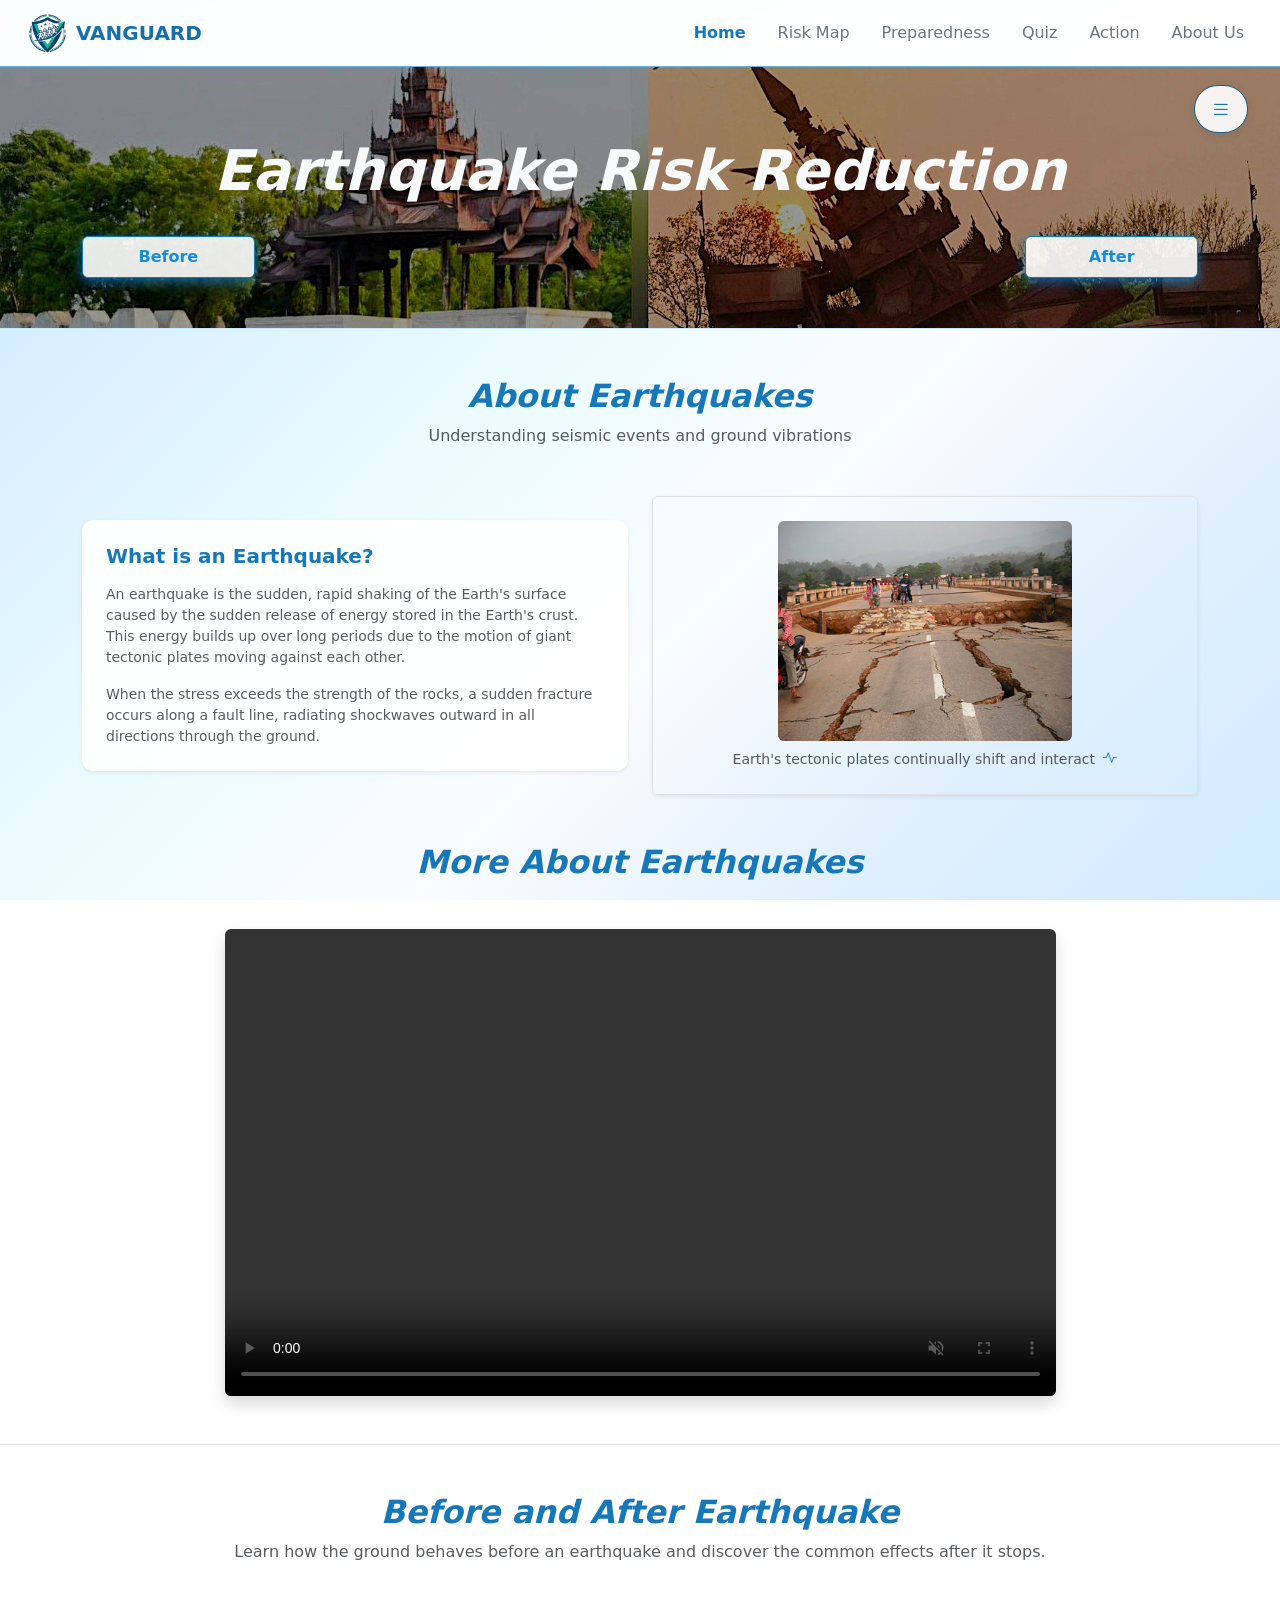
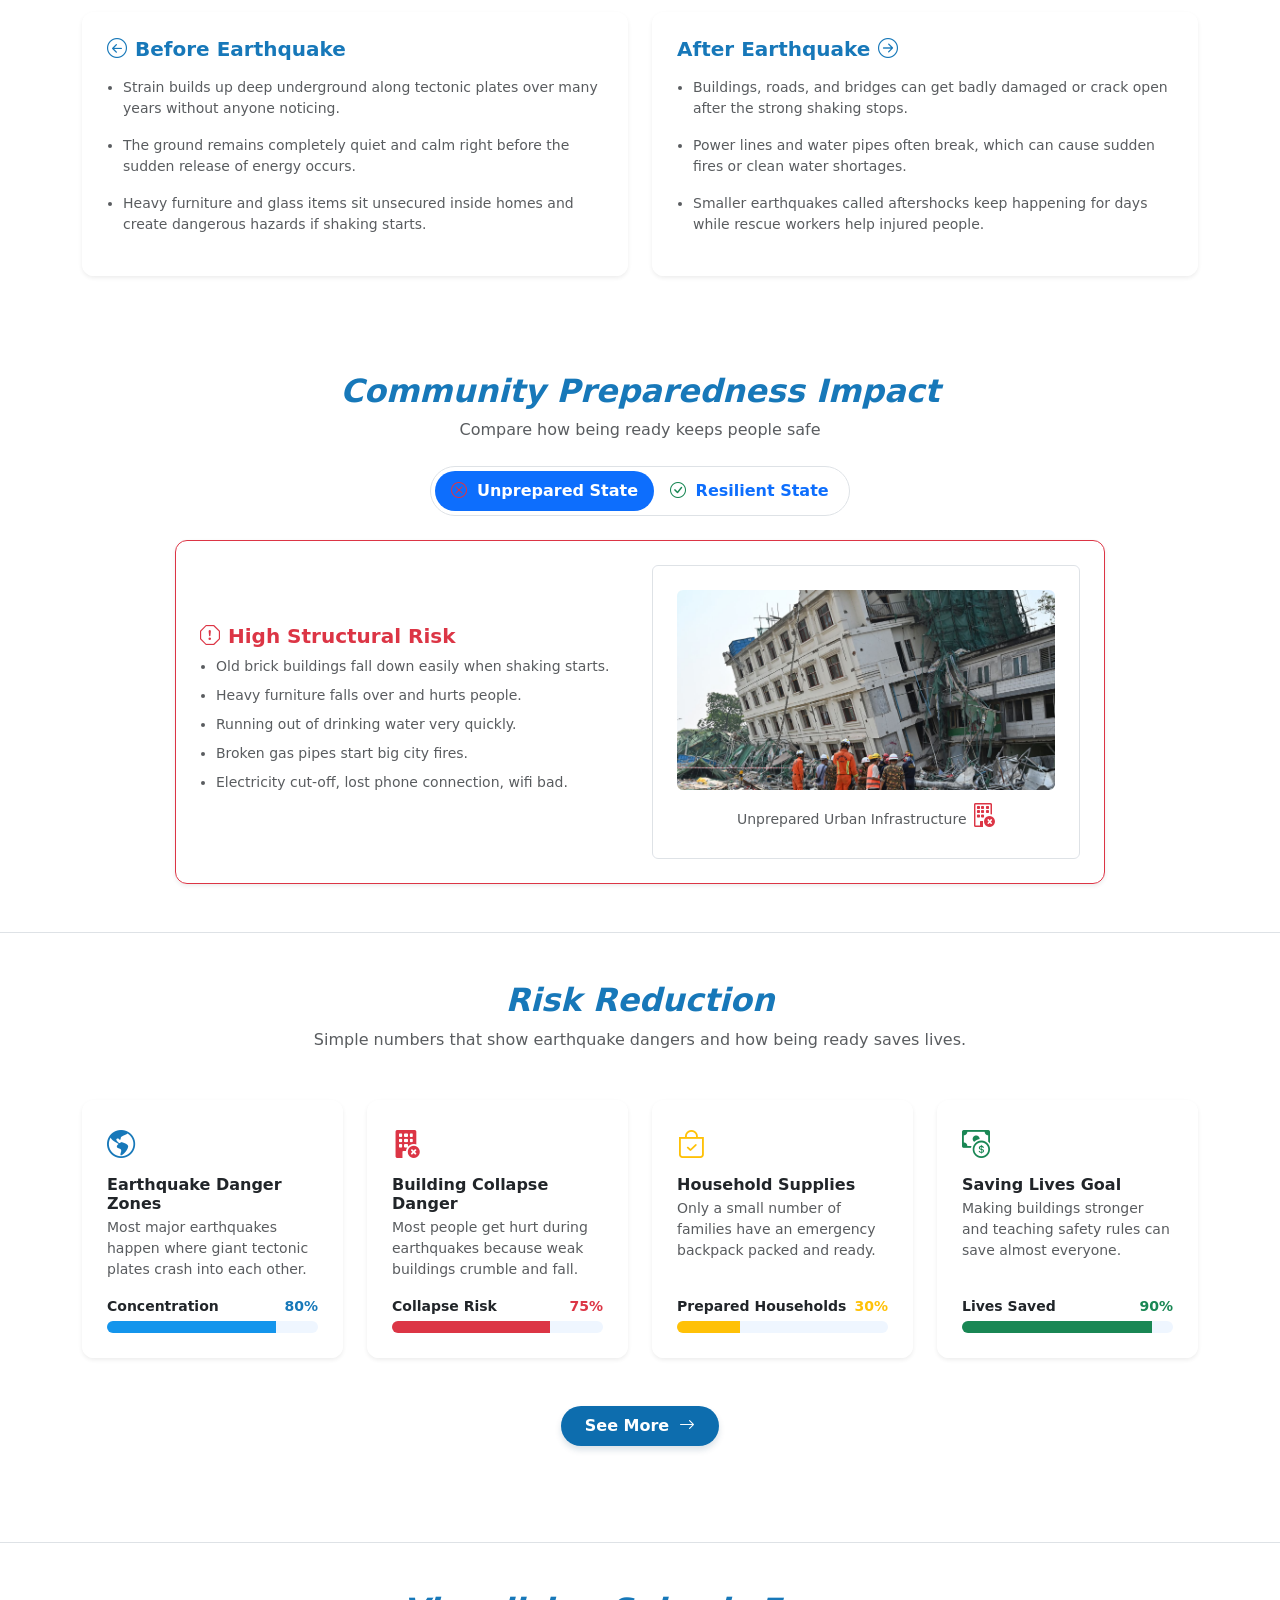
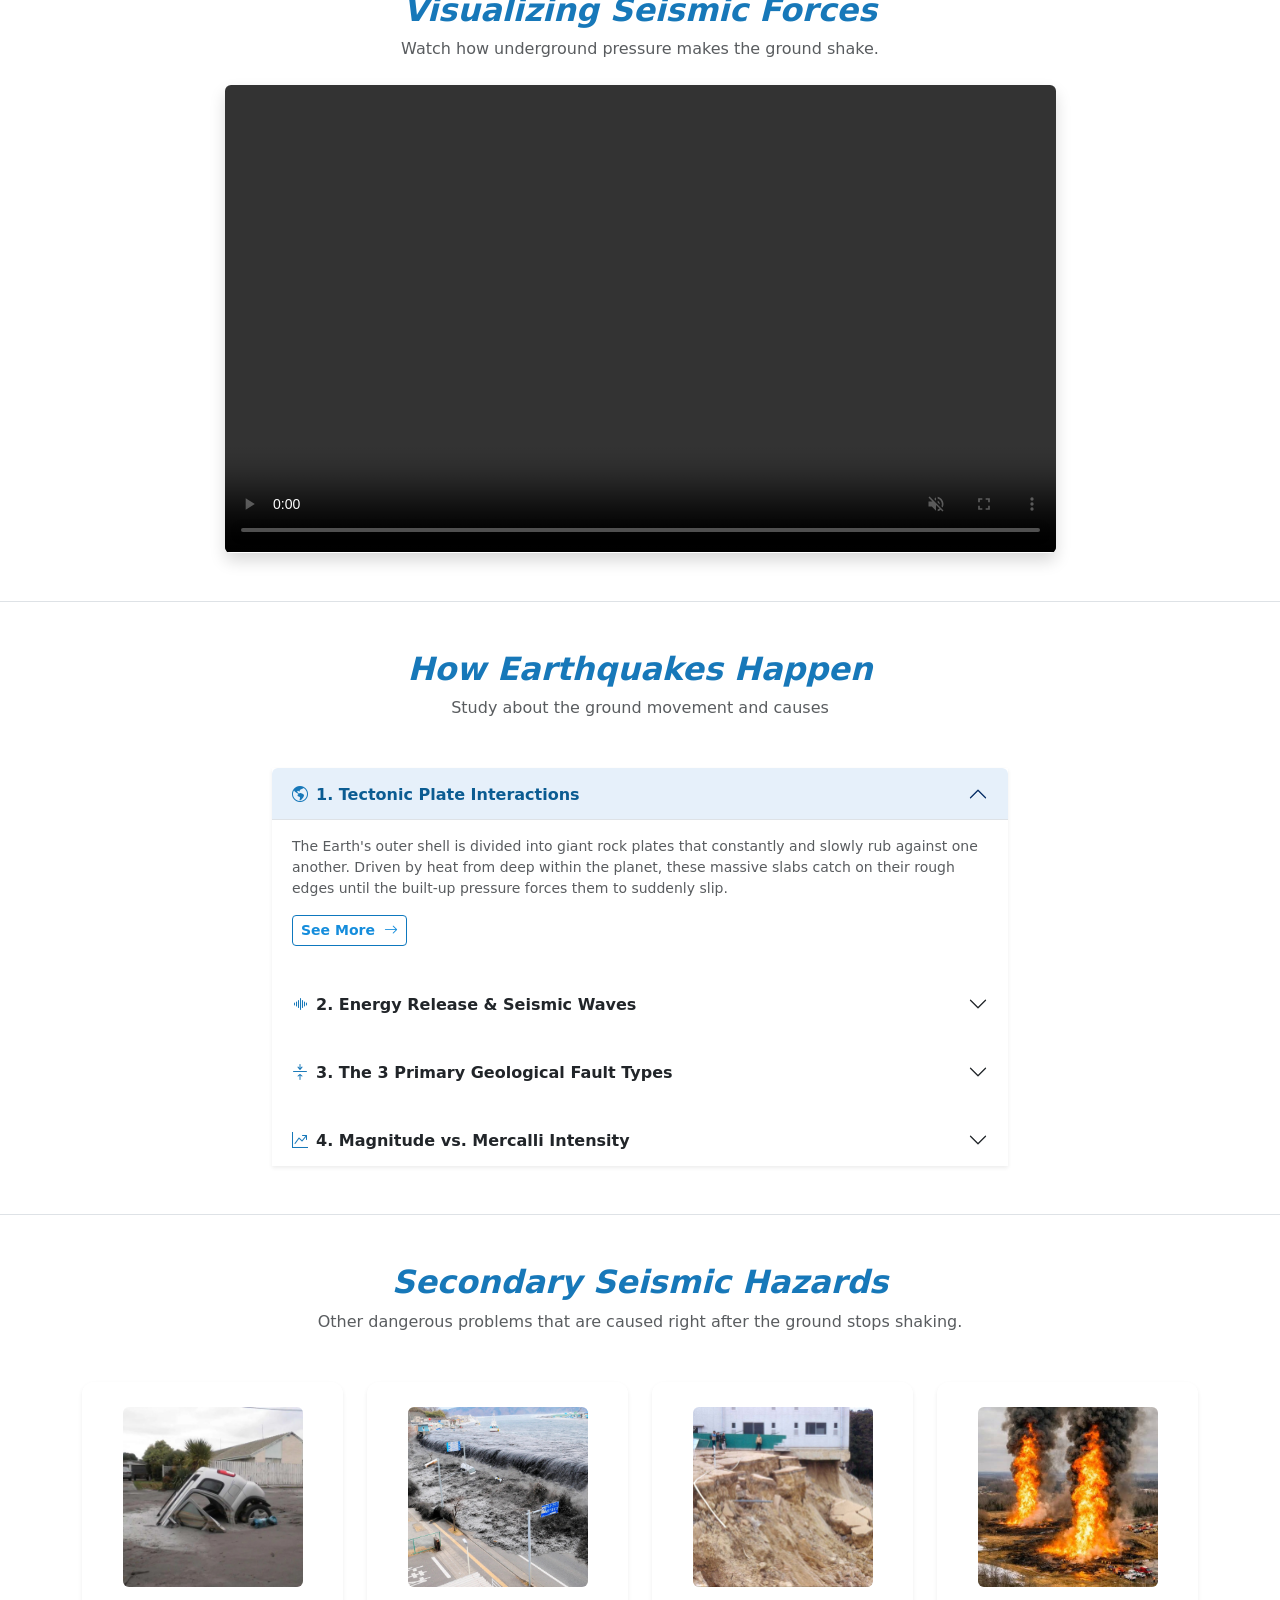
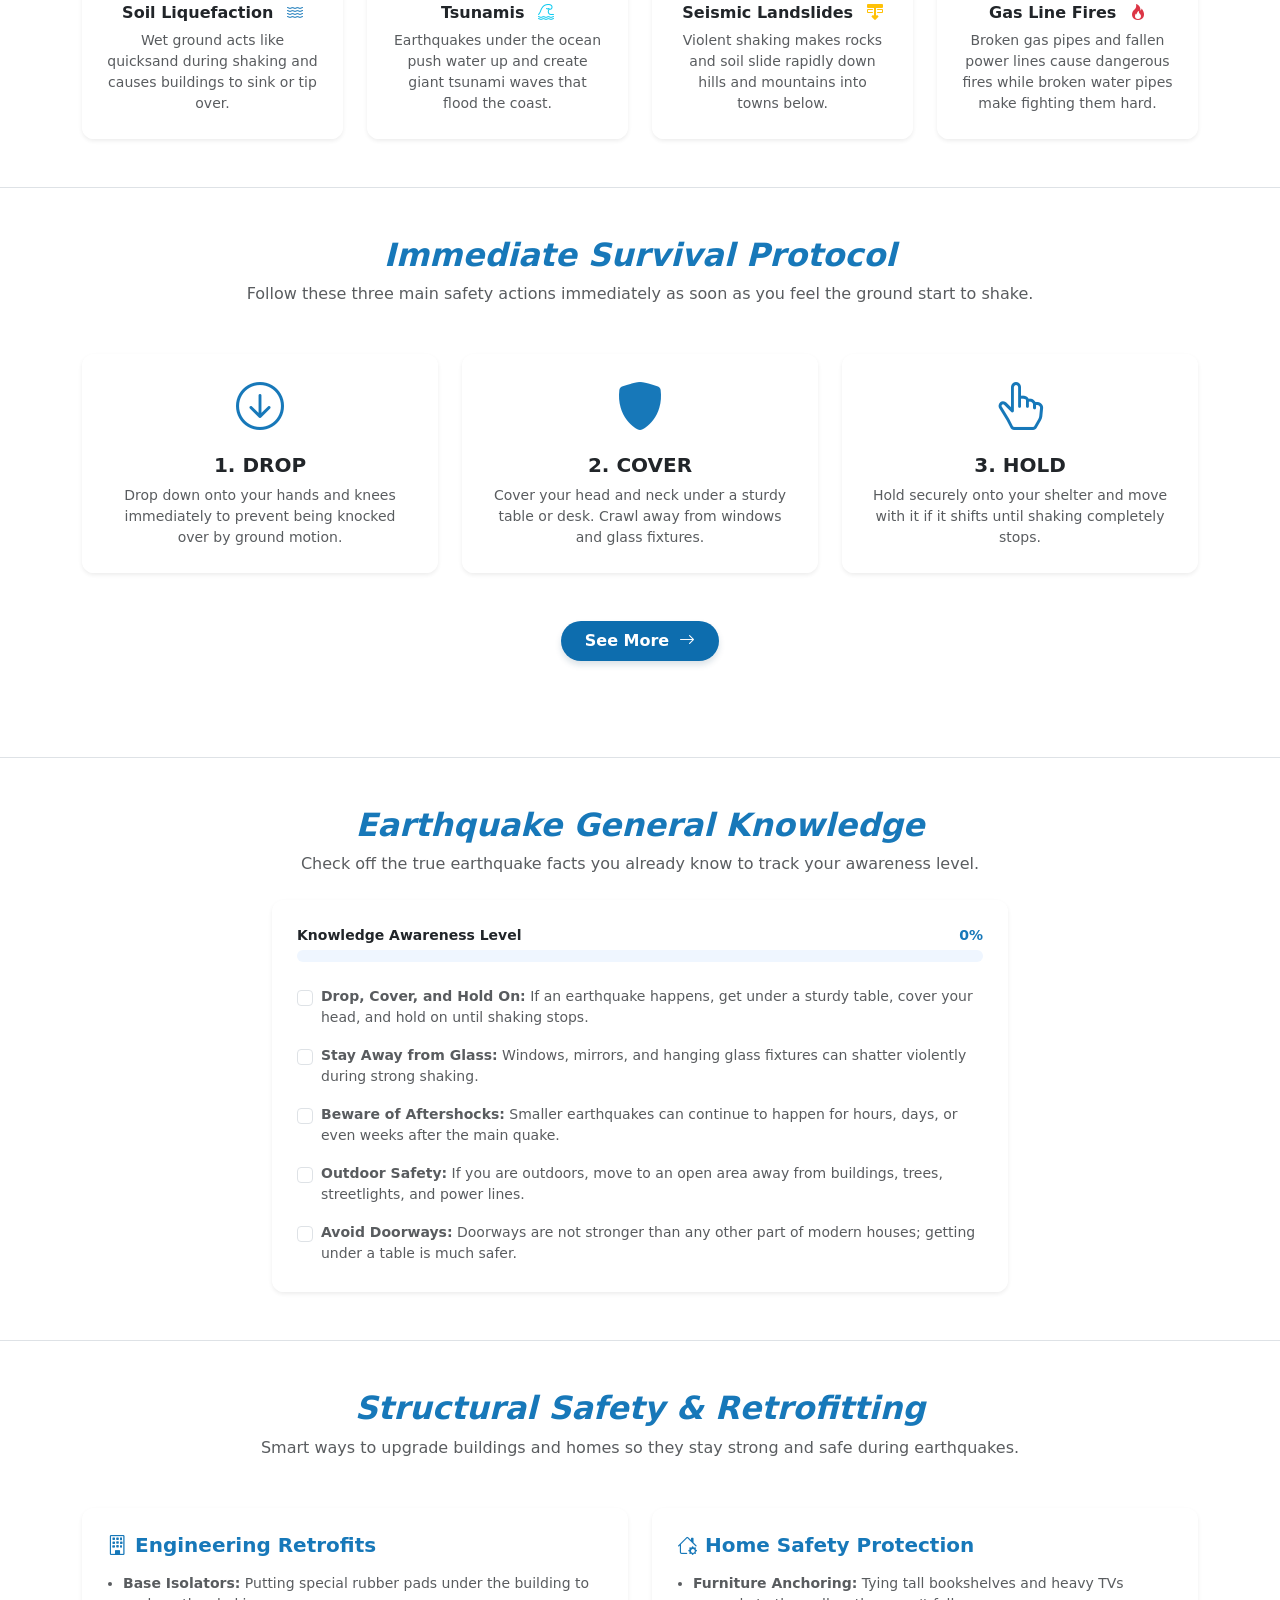
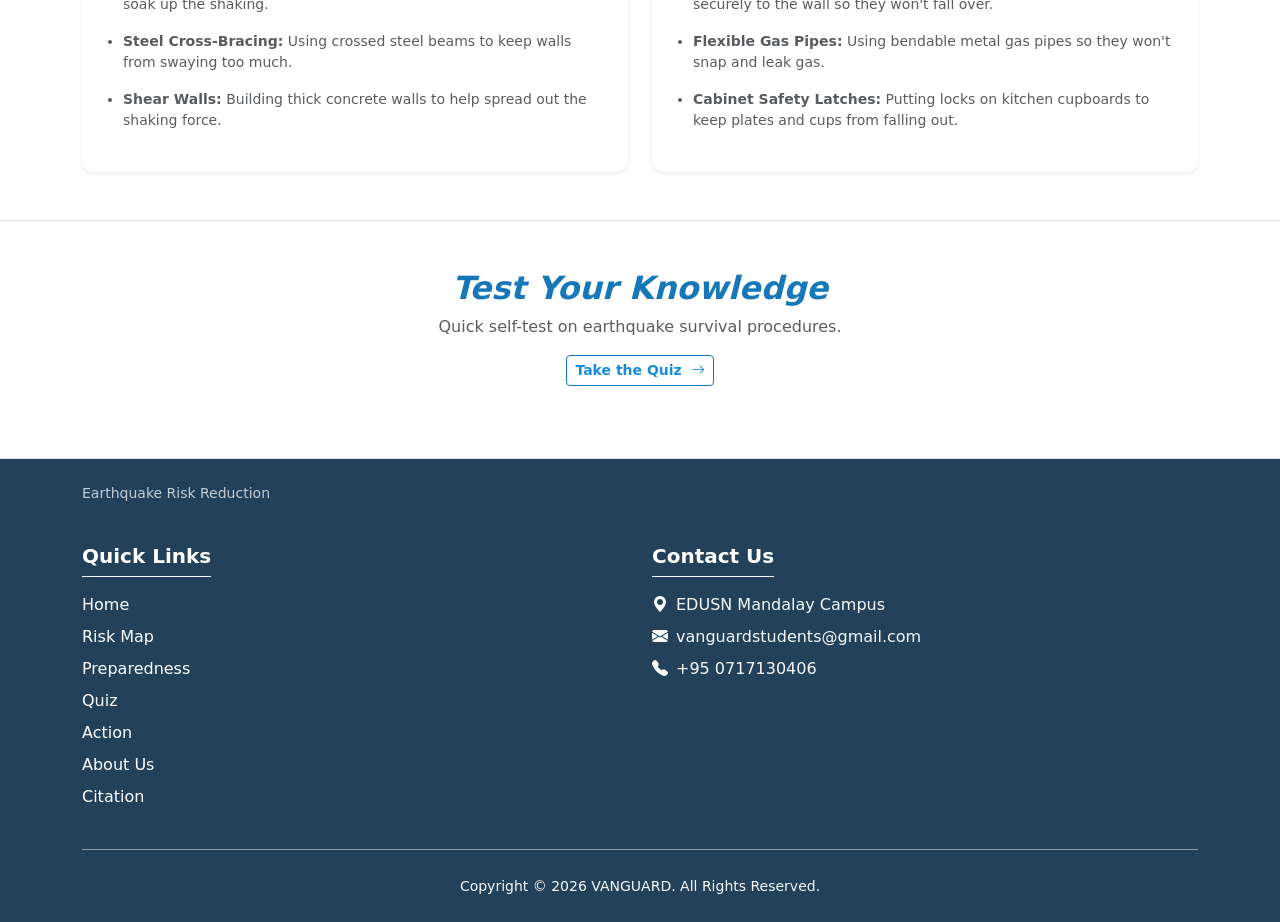
<file: index.html>
<!DOCTYPE html>
<html lang="en">
<head>
  <meta charset="UTF-8">
  <meta name="viewport" content="width=device-width, initial-scale=1.0">
  <title>VANGUARD</title>
  <link rel="stylesheet" href="https://cdn.jsdelivr.net/npm/bootstrap@5.3.3/dist/css/bootstrap.min.css">
  <link rel="stylesheet" href="https://cdn.jsdelivr.net/npm/bootstrap-icons@1.11.3/font/bootstrap-icons.min.css">
  <link rel="stylesheet" href="https://unpkg.com/aos@2.3.1/dist/aos.css">
  <script src="https://cdn.jsdelivr.net/npm/bootstrap@5.3.3/dist/js/bootstrap.bundle.min.js"></script>
  <script src="https://unpkg.com/aos@2.3.1/dist/aos.js"></script>
  <link rel="stylesheet" href="style.css">
  <link rel="shortcut icon" href="media/logo.png">
</head>
<body class="background">

  <!-- NAVBAR -->
  <nav class="navbar navbar-expand-lg sticky-top px-2 px-sm-3" data-aos="fade-down" data-aos-duration="600">
    <div class="container-fluid">

      <a class="navbar-brand d-flex align-items-center gap-2" href="index.html">
        <img src="media/logo.png" alt="logo" width="40" height="40" class="img-fluid">
        <span>VANGUARD</span>
      </a>

      <button class="navbar-toggler border-0" type="button" data-bs-toggle="collapse" data-bs-target="#navMenu" aria-controls="navMenu" aria-expanded="false" aria-label="Toggle navigation">
        <span class="navbar-toggler-icon"></span>
      </button>

      <div class="collapse navbar-collapse" id="navMenu">
        <ul class="navbar-nav ms-auto flex-column flex-lg-row gap-2 gap-lg-3 fw-medium my-2 my-lg-0">
          <li class="nav-item">
            <a class="nav-link active text-dark-blue fw-bold" href="index.html">Home</a>
          </li>
          <li class="nav-item">
            <a class="nav-link text-secondary" href="pages/riskmap.html">Risk Map</a>
          </li>
          <li class="nav-item">
            <a class="nav-link text-secondary" href="pages/preparedness.html">Preparedness</a>
          </li>
          <li class="nav-item">
            <a class="nav-link text-secondary" href="pages/quiz.html">Quiz</a>
          </li>
          <li class="nav-item">
            <a class="nav-link text-secondary" href="pages/action.html">Action</a>
          </li>
          <li class="nav-item">
            <a class="nav-link text-secondary" href="pages/aboutus.html">About Us</a>
          </li>
        </ul>
      </div>
    </div>
  </nav>

  <section class="hero-section text-center position-relative px-3" data-aos="fade">
    
    <div class="hero-menu-toggle px-2 d-none d-lg-block">
      <button class="btn rounded-pill px-3 py-2 fw-semibold d-flex align-items-center gap-2" type="button" data-bs-toggle="offcanvas" data-bs-target="#offcanvasNavbar">
        <i class="bi bi-list fs-5"></i>
      </button>
    </div>

    <div class="container position-relative">
      <div class="mb-3" data-aos="zoom-in" data-aos-delay="200">
        <h1 class="display-4 fw-bold text-light fst-italic">Earthquake Risk Reduction</h1>
      </div>
    
      <div class="row align-items-center justify-content-between g-3 mt-3">
        <div class="col-12 col-md-3 col-lg-2 text-md-start d-none d-md-block" data-aos="fade-right" data-aos-delay="400">
          <a href="#before" class="btn btn-dark-blue side-btn px-4 py-2 w-100">Before</a>
        </div>
        <div class="col-12 col-md-3 col-lg-2 text-md-end d-none d-md-block" data-aos="fade-left" data-aos-delay="400">
          <a href="#after" class="btn btn-dark-blue side-btn px-4 py-2 w-100">After</a>
        </div>
      </div>
    </div>
  </section>

  <!-- MENU -->
  <div class="offcanvas offcanvas-end shadow" tabindex="-1" id="offcanvasNavbar">
    <div class="offcanvas-header border-bottom">
      <h5 class="offcanvas-title fw-bold text-dark-blue d-flex align-items-center gap-2">
        <img src="media/logo.png" alt="logo" width="35" height="35">
        VANGUARD Menu
      </h5>
      <button type="button" class="btn-close" data-bs-dismiss="offcanvas" aria-label="Close"></button>
    </div>
    <div class="offcanvas-body">
      <ul class="navbar-nav justify-content-end flex-grow-1 pe-3">
        <li class="nav-item mb-2"><a class="nav-link active fw-bold text-dark-blue" href="index.html"><i class="bi bi-house-door me-2"></i>Home</a></li>
        <li class="nav-item mb-2"><a class="nav-link" href="#about-earthquake"><i class="bi bi-info-circle me-2"></i>About Earthquakes</a></li>
        <li class="nav-item mb-2"><a class="nav-link" href="#beforeafter"><i class="bi bi-sliders me-2"></i>Before and After Earthquake</a></li>
        <li class="nav-item mb-2"><a class="nav-link" href="#states"><i class="bi bi-building-check me-2"></i>Community Preparedness Impact</a></li>
        <li class="nav-item mb-2"><a class="nav-link" href="#stats"><i class="bi bi-bar-chart me-2"></i>Risk Reduction</a></li>
        <li class="nav-item mb-2"><a class="nav-link" href="#video"><i class="bi bi-play-btn me-2"></i>Visualizing Seismic Forces</a></li>
        <li class="nav-item mb-2"><a class="nav-link" href="#science"><i class="bi bi-journal-text me-2"></i>How Earthquakes Happen</a></li>
        <li class="nav-item mb-2"><a class="nav-link" href="#hazards"><i class="bi bi-exclamation-triangle me-2"></i>Secondary Seismic Hazards</a></li>
        <li class="nav-item mb-2"><a class="nav-link" href="#prepare"><i class="bi bi-check2-square me-2"></i>Immediate Survival Protocol</a></li>
        <li class="nav-item mb-2"><a class="nav-link" href="#knowledge"><i class="bi bi-backpack me-2"></i>Earthquake General Knowledge</a></li>
        <li class="nav-item mb-2"><a class="nav-link" href="#retrofitting"><i class="bi bi-building me-2"></i>Structural Safety & Retrofitting</a></li>
        <li class="nav-item mb-2"><a class="nav-link" href="#quiz"><i class="bi bi-patch-question me-2"></i>Test Your Knowledge</a></li>
      </ul>
      <div class="mt-4 p-3 rounded border shadow-sm">
        <small class="text-muted d-block mb-1">Year 9 PBL Project</small>
        <strong class="text-dark">Earthquake Risk Reduction</strong>
      </div>
    </div>
  </div>

  <!-- ABOUT EARTHQUAKE -->
  <section id="about-earthquake" class="py-5 border-bottom">
    <div class="container">
      <div class="text-center mb-5" data-aos="fade-up">
        <h2 class="fw-bold text-dark-blue fst-italic">About Earthquakes</h2>
        <p class="text-muted">Understanding seismic events and ground vibrations</p>
      </div>
      <div class="row g-4 align-items-center">
        <div class="col-md-6" data-aos="fade-right">
          <div class="card p-4 h-100 shadow-sm border-0">
            <h5 class="fw-bold text-dark-blue mb-3">What is an Earthquake?</h5>
            <p class="text-muted small mb-3">
              An earthquake is the sudden, rapid shaking of the Earth's surface caused by the sudden release of energy stored in the Earth's crust. This energy builds up over long periods due to the motion of giant tectonic plates moving against each other.
            </p>
            <p class="text-muted small mb-0">
              When the stress exceeds the strength of the rocks, a sudden fracture occurs along a fault line, radiating shockwaves outward in all directions through the ground.
            </p>
          </div>
        </div>
        <div class="col-md-6" data-aos="fade-left">
          <div class="p-4 text-center rounded border shadow-sm">
            <img src="media/eq.jpg" class="img-fluid rounded mb-2 style-img-max" style="max-height: 220px; object-fit: cover;" alt="Earthquake illustration">
            <p class="small text-muted mb-0">Earth's tectonic plates continually shift and interact <i class="bi bi-activity text-dark-blue ms-1"></i></p>
          </div>
        </div>
      </div>
    </div>

    <div class="container mt-3">
      <h2 class="fw-bold text-dark-blue fst-italic text-center mt-5 mb-5" data-aos="fade-up">More About Earthquakes</h2>
      <div class="row justify-content-center" data-aos="zoom-in">
        <div class="col-lg-9">
          <div class="ratio ratio-16x9 rounded overflow-hidden shadow">
            <video src="media/about earthquakes.mp4" controls muted class="w-100 h-100"></video>
          </div>
        </div>
      </div>
    </div>
  </section>

  <!-- Before After -->
  <section id="beforeafter" class="py-5">
    <div class="container">
      <div class="text-center mb-5" data-aos="fade-up">
        <h2 class="fw-bold text-dark-blue fst-italic">Before and After Earthquake</h2>
        <p class="text-muted">Learn how the ground behaves before an earthquake and discover the common effects after it stops.</p>
      </div>

      <div class="row g-4" id="before">
        <div class="col-md-6" data-aos="fade-right">
          <div class="card p-4 h-100 shadow-sm">
            <h5 class="fw-bold text-dark-blue mb-3"><i class="bi bi-arrow-left-circle me-2"></i>Before Earthquake</h5>
            <ul class="text-muted small ps-3 mb-0">
              <li class="mb-3">Strain builds up deep underground along tectonic plates over many years without anyone noticing.</li>
              <li class="mb-3">The ground remains completely quiet and calm right before the sudden release of energy occurs.</li>
              <li class="mb-3">Heavy furniture and glass items sit unsecured inside homes and create dangerous hazards if shaking starts.</li>
            </ul>
          </div>
        </div>

        <div class="col-md-6" id="after" data-aos="fade-left">
          <div class="card p-4 h-100 shadow-sm">
            <h5 class="fw-bold text-dark-blue mb-3">After Earthquake<i class="bi bi-arrow-right-circle ms-2"></i></h5>
            <ul class="text-muted small ps-3 mb-0">
              <li class="mb-3">Buildings, roads, and bridges can get badly damaged or crack open after the strong shaking stops.</li>
              <li class="mb-3">Power lines and water pipes often break, which can cause sudden fires or clean water shortages.</li>
              <li class="mb-3">Smaller earthquakes called aftershocks keep happening for days while rescue workers help injured people.</li>
            </ul>
          </div>
        </div>
      </div>
    </div>
  </section>

  <!-- TWO BUILDINGS -->
  <section id="states" class="py-5 border-bottom">
    <div class="container">
      <div class="text-center mb-4" data-aos="fade-up">
        <h2 class="fw-bold text-dark-blue fst-italic">Community Preparedness Impact</h2>
        <p class="text-muted">Compare how being ready keeps people safe</p>
      </div>

      <div class="d-flex justify-content-center mb-4" data-aos="zoom-in">
        <ul class="nav nav-pills p-1 rounded-pill border flex-column flex-sm-row" role="tablist">
          <li class="nav-item" role="presentation">
            <button class="nav-link active rounded-pill fw-bold w-100" id="before-tab" data-bs-toggle="pill" data-bs-target="#tab-before" type="button" role="tab">
              <i class="bi bi-x-circle me-1 text-danger"></i> Unprepared State
            </button>
          </li>
          <li class="nav-item" role="presentation">
            <button class="nav-link rounded-pill fw-bold w-100" id="after-tab" data-bs-toggle="pill" data-bs-target="#tab-after" type="button" role="tab">
              <i class="bi bi-check-circle me-1 text-success"></i> Resilient State
            </button>
          </li>
        </ul>
      </div>

      <div class="tab-content col-lg-10 mx-auto" data-aos="fade-up">
        <div class="tab-pane fade show active" id="tab-before" role="tabpanel">
          <div class="card p-4 border-danger border-opacity-20 shadow-sm">
            <div class="row align-items-center g-4">
              <div class="col-md-6">
                <h5 class="fw-bold text-danger"><i class="bi bi-exclamation-octagon me-2"></i>High Structural Risk</h5>
                <ul class="text-muted small ps-3 mb-0">
                  <li class="mb-2">Old brick buildings fall down easily when shaking starts.</li>
                  <li class="mb-2">Heavy furniture falls over and hurts people.</li>
                  <li class="mb-2">Running out of drinking water very quickly.</li>
                  <li class="mb-2">Broken gas pipes start big city fires.</li>
                  <li class="mb-2">Electricity cut-off, lost phone connection, wifi bad.</li>
                </ul>
              </div>
              <div class="col-md-6 text-center">
                <div class="p-4 rounded border">
                  <img src="media/collapse.jpg" class="img-fluid rounded" style="max-height: 200px; width: 100%; object-fit: cover;" alt="Collapse">
                  <p class="small text-muted mt-2 mb-0">Unprepared Urban Infrastructure <i class="bi bi-building-x fs-4 text-danger"></i></p>
                </div>
              </div>
            </div>
          </div>
        </div>

        <div class="tab-pane fade" id="tab-after" role="tabpanel">
          <div class="card p-4 border-success border-opacity-20 shadow-sm">
            <div class="row align-items-center g-4">
              <div class="col-md-6">
                <h5 class="fw-bold text-success"><i class="bi bi-shield-check me-2"></i>Mitigated Seismic Risk</h5>
                <ul class="text-muted small ps-3 mb-0">
                  <li class="mb-2">Strong buildings that stop the ground shaking from hurting them.</li>
                  <li class="mb-2">Gas pipes that turn off by themselves so they don't leak.</li>
                  <li class="mb-2">Families having a backpack with 3 days of food and water.</li>
                  <li class="mb-2">Knowing right away to get under a table and hold on.</li>
                  <li class="mb-2">Backup power systems emergency mesh networks, community communication protocols.</li>
                </ul>
              </div>
              <div class="col-md-6 text-center">
                <div class="p-4 rounded border">
                  <img src="media/strong.webp" class="img-fluid rounded" style="max-height: 200px; width: 100%; object-fit: cover;" alt="Strong Structure">
                  <p class="small text-muted mt-2 mb-0">Seismically Retrofitted Architecture <i class="bi bi-building-check fs-4 text-success"></i></p>
                </div>
              </div>
            </div>
          </div>
        </div>
      </div>
    </div>
  </section>

  <!-- PROGRESS BARS -->
  <section id="stats" class="py-5">
    <div class="container">
      <div class="text-center mb-5" data-aos="fade-up">
        <h2 class="fw-bold text-dark-blue fst-italic">Risk Reduction</h2>
        <p class="text-muted">Simple numbers that show earthquake dangers and how being ready saves lives.</p>
      </div>

      <div class="row g-4">
        <div class="col-sm-6 col-lg-3" data-aos="fade-up" data-aos-delay="100">
          <div class="card p-4 h-100 shadow-sm">
            <div class="fs-3 text-dark-blue mb-2"><i class="bi bi-globe-americas"></i></div>
            <h6 class="fw-bold mb-1">Earthquake Danger Zones</h6>
            <p class="text-muted small">Most major earthquakes happen where giant tectonic plates crash into each other.</p>
            <div class="mt-auto">
              <div class="d-flex justify-content-between small fw-bold mb-1">
                <span>Concentration</span>
                <span class="text-dark-blue">80%</span>
              </div>
              <div class="progress"><div class="progress-bar bg-dark-blue" style="width: 80%"></div></div>
            </div>
          </div>
        </div>

        <div class="col-sm-6 col-lg-3" data-aos="fade-up" data-aos-delay="200">
          <div class="card p-4 h-100 shadow-sm">
            <div class="fs-3 text-danger mb-2"><i class="bi bi-building-fill-x"></i></div>
            <h6 class="fw-bold mb-1">Building Collapse Danger</h6>
            <p class="text-muted small">Most people get hurt during earthquakes because weak buildings crumble and fall.</p>
            <div class="mt-auto">
              <div class="d-flex justify-content-between small fw-bold mb-1">
                <span>Collapse Risk</span>
                <span class="text-danger">75%</span>
              </div>
              <div class="progress"><div class="progress-bar bg-danger" style="width: 75%"></div></div>
            </div>
          </div>
        </div>

        <div class="col-sm-6 col-lg-3" data-aos="fade-up" data-aos-delay="300">
          <div class="card p-4 h-100 shadow-sm">
            <div class="fs-3 text-warning mb-2"><i class="bi bi-bag-check"></i></div>
            <h6 class="fw-bold mb-1">Household Supplies</h6>
            <p class="text-muted small">Only a small number of families have an emergency backpack packed and ready.</p>
            <div class="mt-auto">
              <div class="d-flex justify-content-between small fw-bold mb-1">
                <span>Prepared Households</span>
                <span class="text-warning">30%</span>
              </div>
              <div class="progress"><div class="progress-bar bg-warning" style="width: 30%"></div></div>
            </div>
          </div>
        </div>

        <div class="col-sm-6 col-lg-3" data-aos="fade-up" data-aos-delay="400">
          <div class="card p-4 h-100 shadow-sm">
            <div class="fs-3 text-success mb-2"><i class="bi bi-cash-coin"></i></div>
            <h6 class="fw-bold mb-1">Saving Lives Goal</h6>
            <p class="text-muted small">Making buildings stronger and teaching safety rules can save almost everyone.</p>
            <div class="mt-auto">
              <div class="d-flex justify-content-between small fw-bold mb-1">
                <span>Lives Saved</span>
                <span class="text-success">90%</span>
              </div>
              <div class="progress"><div class="progress-bar bg-success" style="width: 90%"></div></div>
            </div>
          </div>
        </div>
      </div>
    </div>

    <div class="text-center mt-5 mb-5" data-aos="zoom-in">
      <a href="pages/riskmap.html" class="btn seemore px-4 py-2 rounded-pill fw-bold">
        See More <i class="bi bi-arrow-right ms-1"></i>
      </a>
    </div>
  </section>

  <!-- VIDEO -->
  <section id="video" class="py-5 border-top border-bottom">
    <div class="container">
      <div class="text-center mb-4" data-aos="fade-up">
        <h2 class="fw-bold text-dark-blue fst-italic">Visualizing Seismic Forces</h2>
        <p class="text-muted">Watch how underground pressure makes the ground shake.</p>
      </div>

      <div class="row justify-content-center" data-aos="zoom-in">
        <div class="col-lg-9">
          <div class="ratio ratio-16x9 rounded overflow-hidden shadow">
            <video src="media/seismic forces.mp4" controls muted class="w-100 h-100"></video>
          </div>
        </div>
      </div>
    </div>
  </section>

  <!-- SCIENCE -->
  <section id="science" class="py-5">
    <div class="container">
      <div class="text-center mb-5" data-aos="fade-up">
        <h2 class="fw-bold text-dark-blue fst-italic">How Earthquakes Happen</h2>
        <p class="text-muted">Study about the ground movement and causes</p>
      </div>

      <div class="row justify-content-center">
        <div class="col-lg-8" data-aos="fade-up">
          <div class="accordion shadow-sm" id="scienceAccordion">
            <div class="accordion-item border-0 mb-3 rounded overflow-hidden border">
              <h2 class="accordion-header">
                <button class="accordion-button fw-bold" type="button" data-bs-toggle="collapse" data-bs-target="#collapseOne">
                  <i class="bi bi-globe-americas text-dark-blue me-2"></i> 1. Tectonic Plate Interactions
                </button>
              </h2>
              <div id="collapseOne" class="accordion-collapse collapse show" data-bs-parent="#scienceAccordion">
                <div class="accordion-body text-muted small">
                  The Earth's outer shell is divided into giant rock plates that constantly and slowly rub against one another. Driven by heat from deep within the planet, these massive slabs catch on their rough edges until the built-up pressure forces them to suddenly slip.
                  <div class="mt-3">
                    <a href="pages/riskmap.html" class="btn btn-dark-blue btn-sm fw-bold">See More <i class="bi bi-arrow-right ms-1"></i></a>
                  </div>
                </div>
              </div>
            </div>

            <div class="accordion-item border-0 mb-3 rounded overflow-hidden border">
              <h2 class="accordion-header">
                <button class="accordion-button collapsed fw-bold" type="button" data-bs-toggle="collapse" data-bs-target="#collapseTwo">
                  <i class="bi bi-soundwave text-dark-blue me-2"></i> 2. Energy Release & Seismic Waves
                </button>
              </h2>
              <div id="collapseTwo" class="accordion-collapse collapse" data-bs-parent="#scienceAccordion">
                <div class="accordion-body text-muted small">
                  Deep underground, rocks endure intense pressure that slowly builds up over time. When the rock can no longer handle the stress, it snaps and breaks. This sudden release of energy sends fast-moving waves racing upward toward the surface, creating the ground shaking we experience.
                  <div class="mt-3">
                    <a href="pages/riskmap.html" class="btn btn-dark-blue btn-sm fw-bold">See More <i class="bi bi-arrow-right ms-1"></i></a>
                  </div>
                </div>
              </div>
            </div>

            <div class="accordion-item border-0 mb-3 rounded overflow-hidden border">
              <h2 class="accordion-header">
                <button class="accordion-button collapsed fw-bold" type="button" data-bs-toggle="collapse" data-bs-target="#collapseThree">
                  <i class="bi bi-arrows-collapse text-dark-blue me-2"></i> 3. The 3 Primary Geological Fault Types
                </button>
              </h2>
              <div id="collapseThree" class="accordion-collapse collapse" data-bs-parent="#scienceAccordion">
                <div class="accordion-body text-muted small">
                  <ul>
                    <li><strong>Strike-Slip Fault:</strong> Two large pieces of land slide past each other horizontally side by side.</li>
                    <li><strong>Normal Fault:</strong> The ground stretches apart from tension and causes one side of the rock to drop lower.</li>
                    <li><strong>Reverse Fault:</strong> Two pieces of ground push together until one piece gets pushed up higher than the other.</li>
                  </ul>
                  <div class="mt-3">
                    <a href="pages/riskmap.html" class="btn btn-dark-blue btn-sm fw-bold">See More <i class="bi bi-arrow-right ms-1"></i></a>
                  </div>
                </div>
              </div>
            </div>

            <div class="accordion-item border-0 rounded overflow-hidden border">
              <h2 class="accordion-header">
                <button class="accordion-button collapsed fw-bold" type="button" data-bs-toggle="collapse" data-bs-target="#collapseFour">
                  <i class="bi bi-graph-up-arrow text-dark-blue me-2"></i> 4. Magnitude vs. Mercalli Intensity
                </button>
              </h2>
              <div id="collapseFour" class="accordion-collapse collapse" data-bs-parent="#scienceAccordion">
                <div class="accordion-body text-muted small">
                  <strong>Moment Magnitude (M):</strong> A scale used by scientists to measure the total amount of power released deep underground.<br>
                  <strong>Modified Mercalli Intensity (MMI):</strong> A measurement of how much shaking people actually feel and how much damage happens on the surface.
                  <div class="mt-3">
                    <a href="pages/riskmap.html" class="btn btn-dark-blue btn-sm fw-bold">See More <i class="bi bi-arrow-right ms-1"></i></a>
                  </div>
                </div>
              </div>
            </div>
          </div>
        </div>
      </div>
    </div>
  </section>

  <!-- HAZARDS -->
  <section id="hazards" class="py-5 border-top border-bottom">
    <div class="container">
      <div class="text-center mb-5" data-aos="fade-up">
        <h2 class="fw-bold text-dark-blue fst-italic">Secondary Seismic Hazards</h2>
        <p class="text-muted">Other dangerous problems that are caused right after the ground stops shaking.</p>
      </div>

      <div class="row g-4">
        <div class="col-sm-6 col-lg-3" data-aos="flip-left" data-aos-delay="100">
          <div class="card p-4 h-100 text-center shadow-sm">
            <div class="d-flex justify-content-center align-items-center">
              <img src="media/soil.jpg" class="img-fluid rounded" style="max-height: 180px; object-fit: cover;" alt="Soil Liquefaction">
            </div>
            <h6 class="fw-bold mt-3">Soil Liquefaction <i class="text-dark-blue ms-2 bi bi-water"></i></h6>
            <p class="text-muted small mb-0">Wet ground acts like quicksand during shaking and causes buildings to sink or tip over.</p>
          </div>
        </div>

        <div class="col-sm-6 col-lg-3" data-aos="flip-left" data-aos-delay="200">
          <div class="card p-4 h-100 text-center shadow-sm">
            <div class="d-flex justify-content-center align-items-center">
              <img src="media/tsunami.jpg" class="img-fluid rounded" style="max-height: 180px; object-fit: cover;" alt="Tsunami">
            </div>
            <h6 class="fw-bold mt-3">Tsunamis <i class="text-info bi bi-tsunami ms-2"></i></h6>
            <p class="text-muted small mb-0">Earthquakes under the ocean push water up and create giant tsunami waves that flood the coast.</p>
          </div>
        </div>

        <div class="col-sm-6 col-lg-3" data-aos="flip-left" data-aos-delay="300">
          <div class="card p-4 h-100 text-center shadow-sm">
            <div class="d-flex justify-content-center align-items-center">
              <img src="media/landslide.jpg" class="img-fluid rounded" style="max-height: 180px; object-fit: cover;" alt="Landslide">
            </div>
            <h6 class="fw-bold mt-3">Seismic Landslides <i class="bi bi-layer-backward text-warning ms-2"></i></h6>
            <p class="text-muted small mb-0">Violent shaking makes rocks and soil slide rapidly down hills and mountains into towns below.</p>
          </div>
        </div>

        <div class="col-sm-6 col-lg-3" data-aos="flip-left" data-aos-delay="400">
          <div class="card p-4 h-100 text-center shadow-sm">
            <div class="d-flex justify-content-center align-items-center">
              <img src="media/gaslinefire.jpg" class="img-fluid rounded" style="max-height: 180px; object-fit: cover;" alt="Gas Line Fire">
            </div>
            <h6 class="fw-bold mt-3">Gas Line Fires <i class="bi bi-fire text-danger ms-2"></i></h6>
            <p class="text-muted small mb-0">Broken gas pipes and fallen power lines cause dangerous fires while broken water pipes make fighting them hard.</p>
          </div>
        </div>
      </div>
    </div>
  </section>

  <!-- ACTION -->
  <section id="prepare" class="py-5">
    <div class="container">
      <div class="text-center mb-5" data-aos="fade-up">
        <h2 class="fw-bold text-dark-blue fst-italic">Immediate Survival Protocol</h2>
        <p class="text-muted">Follow these three main safety actions immediately as soon as you feel the ground start to shake.</p>
      </div>

      <div class="row g-4">
        <div class="col-md-4" data-aos="zoom-in" data-aos-delay="100">
          <div class="card p-4 h-100 text-center shadow-sm">
            <div class="display-5 text-dark-blue mb-3">
              <i class="bi bi-arrow-down-circle"></i> 
            </div>
            <h5 class="fw-bold">1. DROP</h5>
            <p class="text-muted small mb-0">Drop down onto your hands and knees immediately to prevent being knocked over by ground motion.</p>
          </div>
        </div>
        <div class="col-md-4" data-aos="zoom-in" data-aos-delay="200">
          <div class="card p-4 h-100 text-center shadow-sm">
            <div class="display-5 text-dark-blue mb-3">
              <i class="bi bi-shield-fill"></i> 
            </div>
            <h5 class="fw-bold">2. COVER</h5>
            <p class="text-muted small mb-0">Cover your head and neck under a sturdy table or desk. Crawl away from windows and glass fixtures.</p>
          </div>
        </div>
        <div class="col-md-4" data-aos="zoom-in" data-aos-delay="300">
          <div class="card p-4 h-100 text-center shadow-sm">
            <div class="display-5 text-dark-blue mb-3">
              <i class="bi bi-hand-index-thumb"></i>
            </div>
            <h5 class="fw-bold">3. HOLD</h5>
            <p class="text-muted small mb-0">Hold securely onto your shelter and move with it if it shifts until shaking completely stops.</p>
          </div>
        </div>
      </div>

      <div class="text-center mt-5 mb-5" data-aos="zoom-in">
        <a href="pages/preparedness.html" class="btn seemore px-4 py-2 rounded-pill fw-bold">
          See More <i class="bi bi-arrow-right ms-1"></i>
        </a>
      </div>
    </div>
  </section>

  <!-- CHECKLIST -->
  <section id="knowledge" class="py-5 border-top border-bottom">
    <div class="container">
      <div class="text-center mb-4" data-aos="fade-up">
        <h2 class="fw-bold text-dark-blue fst-italic">Earthquake General Knowledge</h2>
        <p class="text-muted">Check off the true earthquake facts you already know to track your awareness level.</p>
      </div>
      <div class="row justify-content-center">
        <div class="col-lg-8" data-aos="fade-up">
          <div class="card p-4 shadow-sm">
            <div class="mb-4">
              <div class="d-flex justify-content-between small fw-bold mb-1">
                <span>Knowledge Awareness Level</span><span id="eqPercent" class="text-dark-blue">0%</span>
              </div>
              <div class="progress"><div id="eqProgressBar" class="progress-bar bg-dark-blue" style="width: 0%"></div></div>
            </div>
            <div class="form-check mb-3">
              <input class="form-check-input eq-check" type="checkbox" id="fact1" onclick="earthquake()">
              <label class="form-check-label text-muted small" for="fact1"><strong>Drop, Cover, and Hold On:</strong> If an earthquake happens, get under a sturdy table, cover your head, and hold on until shaking stops.</label>
            </div>
            <div class="form-check mb-3">
              <input class="form-check-input eq-check" type="checkbox" id="fact2" onclick="earthquake()">
              <label class="form-check-label text-muted small" for="fact2"><strong>Stay Away from Glass:</strong> Windows, mirrors, and hanging glass fixtures can shatter violently during strong shaking.</label>
            </div>
            <div class="form-check mb-3">
              <input class="form-check-input eq-check" type="checkbox" id="fact3" onclick="earthquake()">
              <label class="form-check-label text-muted small" for="fact3"><strong>Beware of Aftershocks:</strong> Smaller earthquakes can continue to happen for hours, days, or even weeks after the main quake.</label>
            </div>
            <div class="form-check mb-3">
              <input class="form-check-input eq-check" type="checkbox" id="fact4" onclick="earthquake()">
              <label class="form-check-label text-muted small" for="fact4"><strong>Outdoor Safety:</strong> If you are outdoors, move to an open area away from buildings, trees, streetlights, and power lines.</label>
            </div>
            <div class="form-check">
              <input class="form-check-input eq-check" type="checkbox" id="fact5" onclick="earthquake()">
              <label class="form-check-label text-muted small" for="fact5"><strong>Avoid Doorways:</strong> Doorways are not stronger than any other part of modern houses; getting under a table is much safer.</label>
            </div>
          </div>
        </div>
      </div>
    </div>
  </section>

  <!-- RETROFITTING -->
  <section id="retrofitting" class="py-5">
    <div class="container">
      <div class="text-center mb-5" data-aos="fade-up">
        <h2 class="fw-bold text-dark-blue fst-italic">Structural Safety & Retrofitting</h2>
        <p class="text-muted">Smart ways to upgrade buildings and homes so they stay strong and safe during earthquakes.</p>
      </div>

      <div class="row g-4">
        <div class="col-md-6" data-aos="fade-right">
          <div class="card p-4 h-100 shadow-sm">
            <h5 class="fw-bold text-dark-blue mb-3"><i class="bi bi-building me-2"></i>Engineering Retrofits</h5>
            <ul class="text-muted small ps-3 mb-0">
              <li class="mb-3"><strong>Base Isolators:</strong> Putting special rubber pads under the building to soak up the shaking.</li>
              <li class="mb-3"><strong>Steel Cross-Bracing:</strong> Using crossed steel beams to keep walls from swaying too much.</li>
              <li class="mb-3"><strong>Shear Walls:</strong> Building thick concrete walls to help spread out the shaking force.</li>
            </ul>
          </div>
        </div>

        <div class="col-md-6" data-aos="fade-left">
          <div class="card p-4 h-100 shadow-sm">
            <h5 class="fw-bold text-dark-blue mb-3"><i class="bi bi-house-gear me-2"></i>Home Safety Protection</h5>
            <ul class="text-muted small ps-3 mb-0">
              <li class="mb-3"><strong>Furniture Anchoring:</strong> Tying tall bookshelves and heavy TVs securely to the wall so they won't fall over.</li>
              <li class="mb-3"><strong>Flexible Gas Pipes:</strong> Using bendable metal gas pipes so they won't snap and leak gas.</li>
              <li class="mb-3"><strong>Cabinet Safety Latches:</strong> Putting locks on kitchen cupboards to keep plates and cups from falling out.</li>
            </ul>
          </div>
        </div>
      </div>
    </div>
  </section>

  <!-- QUIZ -->
  <section id="quiz" class="py-5 border-top border-bottom">
    <div class="container">
      <div class="text-center mb-4" data-aos="zoom-in">
        <h2 class="fw-bold text-dark-blue fst-italic">Test Your Knowledge</h2>
        <p class="text-muted">Quick self-test on earthquake survival procedures.</p>
        <div class="mt-3">
          <a href="pages/quiz.html" class="btn btn-dark-blue btn-sm fw-bold">Take the Quiz <i class="bi bi-arrow-right ms-1"></i></a>
        </div>
      </div>
    </div>
  </section>

  <!-- FOOTER -->
  <footer class="py-4 text-white" data-aos="fade">
    <div class="container">
      <div class="row mb-4 text-center text-md-start">
        <div class="col-12">
          <p class="text-light opacity-75 small">Earthquake Risk Reduction</p>
        </div>
      </div>

      <div class="row text-center text-md-start">
        <div class="col-md-6 mb-4 mb-md-0">
          <h5 class="fw-bold mb-3 border-bottom border-light pb-2 d-inline-block">Quick Links</h5>
          <ul class="list-unstyled">
            <li class="mb-2"><a href="index.html" class="text-white text-decoration-none hover-link">Home</a></li>
            <li class="mb-2"><a href="pages/riskmap.html" class="text-white text-decoration-none hover-link">Risk Map</a></li>
            <li class="mb-2"><a href="pages/preparedness.html" class="text-white text-decoration-none hover-link">Preparedness</a></li>
            <li class="mb-2"><a href="pages/quiz.html" class="text-white text-decoration-none hover-link">Quiz</a></li>
            <li class="mb-2"><a href="pages/action.html" class="text-white text-decoration-none hover-link">Action</a></li>
            <li class="mb-2"><a href="pages/aboutus.html" class="text-white text-decoration-none hover-link">About Us</a></li>
            <li class="mb-2"><a href="citation.docx" class="text-white text-decoration-none hover-link">Citation</a></li>
          </ul>
        </div>

        <div class="col-md-6">
          <h5 class="fw-bold mb-3 border-bottom border-light pb-2 d-inline-block">Contact Us</h5>
          <ul class="list-unstyled text-light">
            <li class="mb-2"><i class="bi bi-geo-alt-fill me-2"></i>EDUSN Mandalay Campus</li>
            <li class="mb-2"><i class="bi bi-envelope-fill me-2"></i>vanguardstudents@gmail.com</li>
            <li class="mb-2"><i class="bi bi-telephone-fill me-2"></i>+95 0717130406</li>
          </ul>
        </div>
      </div>

      <hr class="my-4 border-light opacity-50">

      <div class="row">
        <div class="col-12 text-center">
          <small class="text-light">Copyright &copy; 2026 VANGUARD. All Rights Reserved.</small>
        </div>
      </div>
    </div>
  </footer>

  <script>
    function earthquake() {
      const checkboxes = document.querySelectorAll('.eq-check');
      let checkedCount = 0;
      checkboxes.forEach(cb => { if (cb.checked) checkedCount++; });
      
      const percentage = Math.round((checkedCount / checkboxes.length) * 100);
      const progressBar = document.getElementById('eqProgressBar');
      const percentText = document.getElementById('eqPercent');
      
      progressBar.style.width = percentage + '%';
      percentText.innerText = percentage + '%';
    }

    // AOS
    AOS.init({
      duration: 800,
      once: true,
      offset: 100
    });
  </script>
</body>
</html>
</file>
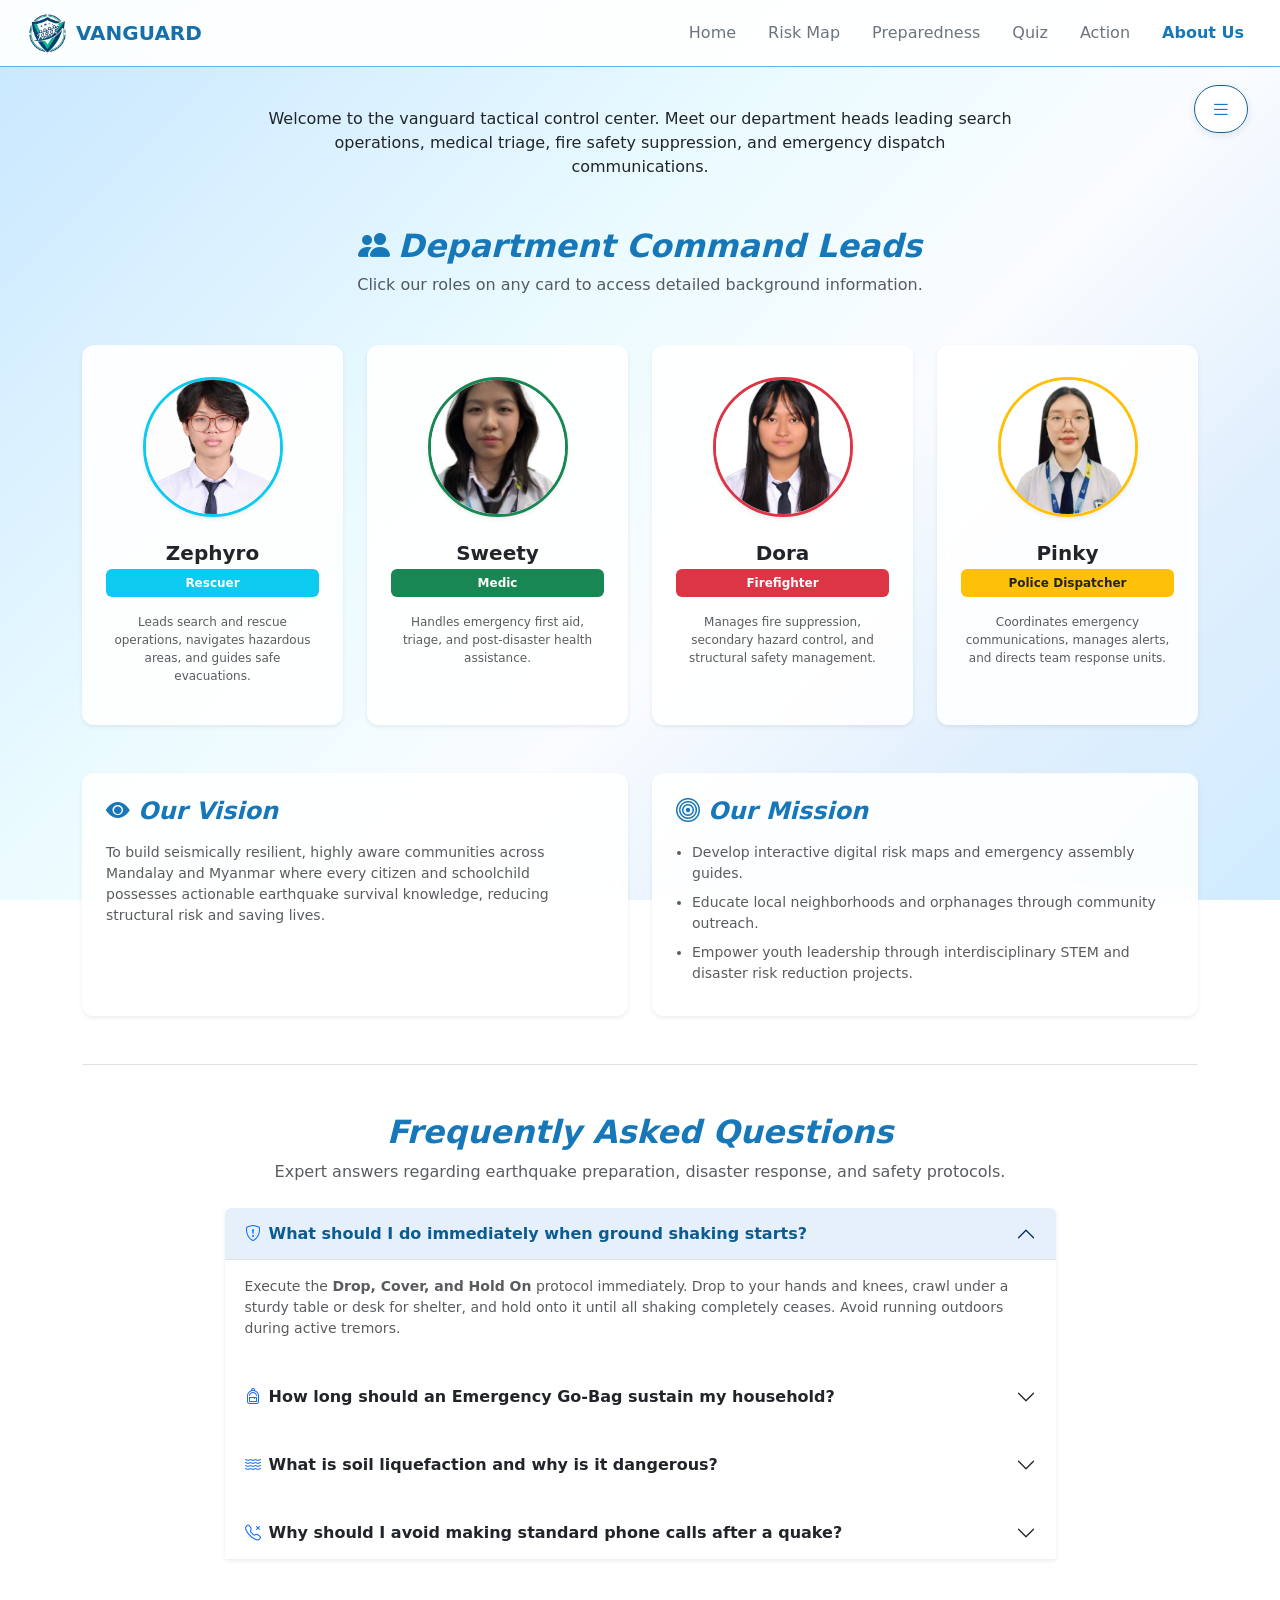
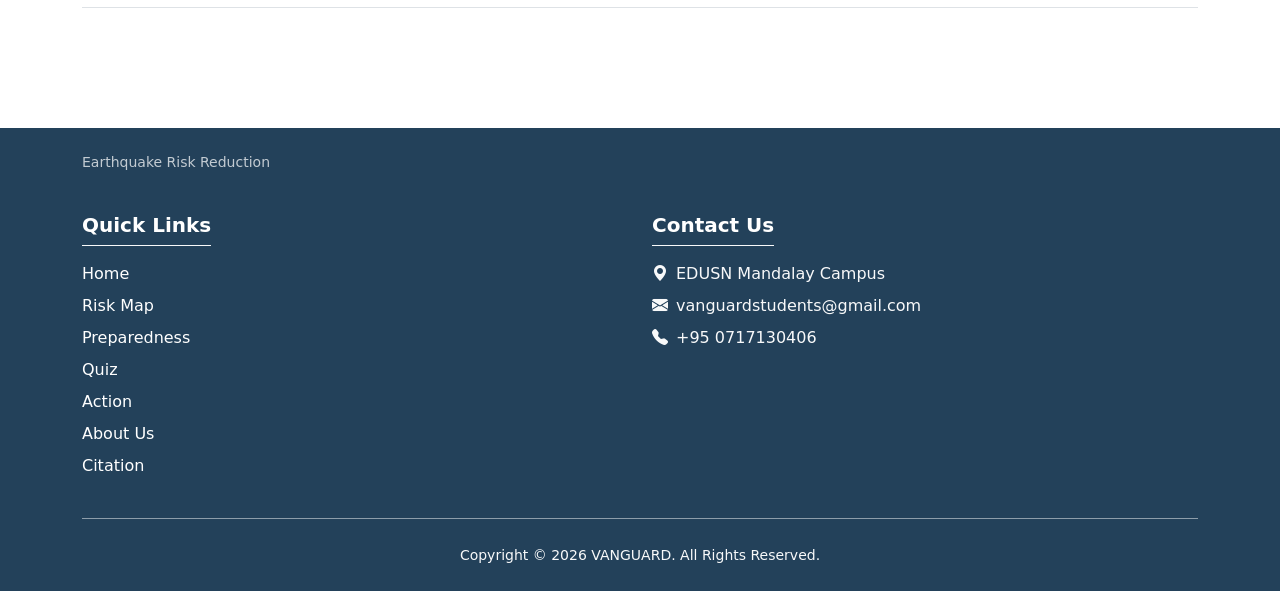
<file: pages/aboutus.html>
<!DOCTYPE html>
<html lang="en">
<head>
  <meta charset="UTF-8">
  <meta name="viewport" content="width=device-width, initial-scale=1.0">
  <title>EARTHQUAKE RISK REDUCTION</title>
  <link rel="stylesheet" href="https://cdn.jsdelivr.net/npm/bootstrap@5.3.3/dist/css/bootstrap.min.css">
  <link rel="stylesheet" href="https://cdn.jsdelivr.net/npm/bootstrap-icons@1.11.3/font/bootstrap-icons.min.css">
  <link rel="stylesheet" href="https://unpkg.com/aos@2.3.1/dist/aos.css">
  <script src="https://cdn.jsdelivr.net/npm/bootstrap@5.3.3/dist/js/bootstrap.bundle.min.js"></script>
  <script src="https://unpkg.com/aos@2.3.1/dist/aos.js"></script>
  <link rel="stylesheet" href="../style.css">
  <link rel="shortcut icon" href="../media/logo.png">
</head>
<body class="background" data-bs-spy="scroll" data-bs-target="#aboutNavbar" data-bs-root-margin="0px 0px -40%" data-bs-smooth-scroll="true">

  <!-- NAVBAR -->
  <nav class="navbar navbar-expand-lg sticky-top px-2 px-sm-3" id="aboutNavbar" data-aos="fade-down">
    <div class="container-fluid">
      <a class="navbar-brand d-flex align-items-center gap-2" href="../index.html">
        <img src="../media/logo.png" alt="logo" width="40" height="40" class="img-fluid">
        <span>VANGUARD</span>
      </a>

      <button class="navbar-toggler border-0" type="button" data-bs-toggle="collapse" data-bs-target="#navMenu" aria-controls="navMenu" aria-expanded="false" aria-label="Toggle navigation">
        <span class="navbar-toggler-icon"></span>
      </button>

      <div class="collapse navbar-collapse" id="navMenu">
        <ul class="navbar-nav ms-auto flex-column flex-lg-row gap-2 gap-lg-3 fw-medium my-2 my-lg-0">
          <li class="nav-item"><a class="nav-link text-secondary" href="../index.html">Home</a></li>
          <li class="nav-item"><a class="nav-link text-secondary" href="riskmap.html">Risk Map</a></li>
          <li class="nav-item"><a class="nav-link text-secondary" href="preparedness.html">Preparedness</a></li>
          <li class="nav-item"><a class="nav-link text-secondary" href="quiz.html">Quiz</a></li>
          <li class="nav-item"><a class="nav-link text-secondary" href="action.html">Action</a></li>
          <li class="nav-item"><a class="nav-link active text-dark-blue fw-bold" href="aboutus.html">About Us</a></li>
  
        </ul>
      </div>
    </div>
  </nav>

  <!-- MENU TOGGLE -->
  <div class="text-center position-relative px-3">
    
    <div class="hero-menu-toggle px-2 d-none d-lg-block">
      <button class="btn rounded-pill px-3 py-2 fw-semibold d-flex align-items-center gap-2" type="button" data-bs-toggle="offcanvas" data-bs-target="#offcanvasNavbar">
        <i class="bi bi-list fs-5"></i>
      </button>
    </div>

  </div>


  <!-- OFFCANVAS MENU -->
  <div class="offcanvas offcanvas-end shadow" tabindex="-1" id="offcanvasNavbar">
    <div class="offcanvas-header border-bottom">
      <h5 class="offcanvas-title fw-bold text-dark-blue d-flex align-items-center gap-2">
        <img src="../media/logo.png" alt="logo" width="35" height="35">
        VANGUARD Menu
      </h5>
      <button type="button" class="btn-close" data-bs-dismiss="offcanvas" aria-label="Close"></button>
    </div>
    <div class="offcanvas-body">
      <ul class="navbar-nav justify-content-end flex-grow-1 pe-3">
        <li class="nav-item mb-2"><a class="nav-link" href="#hero-about"><i class="bi bi-stars me-2"></i>Magical Command Hub</a></li>
        <li class="nav-item mb-2"><a class="nav-link" href="#team-section"><i class="bi bi-shield-shaded me-2"></i>Department Command Heads</a></li>
        <li class="nav-item mb-2"><a class="nav-link" href="#faq"><i class="bi bi-question-circle me-2"></i>Frequently Asked Questions</a></li>
      </ul>
      <div class="mt-4 p-3 rounded border shadow-sm">
        <small class="text-muted d-block mb-1">Year 9 PBL Project</small>
        <strong class="text-dark">Earthquake Risk Reduction</strong>
      </div>
    </div>
  </div>

  <main class="container py-4 mt-2 mt-md-3">

    <!-- HERO SECTION -->
    <section class="text-center mb-5" id="hero-about" data-aos="fade-up">
      <p class="col-lg-8 mx-auto lead fs-6">
        Welcome to the vanguard tactical control center. Meet our department heads leading search operations, medical triage, fire safety suppression, and emergency dispatch communications.
      </p>
    </section>

    <!-- DEPARTMENT HEADS TEAM SECTION -->
    <section class="mb-5" id="team-section" data-aos="fade-up">
      <div class="text-center mb-5">
        <h2 class="fw-bold text-dark-blue fst-italic"><i class="bi bi-people-fill me-2"></i>Department Command Leads</h2>
        <p class="text-muted">Click our roles on any card to access detailed background information.</p>
      </div>

      <div class="row g-4">
        
        <!-- ZEPHYRO -->
        <div class="col-sm-6 col-lg-3" data-aos="zoom-in" data-aos-delay="100">
          <div class="card h-100 border-0 shadow-sm text-center p-3">
            <div class="position-relative mx-auto my-3 overflow-hidden rounded-circle border border-3 border-info shadow-sm" style="width: 140px; height: 140px;">
              <img src="../media/Zephyro.jpg" class="w-100 h-100" style="object-fit: cover;" alt="Zephyro">
            </div>
            <div class="card-body p-2 d-flex flex-column">
              <h5 class="fw-bold text-dark mb-1">Zephyro</h5>
              <span class="badge bg-info text-white fw-bold mb-3 py-2" data-bs-toggle="modal" data-bs-target="#zephyroModal">Rescuer </span>
              <p class="text-muted extra-small flex-grow-1">Leads search and rescue operations, navigates hazardous areas, and guides safe evacuations.</p>
            </div>
          </div>
        </div>

        <!-- SWEETY -->
        <div class="col-sm-6 col-lg-3" data-aos="zoom-in" data-aos-delay="200">
          <div class="card h-100 border-0 shadow-sm text-center p-3">
            <div class="position-relative mx-auto my-3 overflow-hidden rounded-circle border border-3 border-success shadow-sm" style="width: 140px; height: 140px;">
              <img src="../media/Sweety.jpg" class="w-100 h-100" style="object-fit: cover;" alt="Sweety">
            </div>
            <div class="card-body p-2 d-flex flex-column">
              <h5 class="fw-bold text-dark mb-1">Sweety</h5>
              <span class="badge bg-success text-white fw-bold mb-3 py-2" data-bs-target="#sweetyModal" data-bs-toggle="modal">Medic </span>
              <p class="text-muted extra-small flex-grow-1">Handles emergency first aid, triage, and post-disaster health assistance.</p>
            </div>
          </div>
        </div>

        <!-- DORA -->
        <div class="col-sm-6 col-lg-3" data-aos="zoom-in" data-aos-delay="300">
          <div class="card h-100 border-0 shadow-sm text-center p-3">
            <div class="position-relative mx-auto my-3 overflow-hidden rounded-circle border border-3 border-danger shadow-sm" style="width: 140px; height: 140px;">
              <img src="../media/Dora.jpg" class="w-100 h-100" style="object-fit: cover;" alt="Dora">
            </div>
            <div class="card-body p-2 d-flex flex-column">
              <h5 class="fw-bold text-dark mb-1">Dora</h5>
              <span class="badge bg-danger text-white fw-bold mb-3 py-2" data-bs-toggle="modal" data-bs-target="#doraModal">Firefighter</span>
              <p class="text-muted extra-small flex-grow-1">Manages fire suppression, secondary hazard control, and structural safety management.</p>
            </div>
          </div>
        </div>

        <!-- PINKY -->
        <div class="col-sm-6 col-lg-3" data-aos="zoom-in" data-aos-delay="400">
          <div class="card h-100 border-0 shadow-sm text-center p-3">
            <div class="position-relative mx-auto my-3 overflow-hidden rounded-circle border border-3 border-warning shadow-sm" style="width: 140px; height: 140px;">
              <img src="../media/Pinky.jpg" class="w-100 h-100" style="object-fit: cover;" alt="Pinky">
            </div>
            <div class="card-body p-2 d-flex flex-column">
              <h5 class="fw-bold text-dark mb-1">Pinky</h5>
              <span class="badge bg-warning text-dark fw-bold mb-3 py-2" data-bs-target="#pinkyModal" data-bs-toggle="modal">Police Dispatcher</span>
              <p class="text-muted extra-small flex-grow-1">Coordinates emergency communications, manages alerts, and directs team response units.</p>
            </div>
          </div>
        </div>

      </div>
    </section>

    <section class="mb-5" id="vision-mission" data-aos="fade-up">
      <div class="row g-4">
        <div class="col-md-6" data-aos="fade-right">
          <div class="card p-4 h-100 shadow-sm border-0">
            <h4 class="fw-bold text-dark-blue fst-italic mb-3"><i class="bi bi-eye-fill me-2"></i>Our Vision</h4>
            <p class="text-muted small mb-0">
              To build seismically resilient, highly aware communities across Mandalay and Myanmar where every citizen and schoolchild possesses actionable earthquake survival knowledge, reducing structural risk and saving lives.
            </p>
          </div>
        </div>
        <div class="col-md-6" data-aos="fade-left">
          <div class="card p-4 h-100 shadow-sm border-0">
            <h4 class="fw-bold text-dark-blue fst-italic mb-3"><i class="bi bi-bullseye me-2"></i>Our Mission</h4>
            <ul class="text-muted small ps-3 mb-0">
              <li class="mb-2">Develop interactive digital risk maps and emergency assembly guides.</li>
              <li class="mb-2">Educate local neighborhoods and orphanages through community outreach.</li>
              <li class="mb-2">Empower youth leadership through interdisciplinary STEM and disaster risk reduction projects.</li>
            </ul>
          </div>
        </div>
      </div>
    </section>

    <!-- FAQ SECTION -->
    <section class="py-5 border-top border-bottom mb-5" id="faq" data-aos="fade-up">
      <div class="text-center mb-4">
        <h2 class="fw-bold text-dark-blue fst-italic">Frequently Asked Questions</h2>
        <p class="text-muted">Expert answers regarding earthquake preparation, disaster response, and safety protocols.</p>
      </div>

      <div class="row justify-content-center">
        <div class="col-lg-9">
          <div class="accordion shadow-sm" id="faqAccordion">
            
            <div class="accordion-item border-0 mb-3 rounded overflow-hidden border">
              <h2 class="accordion-header">
                <button class="accordion-button fw-bold" type="button" data-bs-toggle="collapse" data-bs-target="#faqOne">
                  <i class="bi bi-shield-exclamation text-primary me-2"></i> What should I do immediately when ground shaking starts?
                </button>
              </h2>
              <div id="faqOne" class="accordion-collapse collapse show" data-bs-parent="#faqAccordion">
                <div class="accordion-body text-muted small">
                  Execute the <strong>Drop, Cover, and Hold On</strong> protocol immediately. Drop to your hands and knees, crawl under a sturdy table or desk for shelter, and hold onto it until all shaking completely ceases. Avoid running outdoors during active tremors.
                </div>
              </div>
            </div>

            <div class="accordion-item border-0 mb-3 rounded overflow-hidden border">
              <h2 class="accordion-header">
                <button class="accordion-button collapsed fw-bold" type="button" data-bs-toggle="collapse" data-bs-target="#faqTwo">
                  <i class="bi bi-backpack text-primary me-2"></i> How long should an Emergency Go-Bag sustain my household?
                </button>
              </h2>
              <div id="faqTwo" class="accordion-collapse collapse" data-bs-parent="#faqAccordion">
                <div class="accordion-body text-muted small">
                  Your go-bag should contain at least <strong>72 hours (3 days)</strong> of self-sufficiency supplies, including 1 gallon of drinking water per person daily, non-perishable food items, first-aid supplies, flashlights, and vital personal documents.
                </div>
              </div>
            </div>

            <div class="accordion-item border-0 mb-3 rounded overflow-hidden border">
              <h2 class="accordion-header">
                <button class="accordion-button collapsed fw-bold" type="button" data-bs-toggle="collapse" data-bs-target="#faqThree">
                  <i class="bi bi-water text-primary me-2"></i> What is soil liquefaction and why is it dangerous?
                </button>
              </h2>
              <div id="faqThree" class="accordion-collapse collapse" data-bs-parent="#faqAccordion">
                <div class="accordion-body text-muted small">
                  Soil liquefaction happens when saturated, loose soil temporarily loses its solid strength during heavy ground shaking and behaves like thick quicksand, causing heavy buildings and infrastructure to sink or tip over.
                </div>
              </div>
            </div>

            <div class="accordion-item border-0 rounded overflow-hidden border">
              <h2 class="accordion-header">
                <button class="accordion-button collapsed fw-bold" type="button" data-bs-toggle="collapse" data-bs-target="#faqFour">
                  <i class="bi bi-telephone-x text-primary me-2"></i> Why should I avoid making standard phone calls after a quake?
                </button>
              </h2>
              <div id="faqFour" class="accordion-collapse collapse" data-bs-parent="#faqAccordion">
                <div class="accordion-body text-muted small">
                  Cellular networks easily get jammed immediately after major earthquakes due to sudden call volume spikes. Use text messaging (SMS) or internet data apps instead to preserve bandwidth for emergency responders.
                </div>
              </div>
            </div>

          </div>
        </div>
      </div>
    </section>


  </main>



  <!-- TEAM MEMBER MODALS -->

  <!-- ZEPHYRO MODAL -->
  <div class="modal fade" id="zephyroModal" tabindex="-1" aria-hidden="true">
    <div class="modal-dialog modal-dialog-centered">
      <div class="modal-content border-0 rounded-4 shadow-lg">
        <div class="modal-header border-bottom">
          <h5 class="modal-title fw-bold text-info"><i class="bi bi-shield-fill-check me-2"></i>Zephyro — Head of Search & Rescue</h5>
          <button type="button" class="btn-close" data-bs-dismiss="modal" aria-label="Close"></button>
        </div>
        <div class="modal-body">
          <div class="text-center mb-3">
            <img src="../media/Zephyro.jpg" class="rounded-circle border border-3 border-info" width="110" height="110" style="object-fit: cover;" alt="Zephyro">
            <h5 class="fw-bold mt-2 mb-0">Zephyro</h5>
            <span class="badge bg-info px-3 py-1 mt-1">Rescuer & Tactical Operations Lead</span>
          </div>
          <h6 class="fw-bold text-dark mt-3">Department Responsibilities:</h6>
          <ul class="text-muted small ps-3">
            <li class="mb-1">Leads tactical search and rescue operations across damaged structures.</li>
            <li class="mb-1">Navigates hazardous debris fields and unstable seismic zones.</li>
            <li class="mb-1">Guides civilian evacuation routes toward safe stadium assembly points.</li>
          </ul>
        </div>
        <div class="modal-footer border-0">
          <button type="button" class="btn btn-secondary btn-sm rounded-pill px-4" data-bs-dismiss="modal">Close</button>
        </div>
      </div>
    </div>
  </div>

  <!-- SWEETY MODAL -->
  <div class="modal fade" id="sweetyModal" tabindex="-1" aria-hidden="true">
    <div class="modal-dialog modal-dialog-centered">
      <div class="modal-content border-0 rounded-4 shadow-lg">
        <div class="modal-header border-bottom">
          <h5 class="modal-title fw-bold text-success"><i class="bi bi-heart-pulse-fill me-2"></i>Sweety — Head of Medical Dept</h5>
          <button type="button" class="btn-close" data-bs-dismiss="modal" aria-label="Close"></button>
        </div>
        <div class="modal-body">
          <div class="text-center mb-3">
            <img src="../media/Sweety.jpg" class="rounded-circle border border-3 border-success" width="110" height="110" style="object-fit: cover;" alt="Sweety">
            <h5 class="fw-bold mt-2 mb-0">Sweety</h5>
            <span class="badge bg-success px-3 py-1 mt-1">Medic & Triage Specialist</span>
          </div>
          <h6 class="fw-bold text-dark mt-3">Department Responsibilities:</h6>
          <ul class="text-muted small ps-3">
            <li class="mb-1">Manages emergency first aid stations and patient triage protocols.</li>
            <li class="mb-1">Provides critical post-disaster health assistance and injury stabilization.</li>
            <li class="mb-1">Coordinates medical supply distribution at regional stadium camps.</li>
          </ul>
        </div>
        <div class="modal-footer border-0">
          <button type="button" class="btn btn-secondary btn-sm rounded-pill px-4" data-bs-dismiss="modal">Close</button>
        </div>
      </div>
    </div>
  </div>

  <!-- DORA MODAL -->
  <div class="modal fade" id="doraModal" tabindex="-1" aria-hidden="true">
    <div class="modal-dialog modal-dialog-centered">
      <div class="modal-content border-0 rounded-4 shadow-lg">
        <div class="modal-header border-bottom">
          <h5 class="modal-title fw-bold text-danger"><i class="bi bi-fire me-2"></i>Dora — Head of Fire Safety</h5>
          <button type="button" class="btn-close" data-bs-dismiss="modal" aria-label="Close"></button>
        </div>
        <div class="modal-body">
          <div class="text-center mb-3">
            <img src="../media/Dora.jpg" class="rounded-circle border border-3 border-danger" width="110" height="110" style="object-fit: cover;" alt="Dora">
            <h5 class="fw-bold mt-2 mb-0">Dora</h5>
            <span class="badge bg-danger px-3 py-1 mt-1">Firefighter & Structural Hazard Lead</span>
          </div>
          <h6 class="fw-bold text-dark mt-3">Department Responsibilities:</h6>
          <ul class="text-muted small ps-3">
            <li class="mb-1">Manages emergency fire suppression caused by ruptured gas lines.</li>
            <li class="mb-1">Controls secondary seismic hazards like electrical shorts and chemical spills.</li>
            <li class="mb-1">Conducts structural safety assessments on damaged urban buildings.</li>
          </ul>
        </div>
        <div class="modal-footer border-0">
          <button type="button" class="btn btn-secondary btn-sm rounded-pill px-4" data-bs-dismiss="modal">Close</button>
        </div>
      </div>
    </div>
  </div>

  <!-- PINKY MODAL -->
  <div class="modal fade" id="pinkyModal" tabindex="-1" aria-hidden="true">
    <div class="modal-dialog modal-dialog-centered">
      <div class="modal-content border-0 rounded-4 shadow-lg">
        <div class="modal-header border-bottom">
          <h5 class="modal-title fw-bold text-warning text-dark"><i class="bi bi-broadcast me-2"></i>Pinky — Head of Comms</h5>
          <button type="button" class="btn-close" data-bs-dismiss="modal" aria-label="Close"></button>
        </div>
        <div class="modal-body">
          <div class="text-center mb-3">
            <img src="../media/Pinky.jpg" class="rounded-circle border border-3 border-warning" width="110" height="110" style="object-fit: cover;" alt="Pinky">
            <h5 class="fw-bold mt-2 mb-0">Pinky</h5>
            <span class="badge bg-warning text-dark px-3 py-1 mt-1">Police Dispatcher & Communications Lead</span>
          </div>
          <h6 class="fw-bold text-dark mt-3">Department Responsibilities:</h6>
          <ul class="text-muted small ps-3">
            <li class="mb-1">Coordinates emergency communications and public safety broadcasts.</li>
            <li class="mb-1">Manages live hazard alerts and emergency warning feeds.</li>
            <li class="mb-1">Directs tactical response units and field dispatch communications.</li>
          </ul>
        </div>
        <div class="modal-footer border-0">
          <button type="button" class="btn btn-secondary btn-sm rounded-pill px-4" data-bs-dismiss="modal">Close</button>
        </div>
      </div>
    </div>
  </div>

  <!-- FOOTER -->
  <footer class="py-4 text-white mt-5" data-aos="fade">
    <div class="container">
      <div class="row mb-4 text-center text-md-start">
        <div class="col-12">
          <p class="text-light opacity-75 small">Earthquake Risk Reduction</p>
        </div>
      </div>

      <div class="row text-center text-md-start">
        <div class="col-md-6 mb-4 mb-md-0">
          <h5 class="fw-bold mb-3 border-bottom border-light pb-2 d-inline-block">Quick Links</h5>
          <ul class="list-unstyled">
            <li class="mb-2"><a href="../index.html" class="text-white text-decoration-none hover-link">Home</a></li>
            <li class="mb-2"><a href="riskmap.html" class="text-white text-decoration-none hover-link">Risk Map</a></li>
            <li class="mb-2"><a href="preparedness.html" class="text-white text-decoration-none hover-link">Preparedness</a></li>
            <li class="mb-2"><a href="quiz.html" class="text-white text-decoration-none hover-link">Quiz</a></li>
            <li class="mb-2"><a href="action.html" class="text-white text-decoration-none hover-link">Action</a></li>
            <li class="mb-2"><a href="aboutus.html" class="text-white text-decoration-none hover-link">About Us</a></li>
            <li class="mb-2"><a href="../citation.docx" class="text-white text-decoration-none hover-link">Citation</a></li>
          </ul>
        </div>

        <div class="col-md-6">
          <h5 class="fw-bold mb-3 border-bottom border-light pb-2 d-inline-block">Contact Us</h5>
          <ul class="list-unstyled text-light">
            <li class="mb-2"><i class="bi bi-geo-alt-fill me-2"></i>EDUSN Mandalay Campus</li>
            <li class="mb-2"><i class="bi bi-envelope-fill me-2"></i>vanguardstudents@gmail.com</li>
            <li class="mb-2"><i class="bi bi-telephone-fill me-2"></i>+95 0717130406</li>
          </ul>
        </div>
      </div>

      <hr class="my-4 border-light opacity-50">

      <div class="row">
        <div class="col-12 text-center">
          <small class="text-light">Copyright &copy; 2026 VANGUARD. All Rights Reserved.</small>
        </div>
      </div>
    </div>
  </footer>

  <script>
    // Initialize AOS
    AOS.init({
      duration: 800,
      once: true,
      offset: 100
    });
  </script>
</body>
</html>
</file>
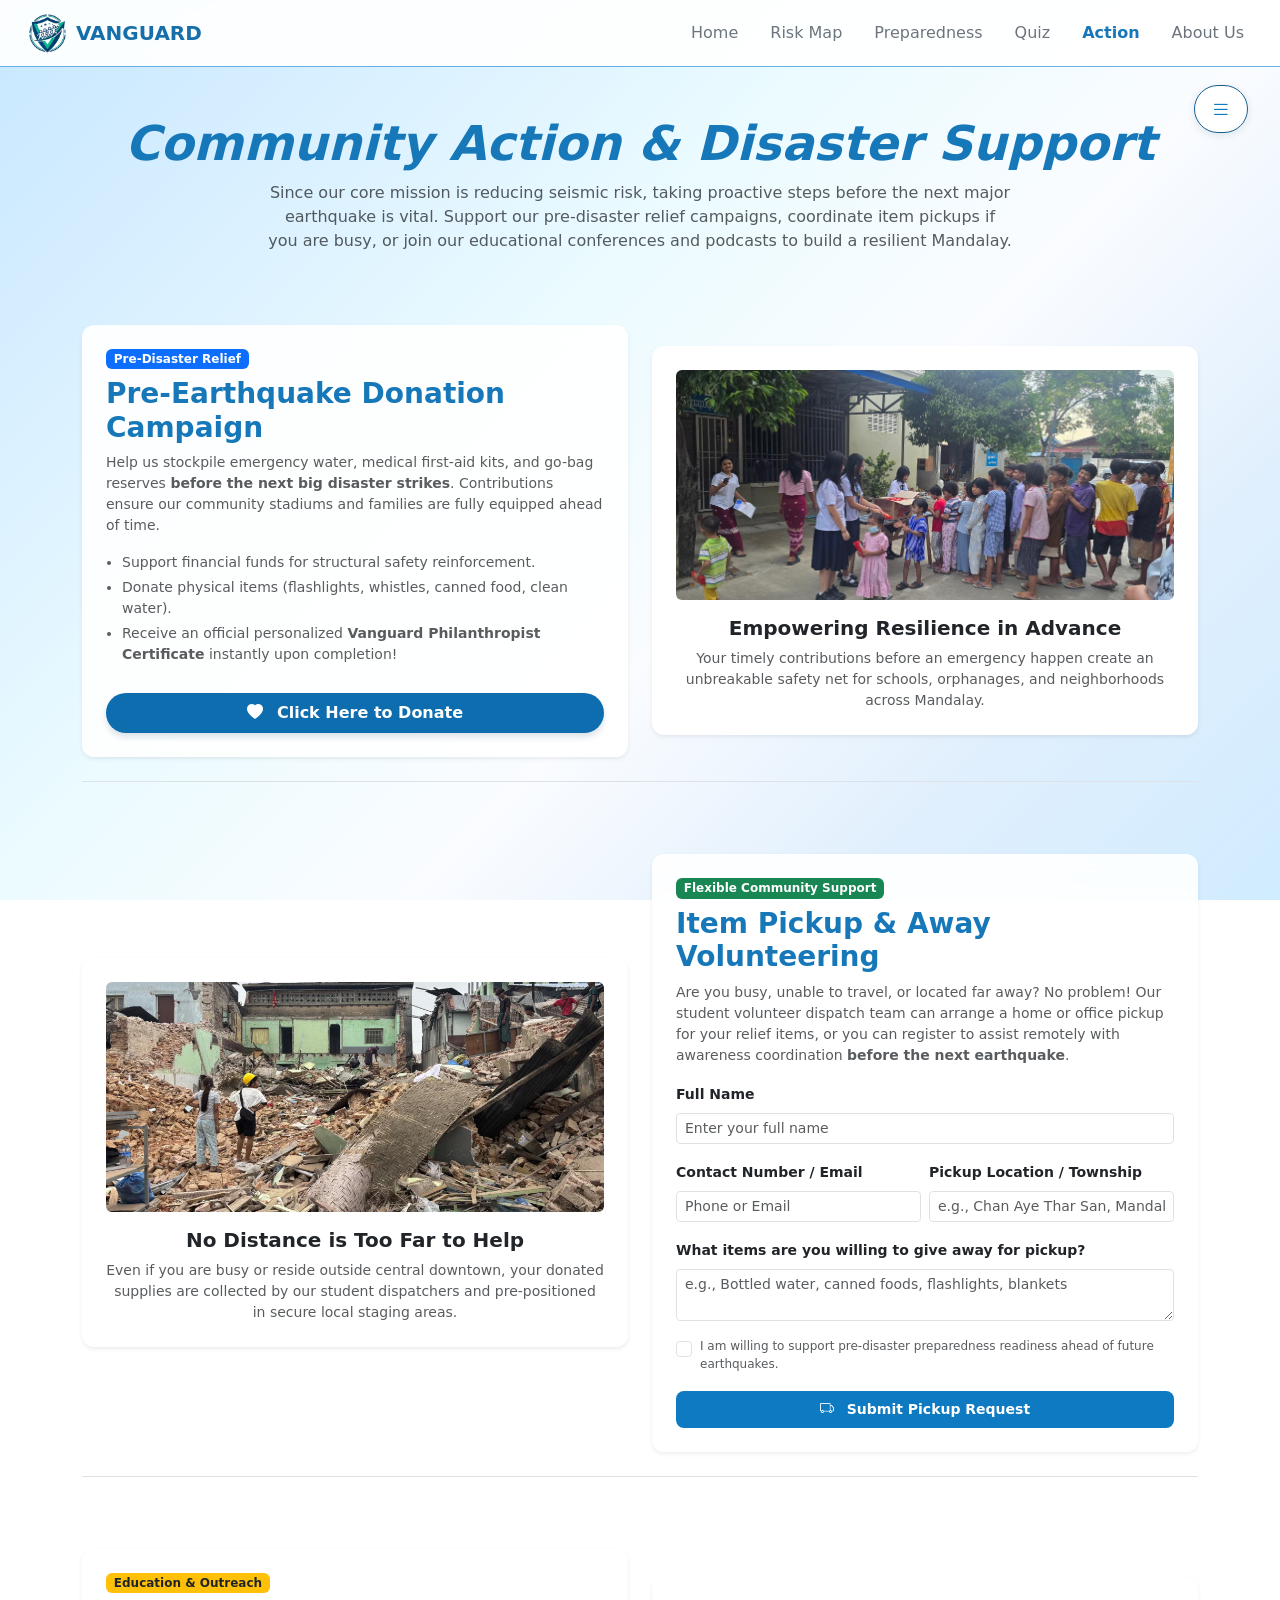
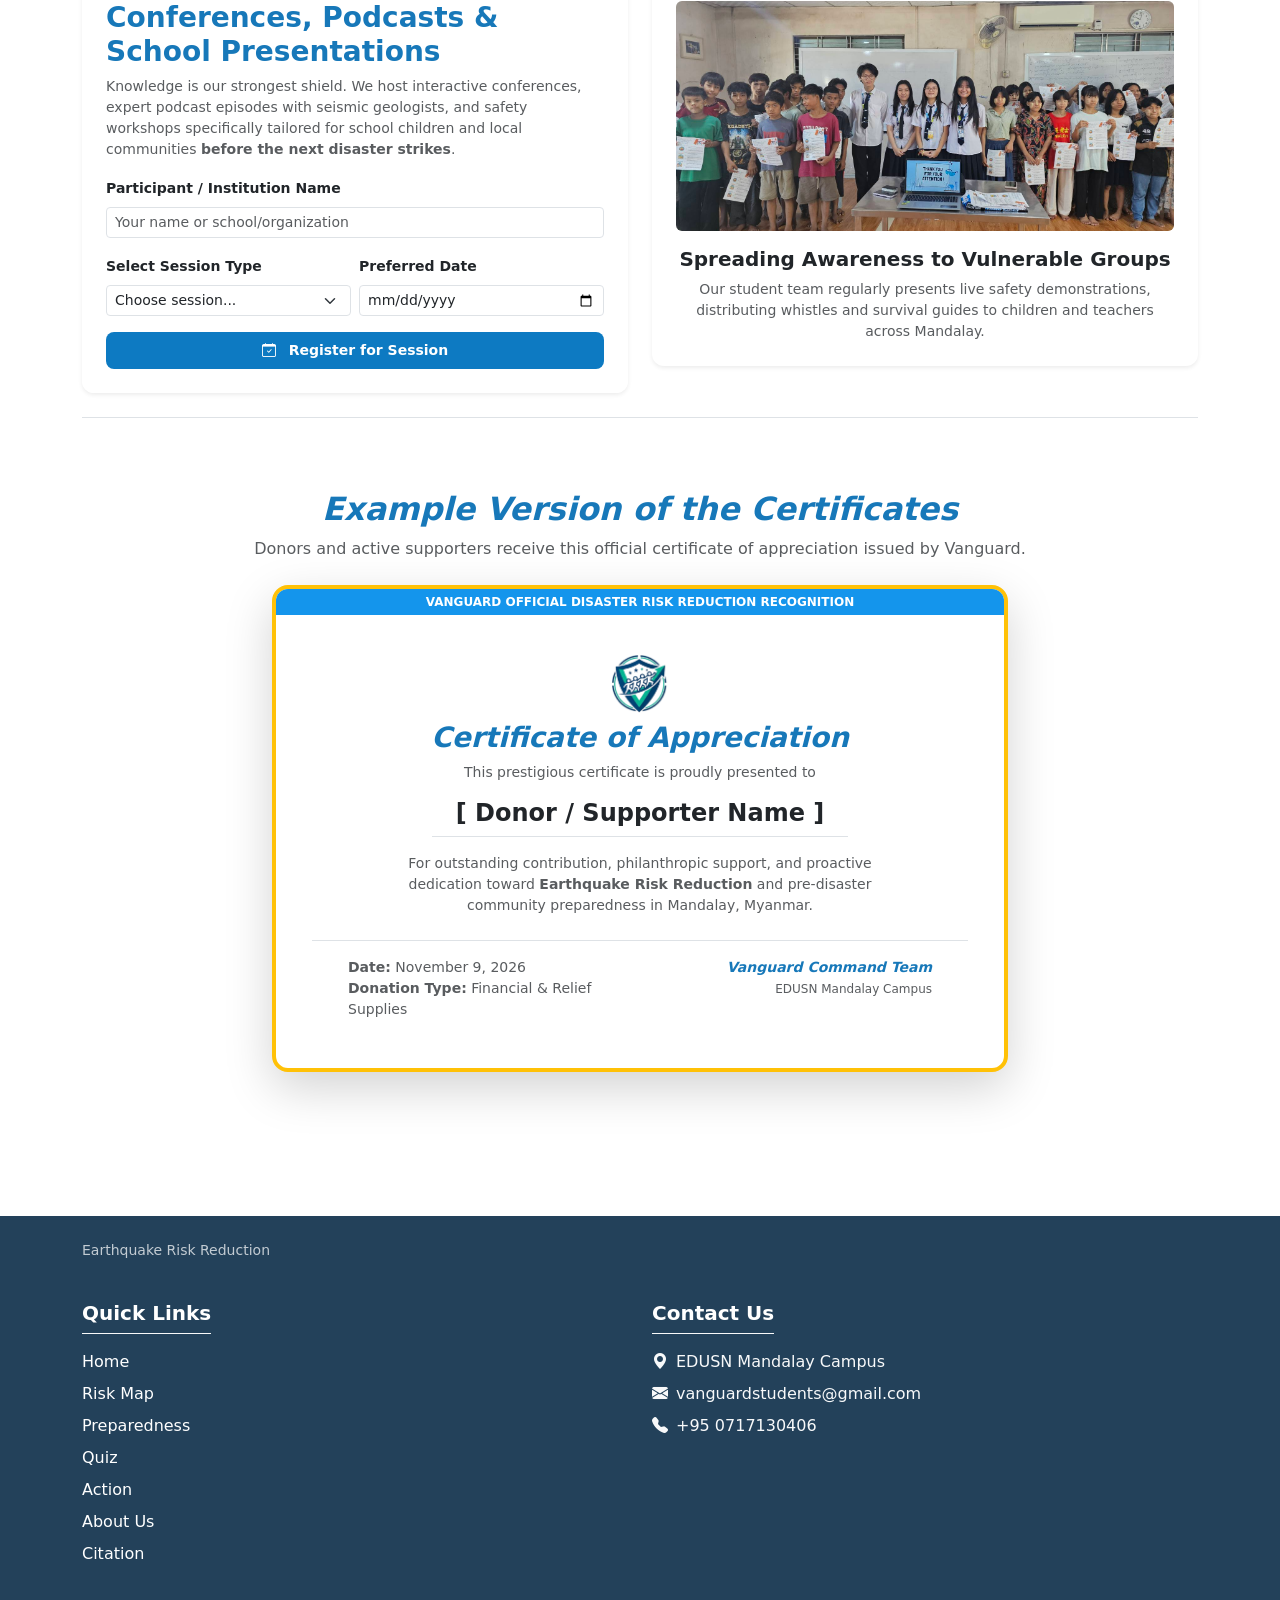
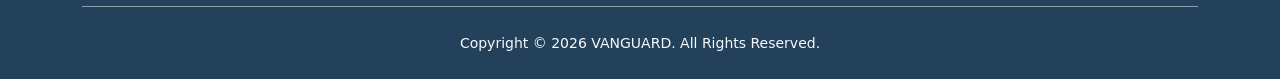
<file: pages/action.html>
<!DOCTYPE html>
<html lang="en">
<head>
  <meta charset="UTF-8">
  <meta name="viewport" content="width=device-width, initial-scale=1.0">
  <title>VANGUARD - Community Action & Support</title>
  <link rel="stylesheet" href="https://cdn.jsdelivr.net/npm/bootstrap@5.3.3/dist/css/bootstrap.min.css">
  <link rel="stylesheet" href="https://cdn.jsdelivr.net/npm/bootstrap-icons@1.11.3/font/bootstrap-icons.min.css">
  <link rel="stylesheet" href="https://unpkg.com/aos@2.3.1/dist/aos.css">
  <script src="https://cdn.jsdelivr.net/npm/bootstrap@5.3.3/dist/js/bootstrap.bundle.min.js"></script>
  <script src="https://unpkg.com/aos@2.3.1/dist/aos.js"></script>
  <link rel="stylesheet" href="../style.css">
  <link rel="shortcut icon" href="../media/logo.png">
</head>
<body class="background" data-bs-spy="scroll" data-bs-target="#actionNavbar" data-bs-root-margin="0px 0px -40%" data-bs-smooth-scroll="true">

  <!-- NAVBAR -->
  <nav class="navbar navbar-expand-lg sticky-top px-2 px-sm-3" id="actionNavbar" data-aos="fade-down">
    <div class="container-fluid">
      <a class="navbar-brand d-flex align-items-center gap-2" href="../index.html">
        <img src="../media/logo.png" alt="logo" width="40" height="40" class="img-fluid">
        <span>VANGUARD</span>
      </a>

      <button class="navbar-toggler border-0" type="button" data-bs-toggle="collapse" data-bs-target="#navMenu" aria-controls="navMenu" aria-expanded="false" aria-label="Toggle navigation">
        <span class="navbar-toggler-icon"></span>
      </button>

      <div class="collapse navbar-collapse" id="navMenu">
        <ul class="navbar-nav ms-auto flex-column flex-lg-row gap-2 gap-lg-3 fw-medium my-2 my-lg-0">
          <li class="nav-item"><a class="nav-link text-secondary" href="../index.html">Home</a></li>
          <li class="nav-item"><a class="nav-link text-secondary" href="riskmap.html">Risk Map</a></li>
          <li class="nav-item"><a class="nav-link text-secondary" href="preparedness.html">Preparedness</a></li>
          <li class="nav-item"><a class="nav-link text-secondary" href="quiz.html">Quiz</a></li>
          <li class="nav-item"><a class="nav-link active text-dark-blue fw-bold" href="action.html">Action</a></li>
          <li class="nav-item"><a class="nav-link text-secondary" href="aboutus.html">About Us</a></li>
        </ul>
      </div>
    </div>
  </nav>

  <!-- MENU TOGGLE -->
  <div class="text-center position-relative px-3">
    <div class="hero-menu-toggle px-2 d-none d-lg-block">
      <button class="btn rounded-pill px-3 py-2 fw-semibold d-flex align-items-center gap-2" type="button" data-bs-toggle="offcanvas" data-bs-target="#offcanvasNavbar">
        <i class="bi bi-list fs-5"></i>
      </button>
    </div>
  </div>

  <!-- OFFCANVAS MENU -->
  <div class="offcanvas offcanvas-end shadow" tabindex="-1" id="offcanvasNavbar">
    <div class="offcanvas-header border-bottom">
      <h5 class="offcanvas-title fw-bold text-dark-blue d-flex align-items-center gap-2">
        <img src="../media/logo.png" alt="logo" width="35" height="35">
        VANGUARD Menu
      </h5>
      <button type="button" class="btn-close" data-bs-dismiss="offcanvas" aria-label="Close"></button>
    </div>
    <div class="offcanvas-body">
      <ul class="navbar-nav justify-content-end flex-grow-1 pe-3">
        <li class="nav-item mb-2"><a class="nav-link" href="#hero-action"><i class="bi bi-stars me-2"></i>Action & Support Hub</a></li>
        <li class="nav-item mb-2"><a class="nav-link" href="#donation-section"><i class="bi bi-heart-fill me-2"></i>Donation & Relief Support</a></li>
        <li class="nav-item mb-2"><a class="nav-link" href="#volunteer-section"><i class="bi bi-people-fill me-2"></i>Pickup & Item Volunteering</a></li>
        <li class="nav-item mb-2"><a class="nav-link" href="#conference-section"><i class="bi bi-mic-fill me-2"></i>Conference & Knowledge Sharing</a></li>
        <li class="nav-item mb-2"><a class="nav-link" href="#certificate-preview"><i class="bi bi-award-fill me-2"></i>Example Certificate Version</a></li>
      </ul>
      <div class="mt-4 p-3 rounded border shadow-sm">
        <small class="text-muted d-block mb-1">Year 9 PBL Project</small>
        <strong class="text-dark">Earthquake Risk Reduction</strong>
      </div>
    </div>
  </div>

  <main class="container py-4 mt-2 mt-md-4">

    <!-- HERO SECTION -->
    <section class="text-center mb-5" id="hero-action" data-aos="fade-up">
      <h2 class="display-5 fw-bold text-dark-blue fst-italic">Community Action & Disaster Support</h2>
      <p class="col-lg-8 mx-auto lead fs-6 text-muted mt-2">
        Since our core mission is reducing seismic risk, taking proactive steps <strong>before the next major earthquake</strong> is vital. Support our pre-disaster relief campaigns, coordinate item pickups if you are busy, or join our educational conferences and podcasts to build a resilient Mandalay.
      </p>
    </section>

    <!-- SECTION 1: DONATION SIGN-IN & POPUP FORM -->
    <section class="mb-5 py-4 border-bottom" id="donation-section" data-aos="fade-up">
      <div class="row align-items-center g-4">
        <div class="col-lg-6" data-aos="fade-right">
          <div class="card p-4 shadow-sm border-0 h-100">
            <span class="badge bg-primary w-auto mb-2 align-self-start">Pre-Disaster Relief</span>
            <h3 class="fw-bold text-dark-blue">Pre-Earthquake Donation Campaign</h3>
            <p class="text-muted small mb-3">
              Help us stockpile emergency water, medical first-aid kits, and go-bag reserves <strong>before the next big disaster strikes</strong>. Contributions ensure our community stadiums and families are fully equipped ahead of time.
            </p>
            <ul class="text-muted small ps-3 mb-4">
              <li class="mb-1">Support financial funds for structural safety reinforcement.</li>
              <li class="mb-1">Donate physical items (flashlights, whistles, canned food, clean water).</li>
              <li class="mb-1">Receive an official personalized <strong>Vanguard Philanthropist Certificate</strong> instantly upon completion!</li>
            </ul>
            <button class="btn seemore px-4 py-2 rounded-pill fw-bold w-100 justify-content-center" data-bs-toggle="modal" data-bs-target="#donationModal">
              <i class="bi bi-heart-fill me-2"></i> Click Here to Donate
            </button>
          </div>
        </div>
        <div class="col-lg-6 text-center" data-aos="fade-left">
          <div class="card p-4 shadow-sm border-0 bg-white">
            <img src="../media/donate.jpg" class="img-fluid rounded mb-3" style="max-height: 230px; object-fit: cover;" alt="Donation Support">
            <h5 class="fw-bold text-dark">Empowering Resilience in Advance</h5>
            <p class="text-muted small mb-0">Your timely contributions before an emergency happen create an unbreakable safety net for schools, orphanages, and neighborhoods across Mandalay.</p>
          </div>
        </div>
      </div>
    </section>

    <!-- SECTION 2: VOLUNTEERING (ITEM PICKUP FOR BUSY DONORS) -->
    <section class="mb-5 py-4 border-bottom" id="volunteer-section" data-aos="fade-up">
      <div class="row align-items-center g-4 flex-row-reverse">
        <div class="col-lg-6" data-aos="fade-left">
          <div class="card p-4 shadow-sm border-0 h-100">
            <span class="badge bg-success w-auto mb-2 align-self-start">Flexible Community Support</span>
            <h3 class="fw-bold text-dark-blue">Item Pickup & Away Volunteering</h3>
            <p class="text-muted small mb-3">
              Are you busy, unable to travel, or located far away? No problem! Our student volunteer dispatch team can arrange a home or office pickup for your relief items, or you can register to assist remotely with awareness coordination <strong>before the next earthquake</strong>.
            </p>
            
            <form id="volunteerForm" onsubmit="handleVolunteerSubmit(event)">
              <div class="mb-3">
                <label class="form-label small fw-bold">Full Name</label>
                <input type="text" class="form-control form-control-sm" id="volName" placeholder="Enter your full name" required>
              </div>
              <div class="row g-2 mb-3">
                <div class="col-md-6">
                  <label class="form-label small fw-bold">Contact Number / Email</label>
                  <input type="text" class="form-control form-control-sm" id="volContact" placeholder="Phone or Email" required>
                </div>
                <div class="col-md-6">
                  <label class="form-label small fw-bold">Pickup Location / Township</label>
                  <input type="text" class="form-control form-control-sm" id="volLocation" placeholder="e.g., Chan Aye Thar San, Mandalay" required>
                </div>
              </div>
              <div class="mb-3">
                <label class="form-label small fw-bold">What items are you willing to give away for pickup?</label>
                <textarea class="form-control form-control-sm" id="volItems" rows="2" placeholder="e.g., Bottled water, canned foods, flashlights, blankets" required></textarea>
              </div>
              <div class="form-check mb-3">
                <input class="form-check-input" type="checkbox" id="volAgree" required>
                <label class="form-check-label text-muted extra-small" for="volAgree">
                  I am willing to support pre-disaster preparedness readiness ahead of future earthquakes.
                </label>
              </div>
              <button type="submit" class="btn btn-blue btn-sm w-100 fw-bold py-2">
                <p class="mb-0"><i class="bi bi-truck me-2"></i> Submit Pickup Request</p>
              </button>
            </form>
            <div id="volSuccessAlert" class="alert alert-success mt-3 small d-none" role="alert">
              <i class="bi bi-check-circle-fill me-2"></i> Thank you! Our Vanguard dispatch team will contact you soon to arrange item pickup.
            </div>
          </div>
        </div>
        <div class="col-lg-6 text-center" data-aos="fade-right">
          <div class="card p-4 shadow-sm border-0 bg-white">
            <img src="../media/eq2.png" class="img-fluid rounded mb-3" style="max-height: 230px; object-fit: cover;" alt="Volunteering">
            <h5 class="fw-bold text-dark">No Distance is Too Far to Help</h5>
            <p class="text-muted small mb-0">Even if you are busy or reside outside central downtown, your donated supplies are collected by our student dispatchers and pre-positioned in secure local staging areas.</p>
          </div>
        </div>
      </div>
    </section>

    <!-- SECTION 3: CONFERENCE, PODCAST & PRESENTATIONS -->
    <section class="mb-5 py-4 border-bottom" id="conference-section" data-aos="fade-up">
      <div class="row align-items-center g-4">
        <div class="col-lg-6" data-aos="fade-right">
          <div class="card p-4 shadow-sm border-0 h-100">
            <span class="badge bg-warning text-dark w-auto mb-2 align-self-start">Education & Outreach</span>
            <h3 class="fw-bold text-dark-blue">Conferences, Podcasts & School Presentations</h3>
            <p class="text-muted small mb-3">
              Knowledge is our strongest shield. We host interactive conferences, expert podcast episodes with seismic geologists, and safety workshops specifically tailored for school children and local communities <strong>before the next disaster strikes</strong>.
            </p>
            
            <form id="confForm" onsubmit="handleConfSubmit(event)">
              <div class="mb-3">
                <label class="form-label small fw-bold">Participant / Institution Name</label>
                <input type="text" class="form-control form-control-sm" id="confName" placeholder="Your name or school/organization" required>
              </div>
              <div class="row g-2 mb-3">
                <div class="col-md-6">
                  <label class="form-label small fw-bold">Select Session Type</label>
                  <select class="form-select form-select-sm" id="confType" required>
                    <option value="" selected disabled>Choose session...</option>
                    <option value="Live Conference">Live Seismic Safety Conference</option>
                    <option value="Podcast Episode">Vanguard Risk Reduction Podcast</option>
                    <option value="Orphanage / School Workshop">Orphanage & School Safety Workshop</option>
                  </select>
                </div>
                <div class="col-md-6">
                  <label class="form-label small fw-bold">Preferred Date</label>
                  <input type="date" class="form-control form-control-sm" id="confDate" required>
                </div>
              </div>
              <button type="submit" class="btn btn-blue btn-sm w-100 fw-bold py-2">
                <p class="mb-0"><i class="bi bi-calendar-check me-2"></i> Register for Session</p>
              </button>
            </form>
            <div id="confSuccessAlert" class="alert alert-success mt-3 small d-none" role="alert">
              <i class="bi bi-check-circle-fill me-2"></i> Registration successful! We will email you the conference link or schedule details.
            </div>
          </div>
        </div>
        <div class="col-lg-6 text-center" data-aos="fade-left">
          <div class="card p-4 shadow-sm border-0 bg-white">
            <img src="../media/ppt.jpg" class="img-fluid rounded mb-3" style="max-height: 230px; object-fit: cover;" alt="Conference Podcast">
            <h5 class="fw-bold text-dark">Spreading Awareness to Vulnerable Groups</h5>
            <p class="text-muted small mb-0">Our student team regularly presents live safety demonstrations, distributing whistles and survival guides to children and teachers across Mandalay.</p>
          </div>
        </div>
      </div>
    </section>

    <!-- SECTION 4: EXAMPLE VERSION OF THE CERTIFICATES (ORIGINAL CLEAN VERSION) -->
    <section class="mb-5 py-4" id="certificate-preview" data-aos="zoom-in">
      <div class="text-center mb-4">
        <h2 class="fw-bold text-dark-blue fst-italic">Example Version of the Certificates</h2>
        <p class="text-muted">Donors and active supporters receive this official certificate of appreciation issued by Vanguard.</p>
      </div>

      <div class="row justify-content-center">
        <div class="col-lg-8">
          <div class="card p-5 shadow-lg border-4 border-warning rounded-4 text-center bg-white position-relative overflow-hidden">
            <div class="position-absolute top-0 start-0 w-100 bg-dark-blue py-1 text-white extra-small fw-bold">
              VANGUARD OFFICIAL DISASTER RISK REDUCTION RECOGNITION
            </div>
            <div class="mt-3">
              <img src="../media/logo.png" alt="logo" width="60" height="60" class="img-fluid mb-2">
              <h3 class="fw-bold text-dark-blue fst-italic">Certificate of Appreciation</h3>
              <p class="text-muted small mb-3">This prestigious certificate is proudly presented to</p>
              <h4 class="fw-bold text-dark border-bottom pb-2 d-inline-block px-4 mb-3">[ Donor / Supporter Name ]</h4>
              <p class="text-muted small col-lg-10 mx-auto mb-4">
                For outstanding contribution, philanthropic support, and proactive dedication toward <strong>Earthquake Risk Reduction</strong> and pre-disaster community preparedness in Mandalay, Myanmar.
              </p>
              <div class="row text-start small text-muted px-4 mt-4 border-top pt-3">
                <div class="col-6">
                  <strong>Date:</strong> November 9, 2026<br>
                  <strong>Donation Type:</strong> Financial & Relief Supplies
                </div>
                <div class="col-6 text-end">
                  <span class="d-block fst-italic fw-bold text-dark-blue">Vanguard Command Team</span>
                  <small class="extra-small text-muted">EDUSN Mandalay Campus</small>
                </div>
              </div>
            </div>
          </div>
        </div>
      </div>
    </section>

  </main>

  <!-- DONATION POPUP MODAL -->
  <div class="modal fade" id="donationModal" tabindex="-1" aria-hidden="true">
    <div class="modal-dialog modal-dialog-centered modal-lg">
      <div class="modal-content border-0 rounded-4 shadow-lg">
        <div class="modal-header bg-primary text-white">
          <h5 class="modal-title fw-bold"><i class="bi bi-heart-fill me-2"></i> Vanguard Pre-Disaster Donation Form</h5>
          <button type="button" class="btn-close btn-close-white" data-bs-dismiss="modal" aria-label="Close"></button>
        </div>
        <div class="modal-body p-4">
          <form id="donationForm" onsubmit="handleDonationSubmit(event)">
            <div class="row g-3 mb-3">
              <div class="col-md-6">
                <label class="form-label small fw-bold">Full Name</label>
                <input type="text" class="form-control" id="donorName" placeholder="Enter your full name" required>
              </div>
              <div class="col-md-6">
                <label class="form-label small fw-bold">Place / City / Township</label>
                <input type="text" class="form-control" id="donorPlace" placeholder="e.g., Mandalay, Myanmar" required>
              </div>
            </div>

            <div class="row g-3 mb-3">
              <div class="col-md-6">
                <label class="form-label small fw-bold">How will you donate?</label>
                <select class="form-select" id="donationMethod" required>
                  <option value="" selected disabled>Select donation type...</option>
                  <option value="Money / Financial Fund">Money / Financial Fund (Stadial Relief & Retrofit)</option>
                  <option value="Things / Relief Supplies">Things / Relief Supplies (Water, Go-Bags, First-Aid)</option>
                  <option value="Both Money & Things">Both Money & Physical Supplies</option>
                </select>
              </div>
              <div class="col-md-6">
                <label class="form-label small fw-bold">Contribution Details / Amount</label>
                <input type="text" class="form-control" id="donorDetails" placeholder="e.g., 50,000 MMK or 3 Go-Bags" required>
              </div>
            </div>

            <div class="form-check mb-4">
              <input class="form-check-input" type="checkbox" id="donorPledge" required>
              <label class="form-check-label text-muted small" for="donorPledge">
                I support proactive earthquake risk reduction <strong>before the next big disaster</strong>.
              </label>
            </div>

            <div class="text-center">
              <button type="submit" class="btn seemore px-5 py-2 rounded-pill fw-bold">
                <i class="bi bi-award-fill me-2"></i> Submit & Generate Certificate
              </button>
            </div>
          </form>

          <!-- CERTIFICATE GENERATED RESULT CONTAINER -->
          <div id="generatedCertificateContainer" class="d-none mt-4 p-4 border-3 border-success rounded-4 bg-light text-center">
            <div class="text-success mb-2 fs-3"><i class="bi bi-patch-check-fill"></i></div>
            <h4 class="fw-bold text-dark-blue mb-1">Donation Successful!</h4>
            <p class="text-muted small mb-3">Thank you for your generous support. Here is your official certificate:</p>
            
            <div class="card p-4 border-2 border-warning bg-white shadow-sm text-center rounded-3">
              <img src="../media/logo.png" alt="logo" width="50" height="50" class="img-fluid mb-1">
              <h5 class="fw-bold text-dark-blue fst-italic">Certificate of Appreciation</h5>
              <p class="text-muted extra-small mb-2">Proudly presented to</p>
              <h4 class="fw-bold text-dark border-bottom pb-1 d-inline-block px-3 mb-2" id="certDisplayNicName">Donor Name</h4>
              <p class="text-muted extra-small mb-3">from <span id="certDisplayPlace">Place</span>, for contributing <span id="certDisplayDetails">Details</span> toward pre-earthquake risk reduction.</p>
              <div class="d-flex justify-content-between text-muted extra-small border-top pt-2">
                <span>Date: <span id="certDisplayDate">2026-11-09</span></span>
                <span class="fw-bold text-dark-blue">Vanguard Project Team</span>
              </div>
            </div>

            <button type="button" class="btn btn-secondary btn-sm rounded-pill px-4 mt-3" data-bs-dismiss="modal">Close & Finish</button>
          </div>

        </div>
      </div>
    </div>
  </div>

  <!-- FOOTER -->
  <footer class="py-4 text-white mt-5" data-aos="fade">
    <div class="container">
      <div class="row mb-4 text-center text-md-start">
        <div class="col-12">
          <p class="text-light opacity-75 small">Earthquake Risk Reduction</p>
        </div>
      </div>

      <div class="row text-center text-md-start">
        <div class="col-md-6 mb-4 mb-md-0">
          <h5 class="fw-bold mb-3 border-bottom border-light pb-2 d-inline-block">Quick Links</h5>
          <ul class="list-unstyled">
            <li class="mb-2"><a href="../index.html" class="text-white text-decoration-none hover-link">Home</a></li>
            <li class="mb-2"><a href="riskmap.html" class="text-white text-decoration-none hover-link">Risk Map</a></li>
            <li class="mb-2"><a href="preparedness.html" class="text-white text-decoration-none hover-link">Preparedness</a></li>
            <li class="mb-2"><a href="quiz.html" class="text-white text-decoration-none hover-link">Quiz</a></li>
            <li class="mb-2"><a href="action.html" class="text-white text-decoration-none hover-link">Action</a></li>
            <li class="mb-2"><a href="aboutus.html" class="text-white text-decoration-none hover-link">About Us</a></li>
            <li class="mb-2"><a href="../citation.docx" class="text-white text-decoration-none hover-link">Citation</a></li>
          </ul>
        </div>

        <div class="col-md-6">
          <h5 class="fw-bold mb-3 border-bottom border-light pb-2 d-inline-block">Contact Us</h5>
          <ul class="list-unstyled text-light">
            <li class="mb-2"><i class="bi bi-geo-alt-fill me-2"></i>EDUSN Mandalay Campus</li>
            <li class="mb-2"><i class="bi bi-envelope-fill me-2"></i>vanguardstudents@gmail.com</li>
            <li class="mb-2"><i class="bi bi-telephone-fill me-2"></i>+95 0717130406</li>
          </ul>
        </div>
      </div>

      <hr class="my-4 border-light opacity-50">

      <div class="row">
        <div class="col-12 text-center">
          <small class="text-light">Copyright &copy; 2026 VANGUARD. All Rights Reserved.</small>
        </div>
      </div>
    </div>
  </footer>

  <script>
    // Handle Donation Form Submit & Display Certificate in Popup
    function handleDonationSubmit(event) {
      event.preventDefault();
      const name = document.getElementById('donorName').value;
      const place = document.getElementById('donorPlace').value;
      const method = document.getElementById('donationMethod').value;
      const details = document.getElementById('donorDetails').value;

      document.getElementById('certDisplayNicName').innerText = name;
      document.getElementById('certDisplayPlace').innerText = place;
      document.getElementById('certDisplayDetails').innerText = `${method} (${details})`;
      
      const today = new Date().toLocaleDateString('en-US', { year: 'numeric', month: 'long', day: 'numeric' });
      document.getElementById('certDisplayDate').innerText = today;

      // Hide form, show success certificate
      document.getElementById('donationForm').style.display = 'none';
      document.getElementById('generatedCertificateContainer').classList.remove('d-none');
    }

    // Handle Volunteer Form Submit
    function handleVolunteerSubmit(event) {
      event.preventDefault();
      document.getElementById('volunteerForm').style.display = 'none';
      document.getElementById('volSuccessAlert').classList.remove('d-none');
    }

    // Handle Conference Form Submit
    function handleConfSubmit(event) {
      event.preventDefault();
      document.getElementById('confForm').style.display = 'none';
      document.getElementById('confSuccessAlert').classList.remove('d-none');
    }

    // Initialize AOS
    AOS.init({
      duration: 800,
      once: true,
      offset: 100
    });
  </script>
</body>
</html>
</file>
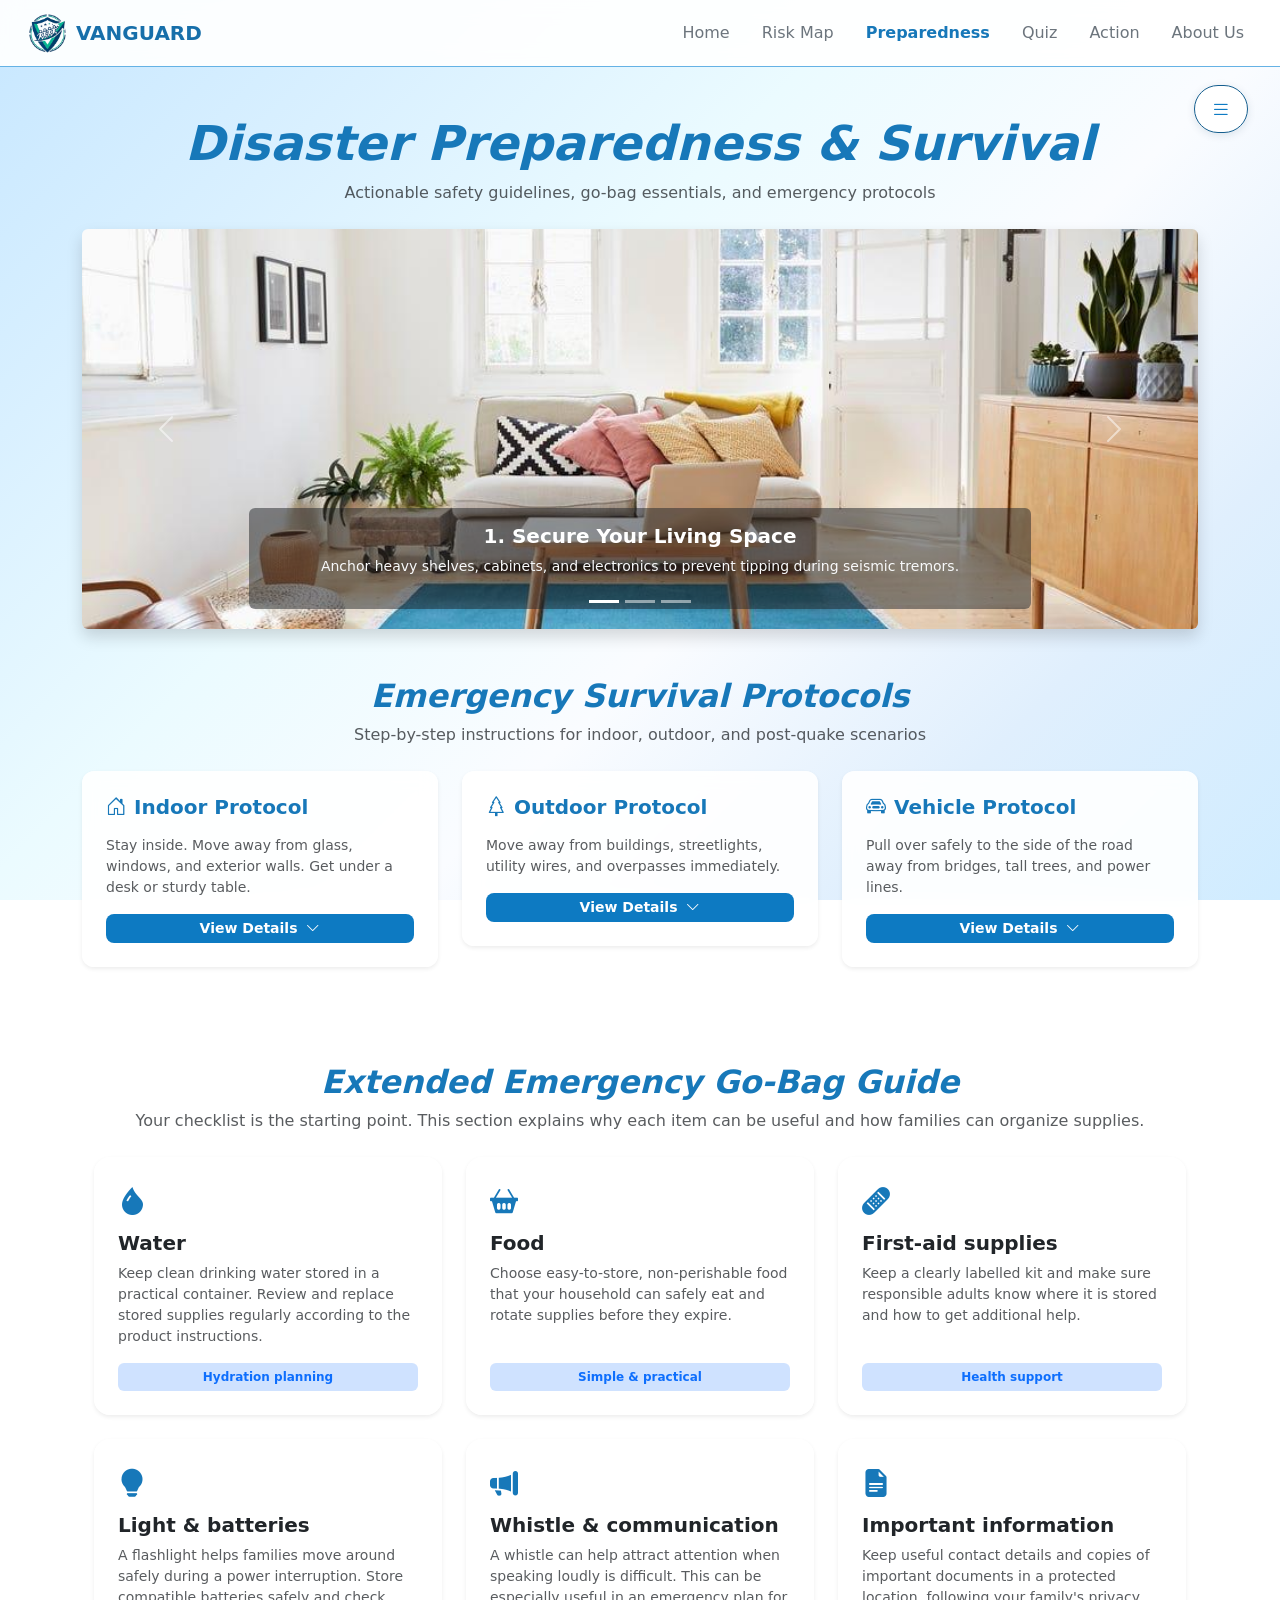
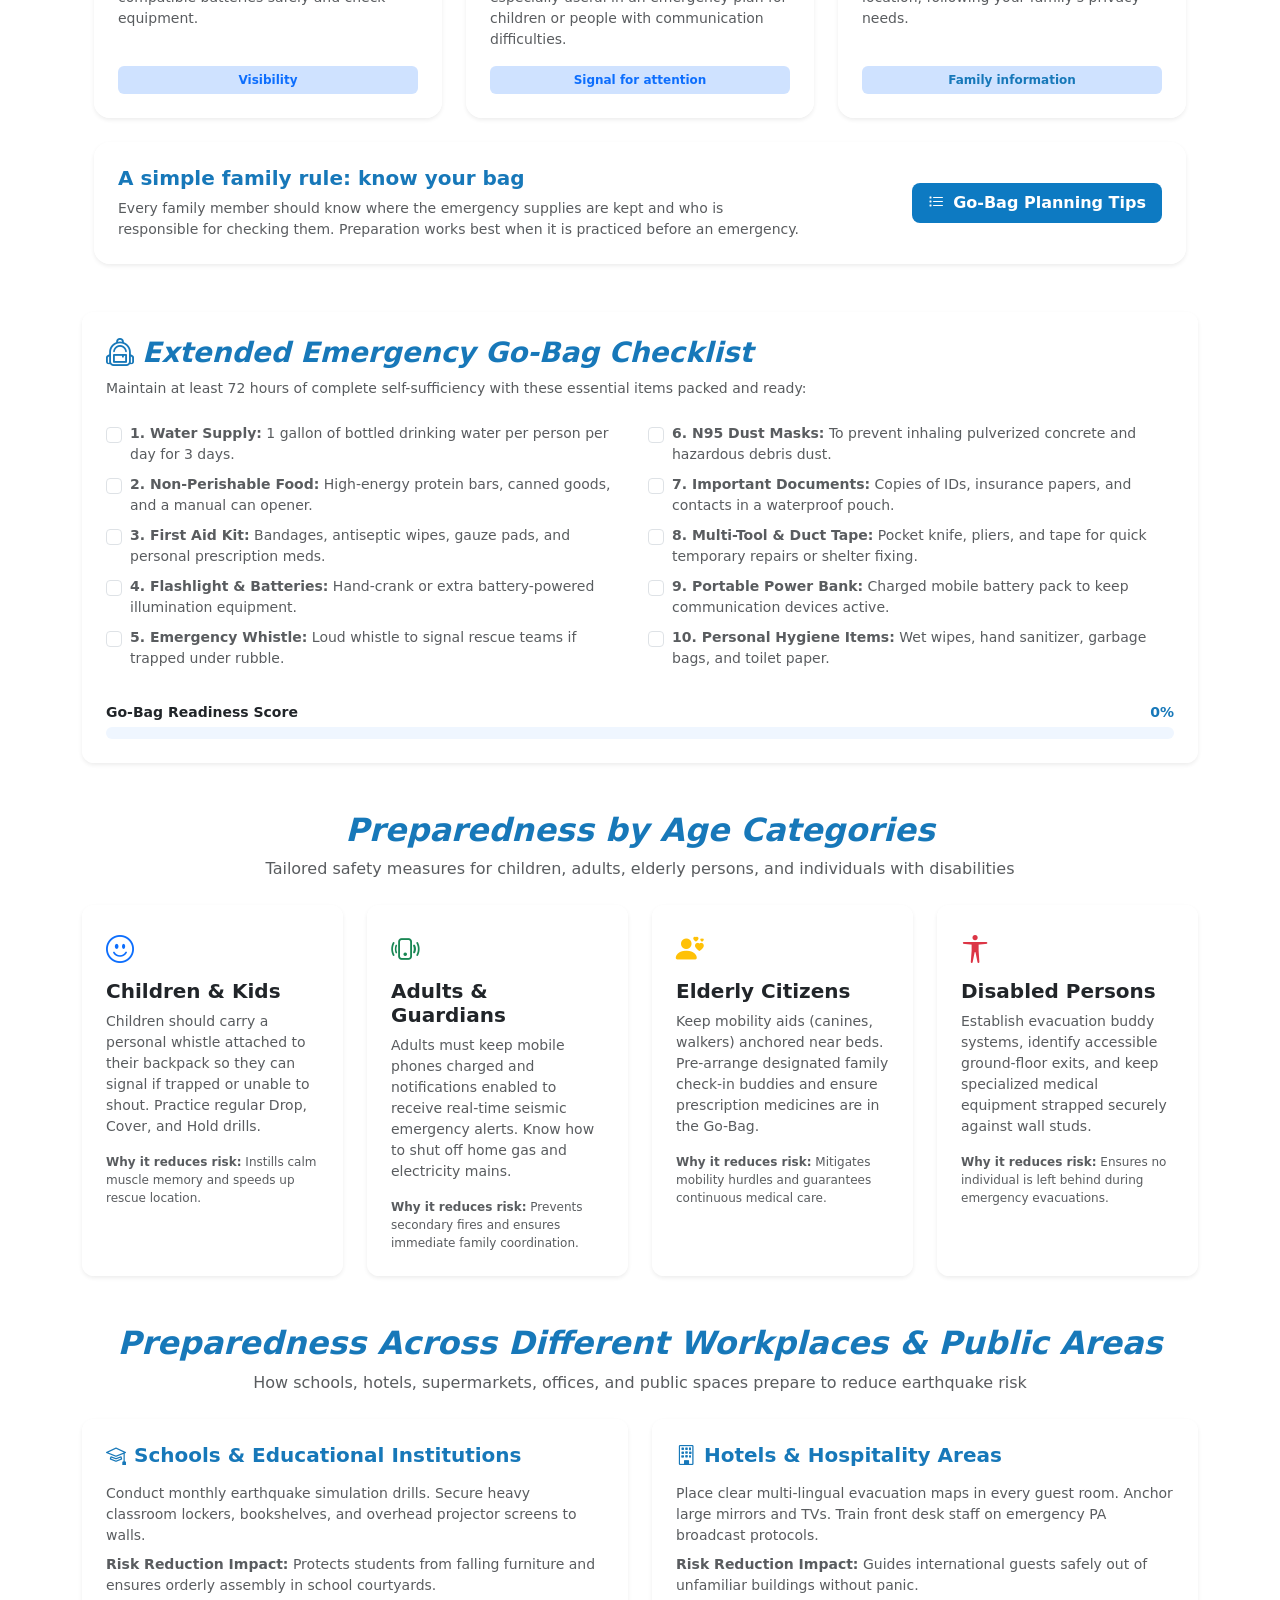
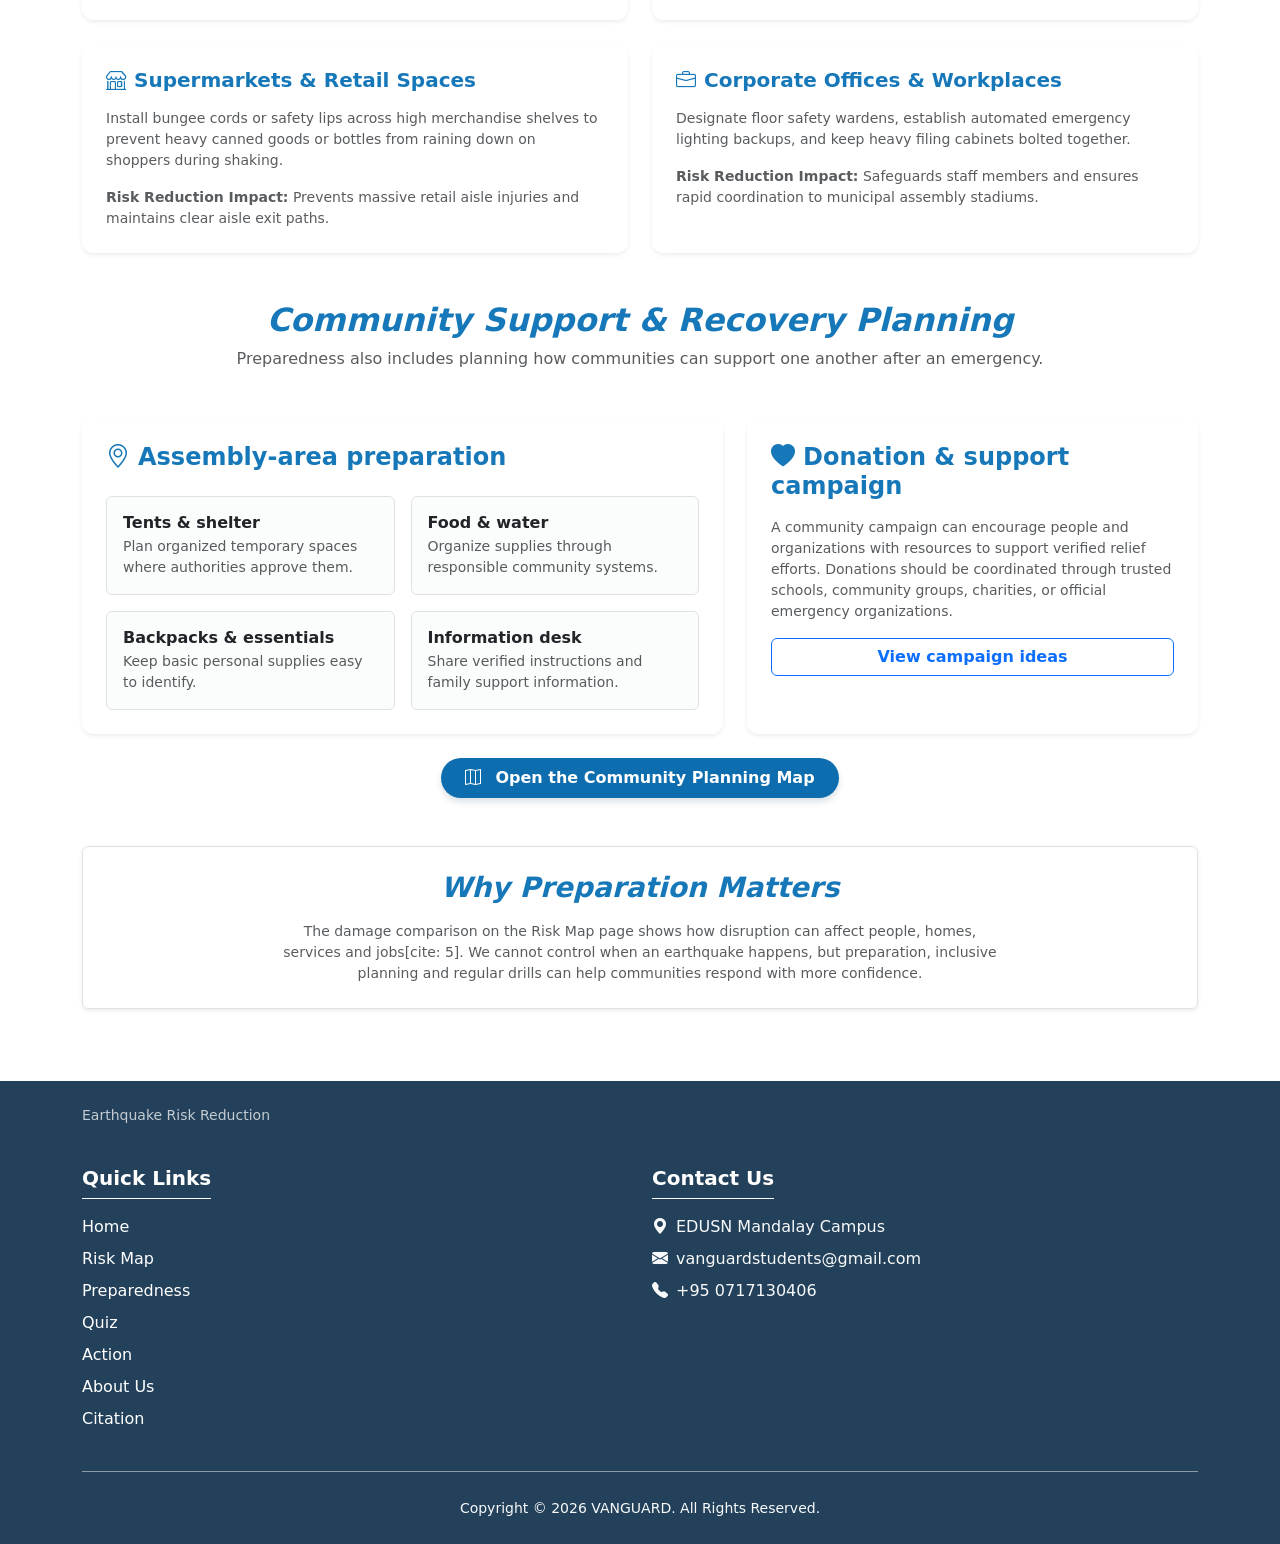
<file: pages/preparedness.html>
<!DOCTYPE html>
<html lang="en">
<head>
  <meta charset="UTF-8">
  <meta name="viewport" content="width=device-width, initial-scale=1.0">
  <title>VANGUARD </title>
  <link rel="stylesheet" href="https://cdn.jsdelivr.net/npm/bootstrap@5.3.3/dist/css/bootstrap.min.css">
  <link rel="stylesheet" href="https://cdn.jsdelivr.net/npm/bootstrap-icons@1.11.3/font/bootstrap-icons.min.css">
  <link rel="stylesheet" href="https://unpkg.com/aos@2.3.1/dist/aos.css">
  <script src="https://cdn.jsdelivr.net/npm/bootstrap@5.3.3/dist/js/bootstrap.bundle.min.js"></script>
  <script src="https://unpkg.com/aos@2.3.1/dist/aos.js"></script>
  <link rel="stylesheet" href="../style.css">
  <link rel="shortcut icon" href="../media/logo.png">
</head>
<body class="background" data-bs-spy="scroll" data-bs-target="#prepNavbar" data-bs-root-margin="0px 0px -40%" data-bs-smooth-scroll="true">

  <!-- NAVBAR -->
  <nav class="navbar navbar-expand-lg sticky-top px-2 px-sm-3" id="prepNavbar" data-aos="fade-down">
    <div class="container-fluid">
      <a class="navbar-brand d-flex align-items-center gap-2" href="../index.html">
        <img src="../media/logo.png" alt="logo" width="40" height="40" class="img-fluid">
        <span>VANGUARD</span>
      </a>

      <button class="navbar-toggler border-0" type="button" data-bs-toggle="collapse" data-bs-target="#navMenu" aria-controls="navMenu" aria-expanded="false" aria-label="Toggle navigation">
        <span class="navbar-toggler-icon"></span>
      </button>

      <div class="collapse navbar-collapse" id="navMenu">
        <ul class="navbar-nav ms-auto flex-column flex-lg-row gap-2 gap-lg-3 fw-medium my-2 my-lg-0">
          <li class="nav-item"><a class="nav-link text-secondary" href="../index.html">Home</a></li>
          <li class="nav-item"><a class="nav-link text-secondary" href="riskmap.html">Risk Map</a></li>
          <li class="nav-item"><a class="nav-link active text-dark-blue fw-bold" href="preparedness.html">Preparedness</a></li>
          <li class="nav-item"><a class="nav-link text-secondary" href="quiz.html">Quiz</a></li>
          <li class="nav-item"><a class="nav-link text-secondary" href="action.html">Action</a></li>
          <li class="nav-item"><a class="nav-link text-secondary" href="aboutus.html">About Us</a></li>
        </ul>
      </div>
    </div>
  </nav>

  <!-- MENU TOGGLE -->
  <div class="text-center position-relative px-3">
    <div class="hero-menu-toggle px-2 d-none d-lg-block">
      <button class="btn rounded-pill px-3 py-2 fw-semibold d-flex align-items-center gap-2" type="button" data-bs-toggle="offcanvas" data-bs-target="#offcanvasNavbar">
        <i class="bi bi-list fs-5"></i>
      </button>
    </div>
  </div>

  <!-- OFFCANVAS MENU -->
  <div class="offcanvas offcanvas-end shadow" tabindex="-1" id="offcanvasNavbar">
    <div class="offcanvas-header border-bottom">
      <h5 class="offcanvas-title fw-bold text-dark-blue d-flex align-items-center gap-2">
        <img src="../media/logo.png" alt="logo" width="35" height="35">
        VANGUARD Menu
      </h5>
      <button type="button" class="btn-close" data-bs-dismiss="offcanvas" aria-label="Close"></button>
    </div>
    <div class="offcanvas-body">
      <ul class="navbar-nav justify-content-end flex-grow-1 pe-3">
        <li class="nav-item mb-2"><a class="nav-link" href="#carousel-section"><i class="bi bi-images me-2"></i>Preparedness Overview</a></li>
        <li class="nav-item mb-2"><a class="nav-link" href="#survival-protocols"><i class="bi bi-shield-fill-check me-2"></i>Emergency Survival Protocols</a></li>
        <li class="nav-item mb-2"><a class="nav-link" href="#items"><i class="bi bi-shield-fill-check me-2"></i>Extended Emergency Go-Bag Guide</a></li>
        <li class="nav-item mb-2"><a class="nav-link" href="#gobag-section"><i class="bi bi-backpack me-2"></i>Emergency Go-Bag Checklist</a></li>
        <li class="nav-item mb-2"><a class="nav-link" href="#age-prep"><i class="bi bi-people me-2"></i>Preparedness by Age Groups</a></li>
        <li class="nav-item mb-2"><a class="nav-link" href="#place-prep"><i class="bi bi-buildings me-2"></i>Preparedness by Public & Work Places</a></li>
        <li class="nav-item mb-2"><a class="nav-link" href="#community"><i class="bi bi-map me-2"></i>Community Support & Recovery Planning</a></li>
        <li class="nav-item mb-2"><a class="nav-link" href="riskmap.html"><i class="bi bi-geo-alt me-2"></i>Risk Map & Damage Level Data</a></li>
      </ul>
      <div class="mt-4 p-3 rounded border shadow-sm">
        <small class="text-muted d-block mb-1">Year 9 PBL Project</small>
        <strong class="text-dark">Earthquake Risk Reduction</strong>
      </div>
    </div>
  </div>

  <main class="container py-4 mt-2 mt-md-4">

    <!-- TITLE -->
    <div class="text-center mb-4" data-aos="fade-up">
      <h2 class="display-5 fw-bold text-dark-blue fst-italic">Disaster Preparedness & Survival</h2>
      <p class="text-muted mt-2">Actionable safety guidelines, go-bag essentials, and emergency protocols</p>
    </div>

    <!-- CAROUSEL -->
    <section class="mb-5" id="carousel-section" data-aos="zoom-in">
      <div id="prepCarousel" class="carousel slide shadow rounded overflow-hidden" data-bs-ride="carousel">
        <div class="carousel-indicators">
          <button type="button" data-bs-target="#prepCarousel" data-bs-slide-to="0" class="active" aria-current="true" aria-label="Slide 1"></button>
          <button type="button" data-bs-target="#prepCarousel" data-bs-slide-to="1" aria-label="Slide 2"></button>
          <button type="button" data-bs-target="#prepCarousel" data-bs-slide-to="2" aria-label="Slide 3"></button>
        </div>
        <div class="carousel-inner" style="max-height: 400px;">
          <div class="carousel-item active">
            <img src="../media/room.jpg" class="d-block w-100" style="object-fit: cover; height: 400px;" alt="Secure Living Space">
            <div class="carousel-caption d-none d-md-block bg-dark bg-opacity-50 rounded p-3">
              <h5 class="fw-bold text-white">1. Secure Your Living Space</h5>
              <p class="small text-light">Anchor heavy shelves, cabinets, and electronics to prevent tipping during seismic tremors.</p>
            </div> 
          </div>
          <div class="carousel-item">
            <img src="../media/dch.jpg" class="d-block w-100" style="object-fit: cover; height: 400px;" alt="Drop Cover Hold">
            <div class="carousel-caption d-none d-md-block bg-dark bg-opacity-50 rounded p-3">
              <h5 class="fw-bold text-white">2. Drop, Cover, and Hold On</h5>
              <p class="small text-light">Instantly drop under sturdy furniture and hold secure until all ground vibration ceases.</p>
            </div> 
          </div>
          <div class="carousel-item">
            <img src="../media/kit.jpg" class="d-block w-100" style="object-fit: cover; height: 400px;" alt="Go-Bag">
            <div class="carousel-caption d-none d-md-block bg-dark bg-opacity-50 rounded p-3">
              <h5 class="fw-bold text-white">3. Pack an Emergency Go-Bag</h5>
              <p class="small text-light">Maintain 3 days of potable water, non-perishable food, first aid supplies, and flashlights.</p>
            </div> 
          </div>
        </div>
        <button class="carousel-control-prev" type="button" data-bs-target="#prepCarousel" data-bs-slide="prev">
          <span class="carousel-control-prev-icon" aria-hidden="true"></span>
          <span class="visually-hidden">Previous</span>
        </button>
        <button class="carousel-control-next" type="button" data-bs-target="#prepCarousel" data-bs-slide="next">
          <span class="carousel-control-next-icon" aria-hidden="true"></span>
          <span class="visually-hidden">Next</span>
        </button>
      </div>
    </section>

    <!-- SURVIVAL PROTOCOLS -->
    <section class="mb-5" id="survival-protocols" data-aos="fade-up">
      <div class="text-center mb-4">
        <h2 class="fw-bold text-dark-blue fst-italic">Emergency Survival Protocols</h2>
        <p class="text-muted">Step-by-step instructions for indoor, outdoor, and post-quake scenarios</p>
      </div>

      <div class="row g-4 align-items-start">
        
        <!-- INDOOR PROTOCOL -->
        <div class="col-md-4" data-aos="fade-right" data-aos-delay="100">
          <div class="card p-4 shadow-sm border-0 h-100">
            <h5 class="fw-bold text-dark-blue mb-3"><i class="bi bi-house-door me-2"></i>Indoor Protocol</h5>
            <p class="text-muted small">Stay inside. Move away from glass, windows, and exterior walls. Get under a desk or sturdy table.</p>
            <div class="mt-auto">
              <button class="btn btn-blue btn-sm w-100 fw-bold" type="button" data-bs-toggle="collapse" data-bs-target="#collapseIndoor">
                View Details <i class="bi bi-chevron-down ms-1"></i>
              </button>
              <div class="collapse mt-2" id="collapseIndoor">
                <div class="card card-body bg-light text-muted small p-2 border-0">
                  If no table is nearby, drop down against an interior wall and cover your head and neck with your arms.
                </div>
              </div>
            </div>
          </div>
        </div>

        <!-- OUTDOOR PROTOCOL -->
        <div class="col-md-4" data-aos="fade-up" data-aos-delay="200">
          <div class="card p-4 shadow-sm border-0 h-100">
            <h5 class="fw-bold text-dark-blue mb-3"><i class="bi bi-tree me-2"></i>Outdoor Protocol</h5>
            <p class="text-muted small">Move away from buildings, streetlights, utility wires, and overpasses immediately.</p>
            <div class="mt-auto">
              <button class="btn btn-blue btn-sm w-100 fw-bold" type="button" data-bs-toggle="collapse" data-bs-target="#collapseOutdoor">
                View Details <i class="bi bi-chevron-down ms-1"></i>
              </button>
              <div class="collapse mt-2" id="collapseOutdoor">
                <div class="card card-body bg-light text-muted small p-2 border-0">
                  Once in the open area, stay there until the shaking stops. The greatest danger exists directly near exterior walls.
                </div>
              </div>
            </div>
          </div>
        </div>

        <!-- VEHICLE PROTOCOL -->
        <div class="col-md-4" data-aos="fade-left" data-aos-delay="300">
          <div class="card p-4 shadow-sm border-0 h-100">
            <h5 class="fw-bold text-dark-blue mb-3"><i class="bi bi-car-front me-2"></i>Vehicle Protocol</h5>
            <p class="text-muted small">Pull over safely to the side of the road away from bridges, tall trees, and power lines.</p>
            <div class="mt-auto">
              <button class="btn btn-blue btn-sm w-100 fw-bold" type="button" data-bs-toggle="collapse" data-bs-target="#collapseVehicle">
                View Details <i class="bi bi-chevron-down ms-1"></i>
              </button>
              <div class="collapse mt-2" id="collapseVehicle">
                <div class="card card-body bg-light text-muted small p-2 border-0">
                  Stop as quickly as safety permits and stay inside the vehicle until shaking halts completely. Avoid stopping under overpasses.
                </div>
              </div>
            </div>
          </div>
        </div>

      </div>
    </section>

    <!-- EXTENDED EMERGENCY GO-BAG GUIDE SECTION -->
    <section class="py-5" id="items" data-aos="fade-up">
      <div class="container">
        
        <div class="text-center mb-4">
          <h2 class="fw-bold text-dark-blue fst-italic">Extended Emergency Go-Bag Guide</h2>
          <p class="text-muted">Your checklist is the starting point. This section explains why each item can be useful and how families can organize supplies.</p>
        </div>

        <div class="row g-4">
          <!-- Water -->
          <div class="col-md-6 col-lg-4" data-aos="zoom-in" data-aos-delay="100">
            <div class="card p-4 h-100 shadow-sm border-0 rounded-4">
              <i class="bi bi-droplet-fill fs-3 text-dark-blue mb-2"></i>
              <h5 class="fw-bold">Water</h5>
              <p class="small text-muted">Keep clean drinking water stored in a practical container. Review and replace stored supplies regularly according to the product instructions.</p>
              <div class="mt-auto">
                <span class="badge bg-primary-subtle text-primary w-100 py-2">Hydration planning</span>
              </div>
            </div>
          </div>

          <!-- Food -->
          <div class="col-md-6 col-lg-4" data-aos="zoom-in" data-aos-delay="200">
            <div class="card p-4 h-100 shadow-sm border-0 rounded-4">
              <i class="bi bi-basket2-fill fs-3 text-dark-blue mb-2"></i>
              <h5 class="fw-bold">Food</h5>
              <p class="small text-muted">Choose easy-to-store, non-perishable food that your household can safely eat and rotate supplies before they expire.</p>
              <div class="mt-auto">
                <span class="badge bg-primary-subtle text-primary w-100 py-2">Simple & practical</span>
              </div>
            </div>
          </div>

          <!-- First-aid supplies -->
          <div class="col-md-6 col-lg-4" data-aos="zoom-in" data-aos-delay="300">
            <div class="card p-4 h-100 shadow-sm border-0 rounded-4">
              <i class="bi bi-bandaid-fill fs-3 text-dark-blue mb-2"></i>
              <h5 class="fw-bold">First-aid supplies</h5>
              <p class="small text-muted">Keep a clearly labelled kit and make sure responsible adults know where it is stored and how to get additional help.</p>
              <div class="mt-auto">
                <span class="badge bg-primary-subtle text-primary w-100 py-2">Health support</span>
              </div>
            </div>
          </div>

          <!-- Light & batteries -->
          <div class="col-md-6 col-lg-4" data-aos="zoom-in" data-aos-delay="100">
            <div class="card p-4 h-100 shadow-sm border-0 rounded-4">
              <i class="bi bi-lightbulb-fill fs-3 text-dark-blue mb-2"></i>
              <h5 class="fw-bold">Light & batteries</h5>
              <p class="small text-muted">A flashlight helps families move around safely during a power interruption. Store compatible batteries safely and check equipment.</p>
              <div class="mt-auto">
                <span class="badge bg-primary-subtle text-primary w-100 py-2">Visibility</span>
              </div>
            </div>
          </div>

          <!-- Whistle & communication -->
          <div class="col-md-6 col-lg-4" data-aos="zoom-in" data-aos-delay="200">
            <div class="card p-4 h-100 shadow-sm border-0 rounded-4">
              <i class="bi bi-megaphone-fill fs-3 text-dark-blue mb-2"></i>
              <h5 class="fw-bold">Whistle & communication</h5>
              <p class="small text-muted">A whistle can help attract attention when speaking loudly is difficult. This can be especially useful in an emergency plan for children or people with communication difficulties.</p>
              <div class="mt-auto">
                <span class="badge bg-primary-subtle text-primary w-100 py-2">Signal for attention</span>
              </div>
            </div>
          </div>

          <!-- Important information -->
          <div class="col-md-6 col-lg-4" data-aos="zoom-in" data-aos-delay="300">
            <div class="card p-4 h-100 shadow-sm border-0 rounded-4">
              <i class="bi bi-file-earmark-text-fill fs-3 text-dark-blue mb-2"></i>
              <h5 class="fw-bold">Important information</h5>
              <p class="small text-muted">Keep useful contact details and copies of important documents in a protected location, following your family's privacy needs.</p>
              <div class="mt-auto">
                <span class="badge bg-primary-subtle text-dark-blue w-100 py-2">Family information</span>
              </div>
            </div>
          </div>
        </div>

        <!-- FAMILY PLANNING BANNER BOX -->
        <div class="card p-4 mt-4 border-0 shadow-sm rounded-4" data-aos="fade-up">
          <div class="row align-items-center">
            <div class="col-md-8">
              <h5 class="fw-bold text-dark-blue">A simple family rule: know your bag</h5>
              <p class="mb-0 text-muted small">Every family member should know where the emergency supplies are kept and who is responsible for checking them. Preparation works best when it is practiced before an emergency.</p>
            </div>
            <div class="col-md-4 text-md-end mt-3 mt-md-0">
              <button class="btn btn-blue px-3 py-2 fw-semibold" data-bs-toggle="modal" data-bs-target="#bagModal">
                <i class="bi bi-list-task me-1"></i> Go-Bag Planning Tips
              </button>
            </div>
          </div>
        </div>

      </div>
    </section>

    <!-- GO-BAG PLANNING TIPS MODAL -->
    <div class="modal fade" id="bagModal" tabindex="-1" aria-labelledby="bagModalLabel" aria-hidden="true">
      <div class="modal-dialog modal-dialog-centered">
        <div class="modal-content rounded-4 border-0 p-3 shadow-lg">
          <div class="modal-header border-0 pb-0">
            <h4 class="modal-title fw-bold text-dark-blue" id="bagModalLabel">Go-Bag Planning Tips</h4>
            <button type="button" class="btn-close" data-bs-dismiss="modal" aria-label="Close"></button>
          </div>
          <div class="modal-body py-4 text-secondary">
            <ol class="ps-3 mb-0 lh-lg small">
              <li class="mb-2">Choose a bag that is practical for your household.</li>
              <li class="mb-2">Keep it in a location that responsible family members can find.</li>
              <li class="mb-2">Check supplies regularly and replace items when needed.</li>
              <li class="mb-0">Practice your family plan so everyone knows what to do.</li>
            </ol>
          </div>
          <div class="modal-footer border-0 pt-0">
            <button type="button" class="btn btn-light fw-medium px-4 text-secondary rounded-3" data-bs-dismiss="modal">Got it</button>
          </div>
        </div>
      </div>
    </div>

    <!-- EXTENDED GO-BAG EMERGENCY CHECKLIST -->
    <section class="mb-5" id="gobag-section" data-aos="fade-up">
      <div class="card p-4 shadow-sm border-0">
        <h3 class="fw-bold text-dark-blue fst-italic mb-2"><i class="bi bi-backpack2 me-2"></i>Extended Emergency Go-Bag Checklist</h3>
        <p class="text-muted small mb-4">Maintain at least 72 hours of complete self-sufficiency with these essential items packed and ready:</p>

        <div class="row g-3">
          <div class="col-md-6">
            <div class="form-check mb-2">
              <input class="form-check-input bag-check" type="checkbox" id="bag1" onclick="updateBagProgress()">
              <label class="form-check-label text-muted small" for="bag1"><strong>1. Water Supply:</strong> 1 gallon of bottled drinking water per person per day for 3 days.</label>
            </div>
            <div class="form-check mb-2">
              <input class="form-check-input bag-check" type="checkbox" id="bag2" onclick="updateBagProgress()">
              <label class="form-check-label text-muted small" for="bag2"><strong>2. Non-Perishable Food:</strong> High-energy protein bars, canned goods, and a manual can opener.</label>
            </div>
            <div class="form-check mb-2">
              <input class="form-check-input bag-check" type="checkbox" id="bag3" onclick="updateBagProgress()">
              <label class="form-check-label text-muted small" for="bag3"><strong>3. First Aid Kit:</strong> Bandages, antiseptic wipes, gauze pads, and personal prescription meds.</label>
            </div>
            <div class="form-check mb-2">
              <input class="form-check-input bag-check" type="checkbox" id="bag4" onclick="updateBagProgress()">
              <label class="form-check-label text-muted small" for="bag4"><strong>4. Flashlight & Batteries:</strong> Hand-crank or extra battery-powered illumination equipment.</label>
            </div>
            <div class="form-check mb-2">
              <input class="form-check-input bag-check" type="checkbox" id="bag5" onclick="updateBagProgress()">
              <label class="form-check-label text-muted small" for="bag5"><strong>5. Emergency Whistle:</strong> Loud whistle to signal rescue teams if trapped under rubble.</label>
            </div>
          </div>
          <div class="col-md-6">
            <div class="form-check mb-2">
              <input class="form-check-input bag-check" type="checkbox" id="bag6" onclick="updateBagProgress()">
              <label class="form-check-label text-muted small" for="bag6"><strong>6. N95 Dust Masks:</strong> To prevent inhaling pulverized concrete and hazardous debris dust.</label>
            </div>
            <div class="form-check mb-2">
              <input class="form-check-input bag-check" type="checkbox" id="bag7" onclick="updateBagProgress()">
              <label class="form-check-label text-muted small" for="bag7"><strong>7. Important Documents:</strong> Copies of IDs, insurance papers, and contacts in a waterproof pouch.</label>
            </div>
            <div class="form-check mb-2">
              <input class="form-check-input bag-check" type="checkbox" id="bag8" onclick="updateBagProgress()">
              <label class="form-check-label text-muted small" for="bag8"><strong>8. Multi-Tool & Duct Tape:</strong> Pocket knife, pliers, and tape for quick temporary repairs or shelter fixing.</label>
            </div>
            <div class="form-check mb-2">
              <input class="form-check-input bag-check" type="checkbox" id="bag9" onclick="updateBagProgress()">
              <label class="form-check-label text-muted small" for="bag9"><strong>9. Portable Power Bank:</strong> Charged mobile battery pack to keep communication devices active.</label>
            </div>
            <div class="form-check mb-2">
              <input class="form-check-input bag-check" type="checkbox" id="bag10" onclick="updateBagProgress()">
              <label class="form-check-label text-muted small" for="bag10"><strong>10. Personal Hygiene Items:</strong> Wet wipes, hand sanitizer, garbage bags, and toilet paper.</label>
            </div>
          </div>
        </div>

        <div class="mt-4">
          <div class="d-flex justify-content-between small fw-bold mb-1">
            <span>Go-Bag Readiness Score</span><span id="bagPercent" class="text-dark-blue">0%</span>
          </div>
          <div class="progress"><div id="bagProgressBar" class="progress-bar bg-primary" style="width: 0%"></div></div>
        </div>
      </div>
    </section>

    <!-- PREPAREDNESS FOR AGE GROUPS -->
    <section class="mb-5" id="age-prep" data-aos="fade-up">
      <div class="text-center mb-4">
        <h2 class="fw-bold text-dark-blue fst-italic">Preparedness by Age Categories</h2>
        <p class="text-muted">Tailored safety measures for children, adults, elderly persons, and individuals with disabilities</p>
      </div>

      <div class="row g-4">
        <div class="col-md-6 col-lg-3" data-aos="flip-left" data-aos-delay="100">
          <div class="card p-4 h-100 shadow-sm border-0">
            <div class="fs-3 text-primary mb-2"><i class="bi bi-emoji-smile"></i></div>
            <h5 class="fw-bold">Children & Kids</h5>
            <p class="text-muted small mb-3">Children should carry a personal whistle attached to their backpack so they can signal if trapped or unable to shout. Practice regular Drop, Cover, and Hold drills.</p>
            <p class="extra-small text-muted mb-0"><strong>Why it reduces risk:</strong> Instills calm muscle memory and speeds up rescue location.</p>
          </div>
        </div>

        <div class="col-md-6 col-lg-3" data-aos="flip-left" data-aos-delay="200">
          <div class="card p-4 h-100 shadow-sm border-0">
            <div class="fs-3 text-success mb-2"><i class="bi bi-phone-vibrate"></i></div>
            <h5 class="fw-bold">Adults & Guardians</h5>
            <p class="text-muted small mb-3">Adults must keep mobile phones charged and notifications enabled to receive real-time seismic emergency alerts. Know how to shut off home gas and electricity mains.</p>
            <p class="extra-small text-muted mb-0"><strong>Why it reduces risk:</strong> Prevents secondary fires and ensures immediate family coordination.</p>
          </div>
        </div>

        <div class="col-md-6 col-lg-3" data-aos="flip-left" data-aos-delay="300">
          <div class="card p-4 h-100 shadow-sm border-0">
            <div class="fs-3 text-warning mb-2"><i class="bi bi-person-hearts"></i></div>
            <h5 class="fw-bold">Elderly Citizens</h5>
            <p class="text-muted small mb-3">Keep mobility aids (canines, walkers) anchored near beds. Pre-arrange designated family check-in buddies and ensure prescription medicines are in the Go-Bag.</p>
            <p class="extra-small text-muted mb-0"><strong>Why it reduces risk:</strong> Mitigates mobility hurdles and guarantees continuous medical care.</p>
          </div>
        </div>

        <div class="col-md-6 col-lg-3" data-aos="flip-left" data-aos-delay="400">
          <div class="card p-4 h-100 shadow-sm border-0">
            <div class="fs-3 text-danger mb-2"><i class="bi bi-universal-access"></i></div>
            <h5 class="fw-bold">Disabled Persons</h5>
            <p class="text-muted small mb-3">Establish evacuation buddy systems, identify accessible ground-floor exits, and keep specialized medical equipment strapped securely against wall studs.</p>
            <p class="extra-small text-muted mb-0"><strong>Why it reduces risk:</strong> Ensures no individual is left behind during emergency evacuations.</p>
          </div>
        </div>
      </div>
    </section>

    <!-- PREPAREDNESS BY PLACES & WORK AREAS -->
    <section class="mb-5" id="place-prep" data-aos="fade-up">
      <div class="text-center mb-4">
        <h2 class="fw-bold text-dark-blue fst-italic">Preparedness Across Different Workplaces & Public Areas</h2>
        <p class="text-muted">How schools, hotels, supermarkets, offices, and public spaces prepare to reduce earthquake risk</p>
      </div>

      <div class="row g-4">
        <div class="col-md-6" data-aos="fade-right">
          <div class="card p-4 h-100 shadow-sm border-0">
            <h5 class="fw-bold text-dark-blue mb-3"><i class="bi bi-mortarboard me-2"></i>Schools & Educational Institutions</h5>
            <p class="text-muted small mb-2">Conduct monthly earthquake simulation drills. Secure heavy classroom lockers, bookshelves, and overhead projector screens to walls.</p>
            <p class="text-muted small mb-0"><strong>Risk Reduction Impact:</strong> Protects students from falling furniture and ensures orderly assembly in school courtyards.</p>
          </div>
        </div>

        <div class="col-md-6" data-aos="fade-left">
          <div class="card p-4 h-100 shadow-sm border-0">
            <h5 class="fw-bold text-dark-blue mb-3"><i class="bi bi-building me-2"></i>Hotels & Hospitality Areas</h5>
            <p class="text-muted small mb-2">Place clear multi-lingual evacuation maps in every guest room. Anchor large mirrors and TVs. Train front desk staff on emergency PA broadcast protocols.</p>
            <p class="text-muted small mb-0"><strong>Risk Reduction Impact:</strong> Guides international guests safely out of unfamiliar buildings without panic.</p>
          </div>
        </div>

        <div class="col-md-6" data-aos="fade-right">
          <div class="card p-4 h-100 shadow-sm border-0">
            <h5 class="fw-bold text-dark-blue mb-3"><i class="bi bi-shop me-2"></i>Supermarkets & Retail Spaces</h5>
            <p class="text-muted small mb-3">Install bungee cords or safety lips across high merchandise shelves to prevent heavy canned goods or bottles from raining down on shoppers during shaking.</p>
            <p class="text-muted small mb-0"><strong>Risk Reduction Impact:</strong> Prevents massive retail aisle injuries and maintains clear aisle exit paths.</p>
          </div>
        </div>

        <div class="col-md-6" data-aos="fade-left">
          <div class="card p-4 h-100 shadow-sm border-0">
            <h5 class="fw-bold text-dark-blue mb-3"><i class="bi bi-briefcase me-2"></i>Corporate Offices & Workplaces</h5>
            <p class="text-muted small mb-3">Designate floor safety wardens, establish automated emergency lighting backups, and keep heavy filing cabinets bolted together.</p>
            <p class="text-muted small mb-0"><strong>Risk Reduction Impact:</strong> Safeguards staff members and ensures rapid coordination to municipal assembly stadiums.</p>
          </div>
        </div>
      </div>
    </section>

    <section class="mb-5" id="community" data-aos="fade-up">
      <div class="text-center mb-5">
        <h2 class="fw-bold text-dark-blue fst-italic">Community Support & Recovery Planning</h2>
        <p class="text-muted">Preparedness also includes planning how communities can support one another after an emergency.</p>
      </div>

      <div class="row g-4">
        <div class="col-lg-7" data-aos="fade-right">
          <div class="card p-4 h-100 shadow-sm border-0">
            <h4 class="fw-bold text-dark-blue mb-4"><i class="bi bi-geo-alt me-2"></i>Assembly-area preparation</h4>
            
            <div class="row g-3">
              <div class="col-md-6">
                <div class="p-3 rounded border h-100 bg-light bg-opacity-50">
                  <h6 class="fw-bold text-dark mb-1">Tents & shelter</h6>
                  <p class="text-muted small mb-0">Plan organized temporary spaces where authorities approve them.</p>
                </div>
              </div>
              <div class="col-md-6">
                <div class="p-3 rounded border h-100 bg-light bg-opacity-50">
                  <h6 class="fw-bold text-dark mb-1">Food & water</h6>
                  <p class="text-muted small mb-0">Organize supplies through responsible community systems.</p>
                </div>
              </div>
              <div class="col-md-6">
                <div class="p-3 rounded border h-100 bg-light bg-opacity-50">
                  <h6 class="fw-bold text-dark mb-1">Backpacks & essentials</h6>
                  <p class="text-muted small mb-0">Keep basic personal supplies easy to identify.</p>
                </div>
              </div>
              <div class="col-md-6">
                <div class="p-3 rounded border h-100 bg-light bg-opacity-50">
                  <h6 class="fw-bold text-dark mb-1">Information desk</h6>
                  <p class="text-muted small mb-0">Share verified instructions and family support information.</p>
                </div>
              </div>
            </div>
          </div>
        </div>

        <div class="col-lg-5" data-aos="fade-left">
          <div class="card p-4 h-100 shadow-sm border-0">
            <h4 class="fw-bold text-dark-blue mb-3"><i class="bi bi-heart-fill text-dark-blue me-2"></i>Donation & support campaign</h4>
            <p class="text-muted small mb-3">
              A community campaign can encourage people and organizations with resources to support verified relief efforts. Donations should be coordinated through trusted schools, community groups, charities, or official emergency organizations.
            </p>
            
            <div class="d-grid mb-3">
              <button class="btn btn-outline-primary fw-semibold" type="button" data-bs-toggle="collapse" data-bs-target="#campaignCollapse">
                View campaign ideas
              </button>
            </div>

            <div class="collapse" id="campaignCollapse">
              <ul class="text-muted small ps-3 mb-0">
                <li class="mb-2">Create a clear list of needed supplies.</li>
                <li class="mb-2">Explain where verified donations can be delivered.</li>
                <li class="mb-2">Keep records transparent and organized.</li>
                <li class="mb-0">Prioritize the needs identified by affected communities.</li>
              </ul>
            </div>
          </div>
        </div>
      </div>

      <div class="text-center mt-4">
        <a href="riskmap.html#direction-map-section" class="btn seemore px-4 py-2 rounded-pill fw-bold">
          <i class="bi bi-map me-2"></i> Open the Community Planning Map
        </a>
      </div>
    </section>

    <!-- WHY PREPARATION MATTERS -->
    <section class="text-center py-4 bg-white bg-opacity-50 rounded shadow-sm border px-3" data-aos="zoom-in">
      <h3 class="fw-bold text-dark-blue fst-italic mb-3">Why Preparation Matters</h3>
      <p class="text-muted small col-lg-8 mx-auto mb-0">
        The damage comparison on the Risk Map page shows how disruption can affect people, homes, services and jobs[cite: 5]. We cannot control when an earthquake happens, but preparation, inclusive planning and regular drills can help communities respond with more confidence.
      </p>
    </section>

  </main>

  <!-- TOAST NOTIFICATION CONTAINER -->
  <div class="toast-container position-fixed bottom-0 end-0 p-3" style="z-index: 1100;">
    <div id="readinessToast" class="toast align-items-center text-bg-primary border-0 shadow" role="alert" aria-live="assertive" aria-atomic="true">
      <div class="d-flex">
        <div class="toast-body fw-semibold">
          <i class="bi bi-bell-fill me-2"></i> Go-Bag checklist updated successfully! Stay safe and prepared.
        </div>
        <button type="button" class="btn-close btn-close-white me-2 m-auto" data-bs-dismiss="toast" aria-label="Close"></button>
      </div>
    </div>
  </div>

  <!-- FOOTER -->
  <footer class="py-4 text-white mt-5" data-aos="fade">
    <div class="container">
      <div class="row mb-4 text-center text-md-start">
        <div class="col-12">
          <p class="text-light opacity-75 small">Earthquake Risk Reduction</p>
        </div>
      </div>

      <div class="row text-center text-md-start">
        <div class="col-md-6 mb-4 mb-md-0">
          <h5 class="fw-bold mb-3 border-bottom border-light pb-2 d-inline-block">Quick Links</h5>
          <ul class="list-unstyled">
            <li class="mb-2"><a href="../index.html" class="text-white text-decoration-none hover-link">Home</a></li>
            <li class="mb-2"><a href="riskmap.html" class="text-white text-decoration-none hover-link">Risk Map</a></li>
            <li class="mb-2"><a href="preparedness.html" class="text-white text-decoration-none hover-link">Preparedness</a></li>
            <li class="mb-2"><a href="quiz.html" class="text-white text-decoration-none hover-link">Quiz</a></li>
            <li class="mb-2"><a href="action.html" class="text-white text-decoration-none hover-link">Action</a></li>
            <li class="mb-2"><a href="aboutus.html" class="text-white text-decoration-none hover-link">About Us</a></li>
            <li class="mb-2"><a href="../citation.docx" class="text-white text-decoration-none hover-link">Citation</a></li>
          </ul>
        </div>

        <div class="col-md-6">
          <h5 class="fw-bold mb-3 border-bottom border-light pb-2 d-inline-block">Contact Us</h5>
          <ul class="list-unstyled text-light">
            <li class="mb-2"><i class="bi bi-geo-alt-fill me-2"></i>EDUSN Mandalay Campus</li>
            <li class="mb-2"><i class="bi bi-envelope-fill me-2"></i>vanguardstudents@gmail.com</li>
            <li class="mb-2"><i class="bi bi-telephone-fill me-2"></i>+95 0717130406</li>
          </ul>
        </div>
      </div>

      <hr class="my-4 border-light opacity-50">

      <div class="row">
        <div class="col-12 text-center">
          <small class="text-light">Copyright &copy; 2026 VANGUARD. All Rights Reserved.</small>
        </div>
      </div>
    </div>
  </footer>

  <script>
    function updateBagProgress() {
      const checkboxes = document.querySelectorAll('.bag-check');
      let checkedCount = 0;
      checkboxes.forEach(cb => { if (cb.checked) checkedCount++; });
      
      const percentage = Math.round((checkedCount / checkboxes.length) * 100);
      const progressBar = document.getElementById('bagProgressBar');
      const percentText = document.getElementById('bagPercent');
      
      progressBar.style.width = percentage + '%';
      percentText.innerText = percentage + '%';
    }

    function showToast() {
      const toastEl = document.getElementById('readinessToast');
      const toast = new bootstrap.Toast(toastEl);
      toast.show();
    }
    
    function checkAnswer(questionNum, isCorrect) {
      const feedbackEl = document.getElementById('feedback' + questionNum);
      if (isCorrect) {
        feedbackEl.className = "mt-1 small fw-bold text-success";
        feedbackEl.innerHTML = "🎉 Correct! Excellent safety knowledge.";
      } else {
        feedbackEl.className = "mt-1 small fw-bold text-danger";
        feedbackEl.innerHTML = "❌ Incorrect. Please review our safety protocols and try again!";
      }
    }

    // Initialize AOS
    AOS.init({
      duration: 800,
      once: true,
      offset: 100
    });
  </script>
</body>
</html>
</file>
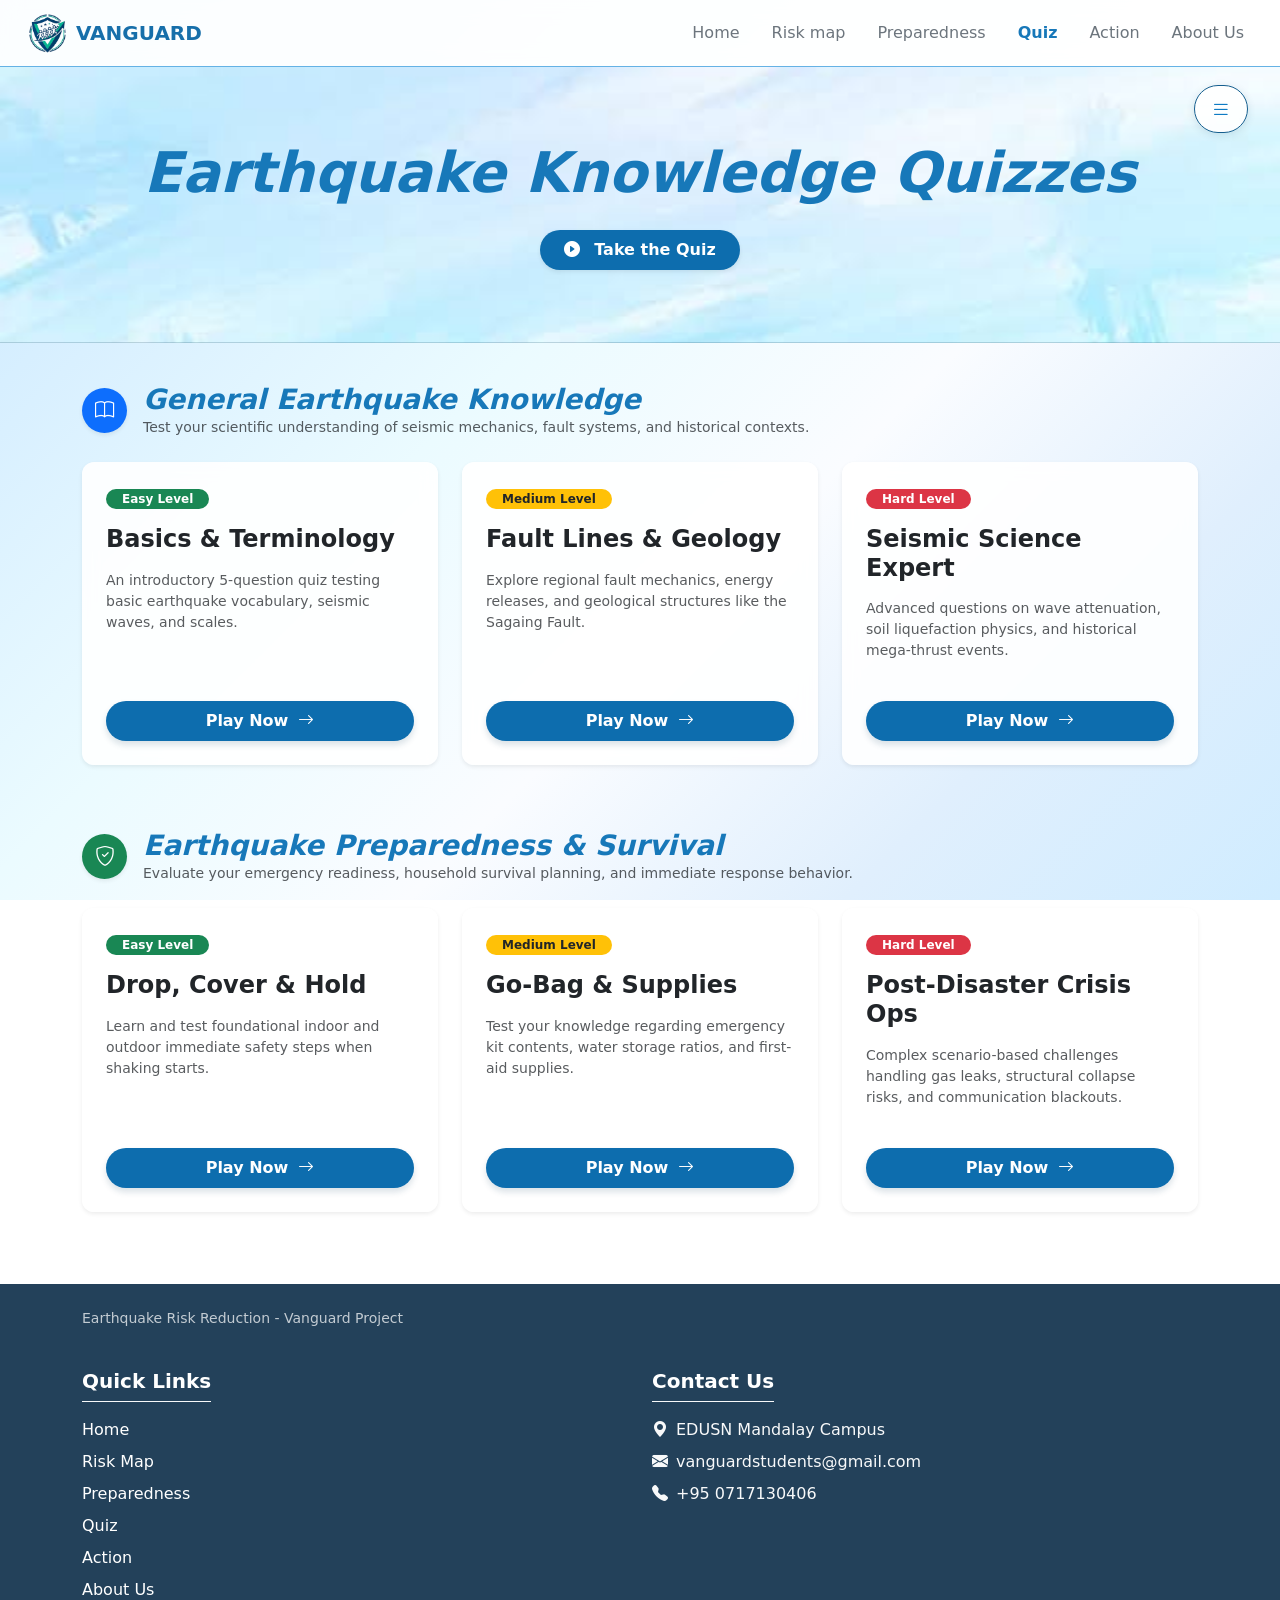
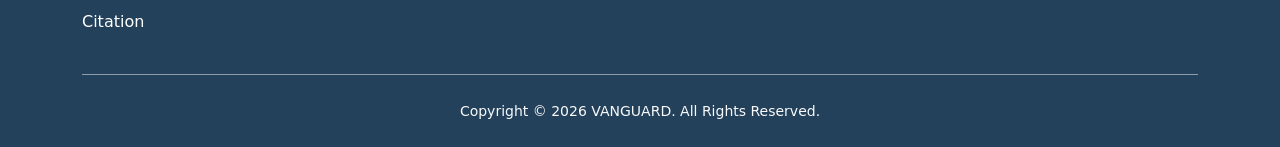
<file: pages/quiz.html>
<!DOCTYPE html>
<html lang="en">
<head>
  <meta charset="UTF-8">
  <meta name="viewport" content="width=device-width, initial-scale=1.0">
  <title>VANGUARD - Earthquake Knowledge & Preparedness Quiz</title>
  <link rel="stylesheet" href="https://cdn.jsdelivr.net/npm/bootstrap@5.3.3/dist/css/bootstrap.min.css">
  <link rel="stylesheet" href="https://cdn.jsdelivr.net/npm/bootstrap-icons@1.11.3/font/bootstrap-icons.min.css">
  <link rel="stylesheet" href="https://unpkg.com/aos@2.3.1/dist/aos.css">
  <script src="https://cdn.jsdelivr.net/npm/bootstrap@5.3.3/dist/js/bootstrap.bundle.min.js"></script>
  <script src="https://unpkg.com/aos@2.3.1/dist/aos.js"></script>
  <link rel="stylesheet" href="../style.css">
  <link rel="shortcut icon" href="../media/logo.png">
</head>
<body class="background">

  <!-- NAVBAR -->
  <nav class="navbar navbar-expand-lg sticky-top px-2 px-sm-3" data-aos="fade-down">
    <div class="container-fluid">
      <a class="navbar-brand d-flex align-items-center gap-2" href="../index.html">
        <img src="../media/logo.png" alt="logo" width="40" height="40" class="img-fluid">
        <span>VANGUARD</span>
      </a>
      <button class="navbar-toggler border-0" type="button" data-bs-toggle="collapse" data-bs-target="#navMenu" aria-controls="navMenu" aria-expanded="false" aria-label="Toggle navigation">
        <span class="navbar-toggler-icon"></span>
      </button>
      <div class="collapse navbar-collapse" id="navMenu">
        <ul class="navbar-nav ms-auto flex-column flex-lg-row gap-2 gap-lg-3 fw-medium my-2 my-lg-0">
          <li class="nav-item"><a class="nav-link text-secondary" href="../index.html">Home</a></li>
          <li class="nav-item"><a class="nav-link text-secondary" href="riskmap.html">Risk map</a></li>
          <li class="nav-item"><a class="nav-link text-secondary" href="preparedness.html">Preparedness</a></li>
          <li class="nav-item"><a class="nav-link active text-dark-blue fw-bold" href="quiz.html">Quiz</a></li>
          <li class="nav-item"><a class="nav-link text-secondary" href="action.html">Action</a></li>
          <li class="nav-item"><a class="nav-link text-secondary" href="aboutus.html">About Us</a></li>
        </ul>
      </div>
    </div>
  </nav>

  <!-- MENU TOGGLE -->
  <div class="text-center position-relative px-3">
    <div class="hero-menu-toggle px-2 d-none d-lg-block">
      <button class="btn rounded-pill px-3 py-2 fw-semibold d-flex align-items-center gap-2" type="button" data-bs-toggle="offcanvas" data-bs-target="#offcanvasNavbar">
        <i class="bi bi-list fs-5"></i>
      </button>
    </div>
  </div>

  <!-- OFFCANVAS MENU -->
  <div class="offcanvas offcanvas-end shadow" tabindex="-1" id="offcanvasNavbar">
    <div class="offcanvas-header border-bottom">
      <h5 class="offcanvas-title fw-bold text-dark-blue d-flex align-items-center gap-2">
        <img src="../media/logo.png" alt="logo" width="35" height="35">
        VANGUARD Menu
      </h5>
      <button type="button" class="btn-close" data-bs-dismiss="offcanvas" aria-label="Close"></button>
    </div>
    <div class="offcanvas-body">
      <ul class="navbar-nav justify-content-end flex-grow-1 pe-3">
        <li class="nav-item mb-2"><a class="nav-link" href="#geq"><i class="bi bi-geo-alt me-2"></i>General Earthquake Quiz</a></li>
        <li class="nav-item mb-2"><a class="nav-link" href="#peq"><i class="bi bi-tags me-2"></i>Preparedness Earthquake Quiz</a></li>
      </ul>
      <div class="mt-4 p-3 rounded border shadow-sm">
        <small class="text-muted d-block mb-1">Year 9 PBL Project</small>
        <strong class="text-dark">Earthquake Risk Reduction</strong>
      </div>
    </div>
  </div>

  <header class="quiz-hero-section text-center py-5" data-aos="fade">
    <div class="container py-4" data-aos="zoom-in" data-aos-delay="200">
      <h2 class="display-4 fw-bold text-dark-blue fst-italic mb-3">Earthquake Knowledge Quizzes</h2>
      <div class="mt-4">
        <a href="#geq" class="btn seemore px-4 py-2 rounded-pill fw-bold shadow-sm">
          <i class="bi bi-play-circle-fill me-2"></i> Take the Quiz
        </a>
      </div>
    </div>
  </header>

  <!-- MAIN CONTENT: CATEGORIES & CARDS -->
  <main class="container py-4 mb-5" id="geq">
    
    <!-- CATEGORY 1: GENERAL EARTHQUAKE KNOWLEDGE -->
    <div class="mb-5 mt-3" data-aos="fade-up">
      <div class="d-flex align-items-center mb-4">
        <div class="bg-primary text-white p-2 rounded-circle me-3 d-flex align-items-center justify-content-center shadow-sm" style="width: 45px; height: 45px;">
          <i class="bi bi-book fs-5"></i>
        </div>
        <div>
          <h2 class="h3 fw-bold text-dark-blue fst-italic mb-0">General Earthquake Knowledge</h2>
          <p class="text-muted small mb-0">Test your scientific understanding of seismic mechanics, fault systems, and historical contexts.</p>
        </div>
      </div>

      <div class="row g-4">
        <!-- Easy Card -->
        <div class="col-md-4" data-aos="zoom-in" data-aos-delay="100">
          <div class="card p-4 h-100 d-flex flex-column justify-content-between shadow-sm border-0">
            <div>
              <span class="badge bg-success mb-3 px-3 py-1 rounded-pill">Easy Level</span>
              <h3 class="h4 fw-bold mb-3 text-dark">Basics & Terminology</h3>
              <p class="text-muted small">An introductory 5-question quiz testing basic earthquake vocabulary, seismic waves, and scales.</p>
            </div>
            <div class="mt-4 text-center">
              <button class="btn seemore w-100 rounded-pill fw-bold py-2 justify-content-center" onclick="openQuizModal('General', 'Easy')">
                Play Now <i class="bi bi-arrow-right ms-1"></i>
              </button>
            </div>
          </div>
        </div>

        <!-- Medium Card -->
        <div class="col-md-4" data-aos="zoom-in" data-aos-delay="200">
          <div class="card p-4 h-100 d-flex flex-column justify-content-between shadow-sm border-0">
            <div>
              <span class="badge bg-warning text-dark mb-3 px-3 py-1 rounded-pill">Medium Level</span>
              <h3 class="h4 fw-bold mb-3 text-dark">Fault Lines & Geology</h3>
              <p class="text-muted small">Explore regional fault mechanics, energy releases, and geological structures like the Sagaing Fault.</p>
            </div>
            <div class="mt-4 text-center">
              <button class="btn seemore w-100 rounded-pill fw-bold py-2 justify-content-center" onclick="openQuizModal('General', 'Medium')">
                Play Now <i class="bi bi-arrow-right ms-1"></i>
              </button>
            </div>
          </div>
        </div>

        <!-- Hard Card -->
        <div class="col-md-4" data-aos="zoom-in" data-aos-delay="300">
          <div class="card p-4 h-100 d-flex flex-column justify-content-between shadow-sm border-0">
            <div>
              <span class="badge bg-danger mb-3 px-3 py-1 rounded-pill">Hard Level</span>
              <h3 class="h4 fw-bold mb-3 text-dark">Seismic Science Expert</h3>
              <p class="text-muted small">Advanced questions on wave attenuation, soil liquefaction physics, and historical mega-thrust events.</p>
            </div>
            <div class="mt-4 text-center">
              <button class="btn seemore w-100 rounded-pill fw-bold py-2 justify-content-center" onclick="openQuizModal('General', 'Hard')">
                Play Now <i class="bi bi-arrow-right ms-1"></i>
              </button>
            </div>
          </div>
        </div>
      </div>
    </div>

    <!-- CATEGORY 2: EARTHQUAKE PREPAREDNESS -->
    <div class="mt-5 pt-3" id="peq" data-aos="fade-up">
      <div class="d-flex align-items-center mb-4">
        <div class="bg-success text-white p-2 rounded-circle me-3 d-flex align-items-center justify-content-center shadow-sm" style="width: 45px; height: 45px;">
          <i class="bi bi-shield-check fs-5"></i>
        </div>
        <div>
          <h2 class="h3 fw-bold text-dark-blue fst-italic mb-0">Earthquake Preparedness & Survival</h2>
          <p class="text-muted small mb-0">Evaluate your emergency readiness, household survival planning, and immediate response behavior.</p>
        </div>
      </div>

      <div class="row g-4">
        <!-- Easy Card -->
        <div class="col-md-4" data-aos="zoom-in" data-aos-delay="100">
          <div class="card p-4 h-100 d-flex flex-column justify-content-between shadow-sm border-0">
            <div>
              <span class="badge bg-success mb-3 px-3 py-1 rounded-pill">Easy Level</span>
              <h3 class="h4 fw-bold mb-3 text-dark">Drop, Cover & Hold</h3>
              <p class="text-muted small">Learn and test foundational indoor and outdoor immediate safety steps when shaking starts.</p>
            </div>
            <div class="mt-4 text-center">
              <button class="btn seemore w-100 rounded-pill fw-bold py-2 justify-content-center" onclick="openQuizModal('Preparedness', 'Easy')">
                Play Now <i class="bi bi-arrow-right ms-1"></i>
              </button>
            </div>
          </div>
        </div>

        <!-- Medium Card -->
        <div class="col-md-4" data-aos="zoom-in" data-aos-delay="200">
          <div class="card p-4 h-100 d-flex flex-column justify-content-between shadow-sm border-0">
            <div>
              <span class="badge bg-warning text-dark mb-3 px-3 py-1 rounded-pill">Medium Level</span>
              <h3 class="h4 fw-bold mb-3 text-dark">Go-Bag & Supplies</h3>
              <p class="text-muted small">Test your knowledge regarding emergency kit contents, water storage ratios, and first-aid supplies.</p>
            </div>
            <div class="mt-4 text-center">
              <button class="btn seemore w-100 rounded-pill fw-bold py-2 justify-content-center" onclick="openQuizModal('Preparedness', 'Medium')">
                Play Now <i class="bi bi-arrow-right ms-1"></i>
              </button>
            </div>
          </div>
        </div>

        <!-- Hard Card -->
        <div class="col-md-4" data-aos="zoom-in" data-aos-delay="300">
          <div class="card p-4 h-100 d-flex flex-column justify-content-between shadow-sm border-0">
            <div>
              <span class="badge bg-danger mb-3 px-3 py-1 rounded-pill">Hard Level</span>
              <h3 class="h4 fw-bold mb-3 text-dark">Post-Disaster Crisis Ops</h3>
              <p class="text-muted small">Complex scenario-based challenges handling gas leaks, structural collapse risks, and communication blackouts.</p>
            </div>
            <div class="mt-4 text-center">
              <button class="btn seemore w-100 rounded-pill fw-bold py-2 justify-content-center" onclick="openQuizModal('Preparedness', 'Hard')">
                Play Now <i class="bi bi-arrow-right ms-1"></i>
              </button>
            </div>
          </div>
        </div>
      </div>
    </div>

  </main>

  <!-- INTERACTIVE QUIZ MODAL -->
  <div class="modal fade" id="quizModal" tabindex="-1" aria-labelledby="quizModalLabel" aria-hidden="true">
    <div class="modal-dialog modal-dialog-centered modal-lg">
      <div class="modal-content border-0 shadow-lg rounded-4">
        <div class="modal-header bg-primary text-white">
          <h5 class="modal-title fw-bold" id="quizModalLabel">
            <i class="bi bi-patch-question-fill me-2"></i> <span id="modalTitleText">Earthquake Quiz</span>
          </h5>
          <button type="button" class="btn-close btn-close-white" data-bs-dismiss="modal" aria-label="Close"></button>
        </div>
        <div class="modal-body p-4" id="quizModalBody">
      
        </div>
        <div class="modal-footer bg-light">
          <button type="button" class="btn btn-secondary rounded-pill px-4" data-bs-dismiss="modal">Close</button>
          <button type="button" class="btn btn-primary rounded-pill px-4" id="nextQuestionBtn" onclick="nextQuestion()" style="display:none;">Next Question</button>
        </div>
      </div>
    </div>
  </div>

  <!-- FOOTER -->
  <footer class="py-4 text-white mt-5" data-aos="fade">
    <div class="container">
      <div class="row mb-4 text-center text-md-start">
        <div class="col-12">
          <p class="text-light opacity-75 small">Earthquake Risk Reduction - Vanguard Project</p>
        </div>
      </div>

      <div class="row text-center text-md-start">
        <div class="col-md-6 mb-4 mb-md-0">
          <h5 class="fw-bold mb-3 border-bottom border-light pb-2 d-inline-block">Quick Links</h5>
          <ul class="list-unstyled">
            <li class="mb-2"><a href="../index.html" class="text-white text-decoration-none hover-link">Home</a></li>
            <li class="mb-2"><a href="riskmap.html" class="text-white text-decoration-none hover-link">Risk Map</a></li>
            <li class="mb-2"><a href="preparedness.html" class="text-white text-decoration-none hover-link">Preparedness</a></li>
            <li class="mb-2"><a href="quiz.html" class="text-white text-decoration-none hover-link">Quiz</a></li>
            <li class="mb-2"><a href="action.html" class="text-white text-decoration-none hover-link">Action</a></li>
            <li class="mb-2"><a href="aboutus.html" class="text-white text-decoration-none hover-link">About Us</a></li>
            <li class="mb-2"><a href="../citation.docx" class="text-white text-decoration-none hover-link">Citation</a></li>
          </ul>
        </div>

        <div class="col-md-6">
          <h5 class="fw-bold mb-3 border-bottom border-light pb-2 d-inline-block">Contact Us</h5>
          <ul class="list-unstyled text-light">
            <li class="mb-2"><i class="bi bi-geo-alt-fill me-2"></i>EDUSN Mandalay Campus</li>
            <li class="mb-2"><i class="bi bi-envelope-fill me-2"></i>vanguardstudents@gmail.com</li>
            <li class="mb-2"><i class="bi bi-telephone-fill me-2"></i>+95 0717130406</li>
          </ul>
        </div>
      </div>

      <hr class="my-4 border-light opacity-50">

      <div class="row">
        <div class="col-12 text-center">
          <small class="text-light">Copyright &copy; 2026 VANGUARD. All Rights Reserved.</small>
        </div>
      </div>
    </div>
  </footer>

  <!-- JAVASCRIPT -->
  <script>
    const quizData = {
      "General-Easy": [
        {
          q: "What instrument is used to record and measure seismic waves?",
          options: ["Barometer", "Seismograph", "Anemometer", "Thermometer"],
          answer: 1,
          explanation: "A seismograph detects and records ground vibrations caused by seismic waves."
        },
        {
          q: "What does the Richter scale measure?",
          options: ["Earthquake duration", "Magnitude (energy released)", "Structural damage cost", "Surface fault length"],
          answer: 1,
          explanation: "The Richter scale quantifies the amount of seismic energy released by an earthquake."
        },
        {
          q: "What are giant sea waves caused by underwater earthquakes called?",
          options: ["Tornadoes", "Hurricanes", "Tsunamis", "Monsoons"],
          answer: 2,
          explanation: "Tsunamis are powerful ocean waves generated by tectonic displacements on the seabed."
        },
        {
          q: "What layer of the Earth's structure is broken into moving tectonic plates?",
          options: ["Core", "Lithosphere / Crust", "Atmosphere", "Stratosphere"],
          answer: 1,
          explanation: "The lithosphere comprises the crust and rigid upper mantle, forming tectonic plates."
        },
        {
          q: "What is the point on the Earth's surface directly above an earthquake's origin called?",
          options: ["Focus", "Epicenter", "Fault line", "Crater"],
          answer: 1,
          explanation: "The epicenter is the exact point on the surface directly above the underground focus."
        }
      ],
      "General-Medium": [
        {
          q: "Which major active fault system runs directly through Mandalay, Myanmar?",
          options: ["San Andreas Fault", "Sagaing Fault", "Alpine Fault", "Sumatra Subduction Zone"],
          answer: 1,
          explanation: "The Sagaing Fault is a major continental strike-slip fault passing near Mandalay urban zones."
        },
        {
          q: "What are the primary waves that travel fastest through the earth during an earthquake called?",
          options: ["S-waves", "Surface waves", "P-waves (Primary waves)", "Rayleigh waves"],
          answer: 2,
          explanation: "P-waves are compressional primary waves that arrive first at seismic recording stations."
        },
        {
          q: "What type of fault is characterized by rocks sliding horizontally past each other?",
          options: ["Normal fault", "Reverse fault", "Strike-slip fault", "Thrust fault"],
          answer: 2,
          explanation: "Strike-slip faults involve lateral or horizontal movement, typical of the Sagaing Fault."
        },
        {
          q: "How much more energy does an earthquake of magnitude 7 release compared to magnitude 6 on the logarithmic scale?",
          options: ["About 2 times more", "About 10 times more", "About 32 times more", "Exactly 100 times more"],
          answer: 2,
          explanation: "Each whole number increase on the moment magnitude scale represents roughly 32 times more energy."
        },
        {
          q: "What is the underground point of origin where the rock first breaks and slips called?",
          options: ["Epicenter", "Focus (Hypocenter)", "Fault scarp", "Subduction zone"],
          answer: 1,
          explanation: "The hypocenter or focus is where the seismic rupture begins underground."
        }
      ],
      "General-Hard": [
        {
          q: "What geological phenomenon occurs when water-saturated granular soil temporarily loses strength during shaking?",
          options: ["Subduction", "Soil Liquefaction", "Tectonic Uplift", "Magma Intrusion"],
          answer: 1,
          explanation: "Liquefaction causes loose soil to behave like a liquid, heavily threatening building foundations."
        },
        {
          q: "Which seismic waves create rolling motions along the Earth's surface and cause the most structural damage?",
          options: ["P-waves", "S-waves", "Love and Rayleigh waves", "Core shadow waves"],
          answer: 2,
          explanation: "Surface waves (Love and Rayleigh waves) travel slower but produce severe rolling ground displacement."
        },
        {
          q: "What is seismic wave attenuation?",
          options: ["Amplification of waves in soft basins", "The decrease in wave amplitude and energy as distance from the source increases", "The bouncing of waves off the core", "The conversion of S-waves to P-waves"],
          answer: 1,
          explanation: "Attenuation describes how seismic energy dissipates and weakens over distance."
        },
        {
          q: "What tectonic plate collision created the high mountain ranges and regional seismic activity across South/Southeast Asia?",
          options: ["Pacific and Eurasian plates", "Indian and Eurasian plates", "African and Arabian plates", "Nazca and South American plates"],
          answer: 1,
          explanation: "The northward movement and collision of the Indian Plate into the Eurasian Plate drives regional faulting."
        },
        {
          q: "What does the Modified Mercalli Intensity (MMI) scale measure that magnitude scales do not?",
          options: ["Total energy released", "Deep mantle temperature", "Observed effects, human reaction, and structural damage at a specific location", "Rupture velocity"],
          answer: 2,
          explanation: "MMI measures experienced shaking severity and localized damage rather than intrinsic energy release."
        }
      ],
      "Preparedness-Easy": [
        {
          q: "What is the recommended immediate action if you are indoors when an earthquake starts?",
          options: ["Run outside immediately", "Drop, Cover under a sturdy table, and Hold On", "Stand near glass windows", "Use the elevator to evacuate"],
          answer: 1,
          explanation: "Drop, Cover, and Hold On protects you from falling debris and structural collapse."
        },
        {
          q: "Where should you go if you are outdoors during a tremor?",
          options: ["Under tall buildings", "Near electric power poles", "Open area away from buildings, trees, and power lines", "Inside a multi-story car park"],
          answer: 2,
          explanation: "An open space prevents injuries from falling bricks, glass, or collapsing facades."
        },
        {
          q: "If you are driving a vehicle when an earthquake hits, what should you do?",
          options: ["Speed up to outrun the shaking", "Stop safely away from bridges, overpasses, and power lines, and stay inside", "Abandon the car in the middle of the road", "Park directly under a highway overpass"],
          answer: 1,
          explanation: "Pulling over to a clear location keeps your vehicle safe from overhead bridge collapses."
        },
        {
          q: "Why should you avoid using elevators during or immediately after an earthquake?",
          options: ["They move too slowly", "Power outages and structural twisting can trap you inside", "They are reserved for pets", "Elevator buttons are hard to press"],
          answer: 1,
          explanation: "Power loss and shaft distortion make elevators extremely dangerous during earthquakes."
        },
        {
          q: "What should you check on after the shaking stops to ensure family safety?",
          options: ["Social media follower counts", "Immediate injuries, gas leaks, and structural hazards", "Your television channels", "The weather forecast for tomorrow"],
          answer: 1,
          explanation: "Checking for injuries and utility hazards is the top post-earthquake safety priority."
        }
      ],
      "Preparedness-Medium": [
        {
          q: "How much emergency drinking water should be stored per person per day?",
          options: ["1 cup", "1 gallon (approx. 3.8 liters)", "1 tablespoon", "5 liters"],
          answer: 1,
          explanation: "Standard survival guidelines recommend 1 gallon of water per person per day for drinking and sanitation."
        },
        {
          q: "Which item is crucial to include in an emergency Go-Bag for communication during power outages?",
          options: ["A large television", "Battery-powered or hand-crank radio", "An electric space heater", "A desktop computer"],
          answer: 1,
          explanation: "A crank or battery radio ensures you can receive emergency broadcast instructions."
        },
        {
          q: "How long should your emergency home supply kit be designed to sustain your household self-sufficiently?",
          options: ["At least 3 hours", "At least 3 days to 2 weeks", "Exactly 24 minutes", "6 months"],
          answer: 1,
          explanation: "Emergency response agencies recommend maintaining at least 3 days (ideally up to 2 weeks) of supplies."
        },
        {
          q: "What is an important safety step regarding heavy furniture (like bookshelves) in earthquake-prone zones?",
          options: ["Leave them unanchored so they slide easily", "Bolt or strap heavy furniture securely to wall studs", "Place heavy items on the top shelves", "Stack glassware on top"],
          answer: 1,
          explanation: "Securing heavy furniture prevents them from tipping over onto people during severe shaking."
        },
        {
          q: "What type of footwear should be kept easily accessible near your bed during earthquake season?",
          options: ["Thick-soled sturdy shoes or boots", "Fluffy indoor slippers", "High heels", "Bare feet"],
          answer: 0,
          explanation: "Sturdy shoes protect your feet from broken glass and sharp debris scattered post-earthquake."
        }
      ],
      "Preparedness-Hard": [
        {
          q: "What is the safest protocol regarding utility lines immediately following a major damaging earthquake?",
          options: ["Turn on all kitchen lights to check wiring", "Shut off main gas valves only if you smell gas, hear a hiss, or suspect a leak", "Ignore water pipe leaks", "Run electrical appliances immediately"],
          answer: 1,
          explanation: "Shutting off gas valves prevents secondary fires caused by ruptured lines."
        },
        {
          q: "If you are trapped under heavy debris or rubble following a structural collapse, what is the recommended signaling method?",
          options: ["Scream continuously until your voice gives out", "Tap rhythmically on a pipe or wall or use a whistle, and avoid shouting", "Light a match to see your surroundings", "Jump up and down"],
          answer: 1,
          explanation: "Tapping or whistling saves oxygen and helps rescuers pinpoint your location through acoustic vibration."
        },
        {
          q: "What structural design feature uses rubber and steel pads to decouple a building's superstructure from its foundation during quakes?",
          options: ["Base isolation systems", "Hollow glass walls", "Plastic roof tiling", "Unreinforced brickwork"],
          answer: 0,
          explanation: "Base isolation absorbs horizontal seismic forces, protecting the building structure above."
        },
        {
          q: "During a severe post-earthquake evacuation in a smoke-filled or dusty room, what posture should you maintain?",
          options: ["Sprint upright at full speed", "Crawl on hands and knees where cleaner air is closer to the floor", "Lie flat on your back", "Walk backward with your eyes closed"],
          answer: 1,
          explanation: "Staying low keeps you beneath dense toxic smoke and falling particulate matter."
        },
        {
          q: "When communication networks are jammed after a disaster, what is the best texting practice to check on family?",
          options: ["Keep redialing voice calls repeatedly", "Send concise SMS text messages or use digital emergency check-in apps", "Post live-stream video constantly", "Send heavy multimedia files"],
          answer: 1,
          explanation: "SMS text messages require minimal bandwidth and successfully transmit when voice networks fail."
        }
      ]
    };

    let currentCategory = "";
    let currentDifficulty = "";
    let questionsList = [];
    let currentIndex = 0;
    let score = 0;

    function openQuizModal(category, difficulty) {
      currentCategory = category;
      currentDifficulty = difficulty;
      const key = `${category}-${difficulty}`;
      questionsList = quizData[key] || [];
      
      currentIndex = 0;
      score = 0;

      document.getElementById('modalTitleText').innerText = `${category} Quiz (${difficulty} Level)`;
      loadQuestion();

      const modal = new bootstrap.Modal(document.getElementById('quizModal'));
      modal.show();
    }

    function loadQuestion() {
      const body = document.getElementById('quizModalBody');
      const nextBtn = document.getElementById('nextQuestionBtn');
      nextBtn.style.display = 'none';

      if (currentIndex >= questionsList.length) {
        body.innerHTML = `
          <div class="text-center py-4">
            <i class="bi bi-trophy-fill text-warning display-3 mb-3"></i>
            <h3 class="fw-bold">Quiz Completed!</h3>
            <p class="text-muted">Your Score: <span class="text-primary fw-bold">${score}</span> / ${questionsList.length}</p>
            <p class="small text-secondary">Thank you for practicing disaster resilience with Vanguard!</p>
            <button class="btn btn-primary rounded-pill px-4 mt-2" onclick="location.reload()">Done</button>
          </div>
        `;
        return;
      }

      const qObj = questionsList[currentIndex];
      let optionsHtml = '';
      qObj.options.forEach((opt, idx) => {
        optionsHtml += `
          <div class="form-check p-3 mb-2 border rounded-3 option-row bg-white shadow-sm" style="cursor:pointer;" onclick="selectOption(${idx})">
            <input class="form-check-input ms-1" type="radio" name="quizOption" id="opt${idx}" value="${idx}">
            <label class="form-check-label ms-2 fw-medium text-dark" for="opt${idx}" style="cursor:pointer;">${opt}</label>
          </div>
        `;
      });

      body.innerHTML = `
        <div class="mb-3 d-flex justify-content-between text-muted small">
          <span>Question ${currentIndex + 1} of ${questionsList.length}</span>
          <span>Score: ${score}</span>
        </div>
        <h5 class="fw-bold text-dark mb-3">${qObj.q}</h5>
        <div class="mb-3">${optionsHtml}</div>
        <div id="quizFeedback" class="mt-3 fw-bold small"></div>
      `;
    }

    function selectOption(selectedIndex) {
      const qObj = questionsList[currentIndex];
      const feedbackEl = document.getElementById('quizFeedback');
      const nextBtn = document.getElementById('nextQuestionBtn');
      
      const optionRows = document.querySelectorAll('.option-row');
      optionRows.forEach((row, idx) => {
        row.style.pointerEvents = 'none';
        if (idx === qObj.answer) {
          row.classList.add('correct-selected');
        } else if (idx === selectedIndex) {
          row.classList.add('incorrect-selected');
        }
      });

      document.getElementById('opt' + selectedIndex).checked = true;

      if (selectedIndex === qObj.answer) {
        score++;
        feedbackEl.className = "mt-3 fw-bold small p-3 soft-feedback-success rounded";
        feedbackEl.innerHTML = `<i class="bi bi-check-circle-fill me-1"></i> Correct! ${qObj.explanation}`;
      } else {
        feedbackEl.className = "mt-3 fw-bold small p-3 soft-feedback-danger rounded";
        feedbackEl.innerHTML = `<i class="bi bi-x-circle-fill me-1"></i> Incorrect. ${qObj.explanation}`;
      }

      currentIndex++;
      nextBtn.style.display = 'inline-block';
      if (currentIndex >= questionsList.length) {
        nextBtn.innerText = "View Final Score";
      } else {
        nextBtn.innerText = "Next Question";
      }
    }

    function nextQuestion() {
      loadQuestion();
    }

    // Initialize AOS
    AOS.init({
      duration: 800,
      once: true,
      offset: 100
    });
  </script>
</body>
</html>
</file>
<file: style.css>
/* Vanguard Earthquake Risk Reduction*/
.navbar {
  background-color: rgba(255, 255, 255, 0.92);
  backdrop-filter: blur(10px);
  border-bottom: 1px solid rgba(13, 134, 215, 0.635);
  z-index: 1020;
}

.navbar-brand {
  font-weight: 700;
  color: #176faa;
}

.text-dark-blue {
  color: #1778b9 !important;
}

.bg-dark-blue {
  background-color: #1495ec !important;
}

.hero-section {
  position: relative;
  background: url('media/beforeafter.jpg') center/cover no-repeat; 
  padding: 70px 0 50px 0;
  border-bottom: 1px solid #c7e7ff;
}

.hero-menu-toggle {
  position: absolute;
  top: 18px;
  right: 24px;
  z-index: 10;
}

.hero-menu-toggle .btn {
  background-color: rgba(255, 255, 255, 0.9);
  border: 1px solid #155e8e;
  color: #0e7bc4;
  box-shadow: 0 2px 8px rgba(11, 60, 93, 0.12);
  transition: all 0.25s ease;
}

.hero-menu-toggle .btn:hover {
  background-color: #0973ba;
  color: white;
  transform: translateY(-2px);
}

.btn-dark-blue, .btn-primary {
  background-color: rgba(255, 255, 255, 0.9);
  color: #158ddc;
  border: 1px solid #0e78be;
  font-weight: 600;
  transition: all 0.25s ease;
}

.btn-dark-blue:hover, .btn-primary:hover {
  background-color: #0c72b7;
  color: white;
  transform: translateY(-2px);
}

.btn-blue {
  background-color: #0d7ac2;
  color: white;
  border-radius: 8px;
  border: none;
  transition: all 0.25s ease;
}

.btn-blue:hover {
  background-color: #062338;
  color: #ffffff;
  transform: translateY(-2px);
  box-shadow: 0 4px 10px rgb(11, 127, 205);
}

.side-btn {
  min-width: 140px;
  box-shadow: 0 4px 12px rgba(13, 134, 226, 0.66);
  font-weight: 600;
}

.card {
  background-color: rgba(255, 255, 255, 0.9);
  backdrop-filter: blur(8px);
  border: 1px solid rgba(255, 255, 255, 0.9);
  border-radius: 12px;
  transition: transform 0.25s ease, box-shadow 0.25s ease;
}

.card:hover {
  transform: translateY(-4px);
  box-shadow: 0 10px 25px rgba(11, 136, 219, 0.804);
}

.progress {
  height: 12px;
  border-radius: 6px;
  background-color: #eff6ff;
}

.accordion-button:not(.collapsed) {
  background-color: #E6F0FA;
  color: #0b5c92;
}

footer {
  background-color: rgb(35, 65, 90);
}

.background {
  min-height: 100vh;
  background: linear-gradient(
    135deg, 
    #c7e7ff 0%,
    #d9f0ff 20%, 
    #ebfbff 40%, 
    #fafcff 60%, 
    #e0effd 80%, 
    #d0ecff 100%
  );
  background-attachment: fixed;
}

.seemore {
  background-color: #0d6dae; 
  color: white;
  border: none;
  font-size: 1rem;
  box-shadow: 0 4px 6px rgba(11, 60, 93, 0.15);
  transition: all 0.3s ease;
  text-decoration: none;
  display: inline-flex;
  align-items: center;
  gap: 6px;
}

.seemore:hover {
  background-color: #045691;
  color: white;
  transform: translateY(-2px);
  box-shadow: 0 6px 12px rgba(11, 60, 93, 0.25);
}

/* Risk Map */
.map-container {
  height: 480px;
  width: 100%;
  z-index: 1;
}

.custom-zoom-controls {
  position: absolute;
  top: 15px;
  left: 15px;
  z-index: 1000;
  display: flex;
  flex-direction: column;
  gap: 5px;
}

.custom-zoom-controls .btn {
  width: 36px;
  height: 36px;
  font-weight: bold;
  display: flex;
  align-items: center;
  justify-content: center;
  border-radius: 6px;
}

.dot {
  width: 16px;
  height: 16px;
  border-radius: 50%;
  display: inline-block;
  flex-shrink: 0;
}

.card-img-custom {
  height: 180px;
  object-fit: cover;
  width: 100%;
}

.extra-small {
  font-size: 0.75rem;
}

/* RESPONSIVE FIXES */
@media (max-width: 991.98px) {
  .hero-section {
    padding: 60px 0 40px 0;
  }
  .map-container {
    height: 380px;
  }
  .offcanvas {
    width: 300px !important;
  }
}

@media (max-width: 767.98px) {
  .hero-menu-toggle {
    position: static;
    margin-bottom: 1rem;
    display: flex;
    justify-content: flex-end;
  }
  .map-container {
    height: 320px;
  }
}

@media (max-width: 575.98px) {
  .map-container {
    height: 280px;
  }
  .card-img-custom {
    height: 160px;
  }
}

/* Hero section for Quiz Page */
.quiz-hero-section {
  position: relative;
  background: url('media/blue.jpg') center/cover no-repeat; height: 100%; 
  border-bottom: 1px solid rgba(11, 60, 93, 0.2);
  padding: 70px 0 50px 0;
}

/* Option Row Hover  */
.option-row {
  transition: all 0.2s ease;
  border-color: #e2e8f0 !important;
}

.option-row:hover {
  background-color: #f8fafc !important;
  border-color: #94a3b8 !important;
}

/* Correct Answer */
.option-row.correct-selected {
  background-color: #d1fae5 !important;
  border-color: #34d399 !important;
}

.option-row.correct-selected label {
  color: #065f46 !important;
  font-weight: 600;
}

/* Incorrect Answer Highlight  */
.option-row.incorrect-selected {
  background-color: #fee2e2 !important;
  border-color: #f87171 !important;
}

.option-row.incorrect-selected label {
  color: #991b1b !important;
  font-weight: 600;
}

/* after answering */
.soft-feedback-success {
  background-color: #d1fae5 !important;
  color: #065f46 !important;
  border: 1px solid #34d399;
}

.soft-feedback-danger {
  background-color: #fee2e2 !important;
  color: #991b1b !important;
  border: 1px solid #f87171;
}

body{ overflow-x:hidden;}
</file>
